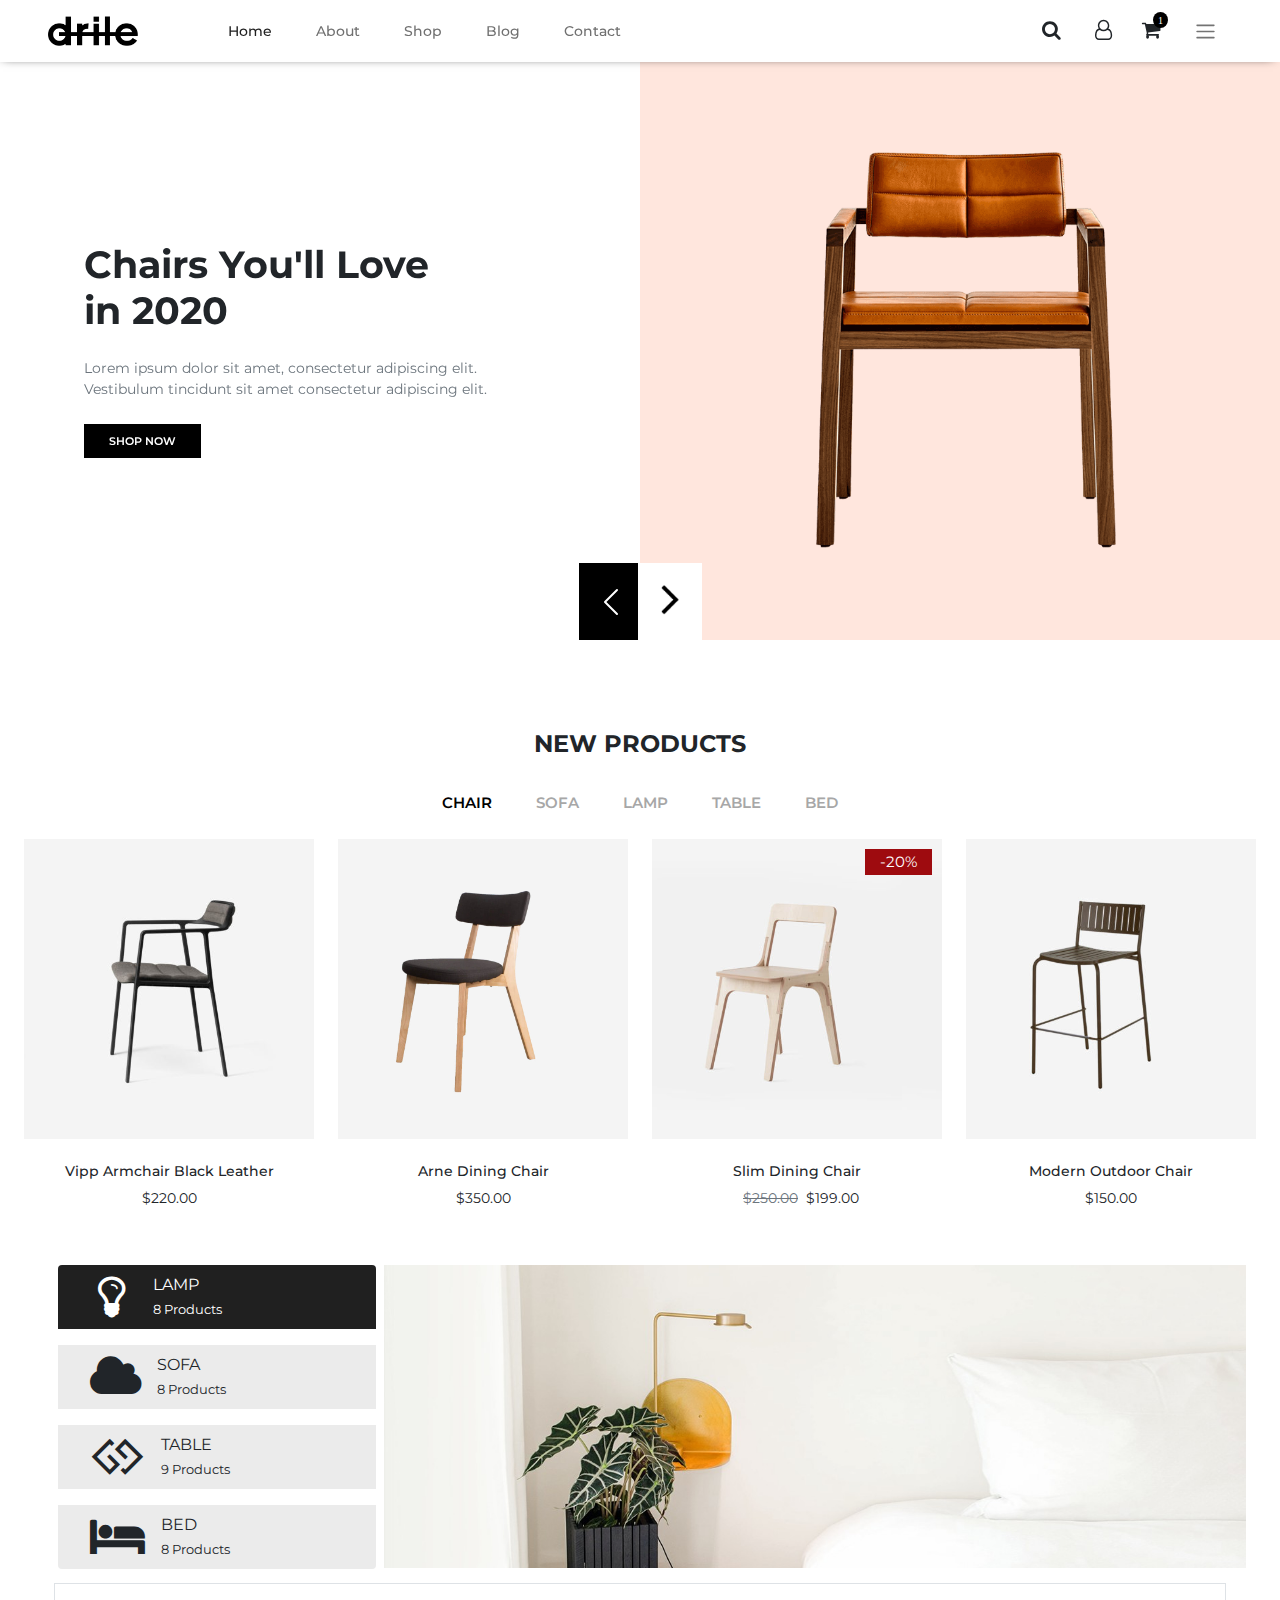
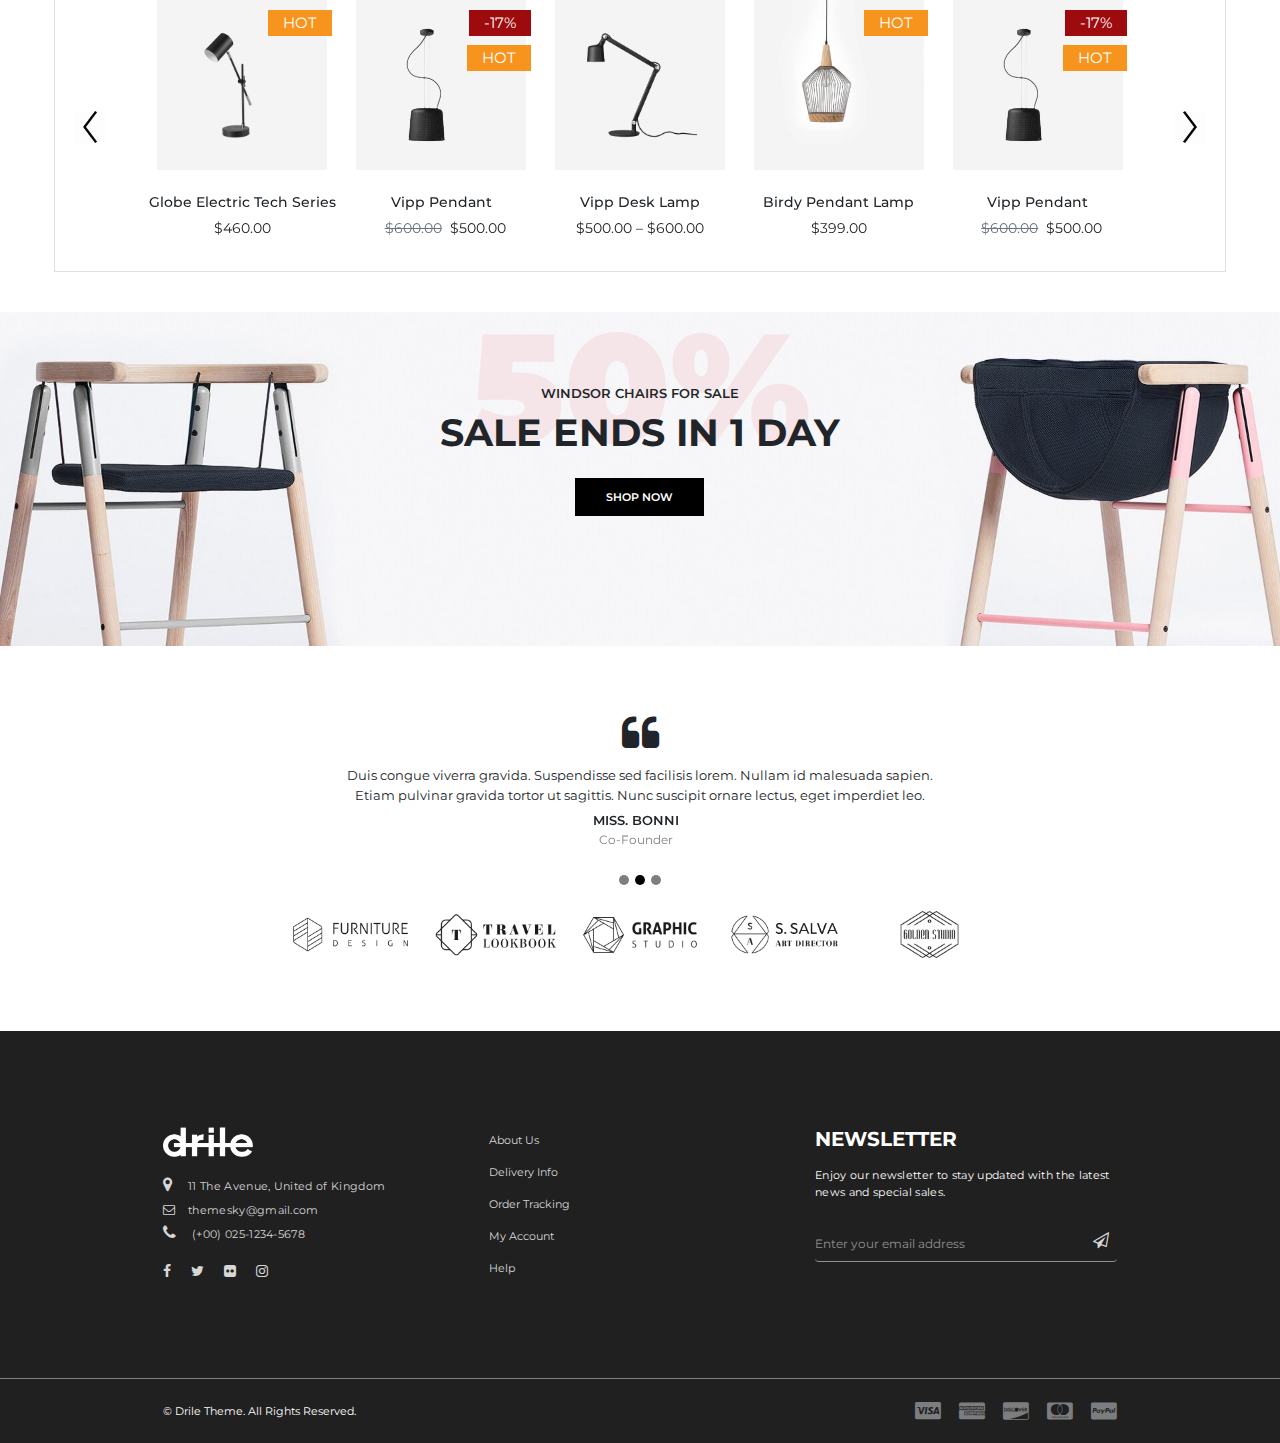
<file: index.html>
<!DOCTYPE html>
<html>
<head>
	<meta charset="utf-8">
	<title>Home</title>
	<link rel="stylesheet" type="text/css" href="css/bootstrap.min.css">
	<script type="text/javascript" src="js/popper.min.js"></script>
	<script type="text/javascript" src="js/bootstrap.min.js"></script>
	<link rel="stylesheet" type="text/css" href="font/css/font-awesome.min.css">
	<link rel="stylesheet" type="text/css" href="style.css">
	<link rel="preload" as="style" href="https://fonts.googleapis.com/css?family=Montserrat:500,600,700,200,300%7CFrank%20Ruhl%20Libre:700&amp;display=swap&amp;ver=1605598816">
	<link rel="stylesheet" href="https://fonts.googleapis.com/css?family=Montserrat:500,600,700,200,300%7CFrank%20Ruhl%20Libre:700&amp;display=swap&amp;ver=1605598816" media="all" onload="this.media='all'">
</head>
<body>

<div class="collapse py-3 px-5" id="navbarToggleExternalContent">
<a class="upper"><i class="fa fa-phone fa-lg" aria-hidden="true"></i> (+00) 025-1234-5678</a>
<a class="upper upper3">English</a>
<a class="upper upper2">USD</a>

</div>

	<nav class="navbar main px-3 px-lg-5 navbar-light">
  <div class="div-nav">
    <a class="navbar-brand" href="#"><img src="images/logo.png" class="img-fluid my-3 logo"></a>

          <a class="nav-link lists d-none d-lg-inline-block active" href="#">Home</a>
          <a class="lists1" href="About.html">About</a>
          <a class="lists1" href="Shop.html">Shop</a>
          <a class="lists1" href="Blog.html">Blog</a>
          <a class="lists1" href="Contact.html">Contact</a>
          <i class="fa fa-search nav-icons1 main-shift d-none d-lg-inline-block" aria-hidden="true"></i>
          <i class="fa fa-user-o nav-icons2 " aria-hidden="true"></i>
          <i class="fa fa-shopping-cart nav-icons3" aria-hidden="true">
            <span class="position-absolute  translate-middle soar rounded-circle">1</span>
          </i>


</div>

<button class="navbar-toggler d-lg-none positioning" type="button" data-bs-toggle="collapse" data-bs-target="#navbarSupportedContent" aria-controls="navbarSupportedContent" aria-expanded="false" aria-label="Toggle navigation">
      <span class="navbar-toggler-icon"></span>
    </button>
    <button class="navbar-toggler d-none d-lg-inline-block positioning" type="button" data-bs-toggle="collapse" data-bs-target="#navbarToggleExternalContent" aria-controls="navbarToggleExternalContent" aria-expanded="false" aria-label="Toggle navigation"> <span class="navbar-toggler-icon"></span>
    </button>
    <div class="collapse navbar-collapse" id="navbarSupportedContent">
      <ul class="navbar-nav me-auto mb-2 mb-lg-0">
        <li class="nav-item">
          <a class="small-lists small-lists1 active" aria-current="page" href="#">Home</a>
        </li>
        <li class="nav-item">
          <a class="small-lists" href="About.html">About</a>
        </li>
        <li class="nav-item">
          <a class="small-lists" href="Shop.html">Shop</a>
        </li>
        <li class="nav-item">
          <a class="small-lists" href="Blog.html">Blog</a>
        </li>
        <li class="nav-item">
          <a class="small-lists" href="Contact.html">Contact</a>
        </li>
        </ul>
    </div>
    
  </div>
  
</nav>
<!-- navbar -->

<!-- div1 -->

<div id="carouselExampleFade" class="carousel slide carousel-fade" data-bs-ride="carousel">
  <div class="carousel-inner div1">

    <div class="carousel-item active pos"  data-bs-interval="3000">

<div class="colour"></div>

      <div class="row">
        <div class="col-12 my-auto px-lg-5 col-lg-6 div1-a text-center text-lg-start order-lg-1 order-2">
          <h2 class="div1-h2 mx-lg-5 " >Chairs You'll Love<br> in 2020</h2>
          <p class="div1-p mx-5 pe-5 my-lg-4 text-muted">Lorem ipsum dolor sit amet, consectetur adipiscing elit. Vestibulum tincidunt sit amet consectetur adipiscing elit.</p>
            <button class="btn div1-butt mx-lg-5 p-2 px-4" type="button">SHOP NOW</button>
    </div>

<div class="col-12 col-lg-6 div1-b d-flex justify-content-center align-items-center order-lg-2 order-1">
      <img src="images/c1.png" class="img-fluid div1-image1 "  alt="...">
</div>
    </div> <!-- row -->
    </div> <!-- carousel -->


    <div class="carousel-item pos" data-bs-interval="3000">
<div class="colour col2"></div>

      <div class="row">
        <div class="col-12 my-auto px-lg-5 col-lg-6 div1-a text-center text-lg-start order-lg-1 order-2">
          <h2 class="div1-h2 mx-lg-5 " >Lamps Living Room<br>& More</h2>
          <p class="div1-p mx-5 pe-5 my-lg-4 text-muted">Lorem ipsum dolor sit amet, consectetur adipiscing elit. Vestibulum tincidunt sit amet consectetur adipiscing elit.</p>
            <button class="btn div1-butt mx-lg-5 p-2 px-4" type="button">SHOP NOW</button>
    </div>

<div class="col-12 col-lg-6 div1-b d-flex justify-content-center align-items-center order-lg-2 order-1">
      <img src="images/c2.png" class="img-fluid div1-image1 "  alt="...">
</div>
    </div> <!-- row -->

    </div>


    <div class="carousel-item pos" data-bs-interval="3000">
<div class="colour col3"></div>

      <div class="row">
        <div class="col-12 my-auto px-lg-5 col-lg-6 div1-a text-center text-lg-start order-lg-1 order-2">
          <h2 class="div1-h2 mx-lg-5 " >Sofa Set<br>Upto 50% Off</h2>
          <p class="div1-p mx-5 pe-5 my-lg-4 text-muted">Lorem ipsum dolor sit amet, consectetur adipiscing elit. Vestibulum tincidunt sit amet consectetur adipiscing elit.</p>
            <button class="btn div1-butt mx-lg-5 p-2 px-4" type="button">SHOP NOW</button>
    </div>

<div class="col-12 col-lg-6 div1-b d-flex justify-content-center align-items-center order-lg-2 order-1">
      <img src="images/c3.png" class="img-fluid div1-image1 "  alt="...">
</div>
    </div> <!-- row -->

    </div>

  </div>
  <button class="carousel-control-prev div1-car" type="button" data-bs-target="#carouselExampleFade" data-bs-slide="prev">
    <span class="carousel-control-prev-icon div1-back" aria-hidden="true"></span>
    <span class="visually-hidden">Previous</span>
  </button>
  <button class="carousel-control-next div1-car2" type="button" data-bs-target="#carouselExampleFade" data-bs-slide="next">
    <span class="carousel-control-next-icon nexty  div1-back2" aria-hidden="true"></span>
    <span class="visually-hidden">Next</span>
  </button>
</div>
<!-- div1 -->

<!-- div2 -->

<div class="div2" >

  <h2 class="div2-h3 text-center">NEW PRODUCTS</h2>
<div class="row justify-content-center">
  <div class=" text-center my-4">
    <div class="list-group div2-list d-inline-block div2-tp" id="list-tab">
      <a class="div2-lists list-group-item-action selected active" id="list-home-list" data-bs-toggle="list" href="#list-home">CHAIR</a>
      <a class="div2-lists list-group-item-action" id="list-profile-list" data-bs-toggle="list" href="#list-profile" role="tab" aria-controls="list-profile">SOFA</a>
      <a class="div2-lists list-group-item-action" id="list-messages-list" data-bs-toggle="list" href="#list-messages" role="tab" aria-controls="list-messages">LAMP</a>
      <a class="div2-lists list-group-item-action" id="list-settings-list" data-bs-toggle="list" href="#list-settings" role="tab" aria-controls="list-settings">TABLE</a>
      <a class="div2-lists list-group-item-action" id="list-bed-list" data-bs-toggle="list" href="#list-bed" role="tab" aria-controls="list-settings">BED</a>
    </div>
  </div>
</div>

    <div class="tab-content" id="nav-tabContent">


      <div class="tab-pane fade show active" id="list-home" role="tabpanel" aria-labelledby="list-home-list">
<div class="row justify-content-center gap-4">

  <div class="col-5 col-md-5 col-lg-3 chair">
    <div class="img-fluid chair-div">
      <div class="second img-fluid"></div>
      <div class="chair-img img-fluid"></div>
  </div>
  <div class="d-none d-xl-block">
<button type="" class="btn btn-outline-dark div2-bot bot1"><i class="fa fa-eye" aria-hidden="true"></i></button>
<button type="button" class="btn btn-outline-dark div2-bot bot2"><i class="fa fa-refresh" aria-hidden="true"></i></button>
<button type="button" class="btn btn-outline-dark div2-bot bot3"><i class="fa fa-heart-o" aria-hidden="true"></i></button>
<button type="button" class="btn btn-outline-dark div2-bot bot4"><i class="fa fa-shopping-cart" aria-hidden="true"></i></button>
</div>

<h3 class="div2-p text-center mt-4">Vipp Armchair Black Leather</h3>
<p class="div2-p text-center">$220.00</p>
<div class="text-center d-xl-none">
<button type="button" class="btn div2-butt-icon"><i class="fa fa-refresh butt-icon" aria-hidden="true"></i></button>
<button type="button" class="btn div2-butt-icon"><i class="fa fa-shopping-cart butt-icon" aria-hidden="true"></i></button>
<button type="button" class="btn div2-butt-icon"><i class="fa fa-heart-o butt-icon" aria-hidden="true"></i></button>
</div>
      </div>

      <div class="col-5 col-md-5 col-lg-3 chair">
    <div class="img-fluid chair-div">
      <div class="second third img-fluid"></div>
      <div class="chair-img third2 img-fluid"></div>
  </div>
  <div class="d-none d-xl-block">
<button type="" class="btn btn-outline-dark div2-bot bot1"><i class="fa fa-eye" aria-hidden="true"></i></button>
<button type="button" class="btn btn-outline-dark div2-bot bot2"><i class="fa fa-refresh" aria-hidden="true"></i></button>
<button type="button" class="btn btn-outline-dark div2-bot bot3"><i class="fa fa-heart-o" aria-hidden="true"></i></button>
<button type="button" class="btn btn-outline-dark div2-bot bot4"><i class="fa fa-shopping-cart" aria-hidden="true"></i></button>
</div>

<h3 class="div2-p text-center mt-4">Arne Dining Chair</h3>
<p class="div2-p text-center">$350.00</p>
<div class="text-center d-xl-none">
<button type="button" class="btn div2-butt-icon"><i class="fa fa-refresh butt-icon" aria-hidden="true"></i></button>
<button type="button" class="btn div2-butt-icon"><i class="fa fa-shopping-cart butt-icon" aria-hidden="true"></i></button>
<button type="button" class="btn div2-butt-icon"><i class="fa fa-heart-o butt-icon" aria-hidden="true"></i></button>
</div>
      </div>


      <div class="col-5 col-md-5 col-lg-3 chair">
    <div class="img-fluid chair-div">
      <div class="second four img-fluid"></div>
      <div class="chair-img four2 img-fluid"></div>
  </div>
  <div class="d-none d-xl-block">
<button type="" class="btn btn-outline-dark div2-bot bot1"><i class="fa fa-eye" aria-hidden="true"></i></button>
<button type="button" class="btn btn-outline-dark div2-bot bot2"><i class="fa fa-refresh" aria-hidden="true"></i></button>
<button type="button" class="btn btn-outline-dark div2-bot bot3"><i class="fa fa-heart-o" aria-hidden="true"></i></button>
<button type="button" class="btn btn-outline-dark div2-bot bot4"><i class="fa fa-shopping-cart" aria-hidden="true"></i></button>
</div>
<button class="disc-butt">-20%</button>
<h3 class="div2-p text-center mt-4">Slim Dining Chair</h3>
<p class="div2-p text-center"><span class="text-muted mx-2"><strike>$250.00</strike></span>$199.00</p>
<div class="text-center d-xl-none">
<button type="button" class="btn div2-butt-icon"><i class="fa fa-refresh butt-icon" aria-hidden="true"></i></button>
<button type="button" class="btn div2-butt-icon"><i class="fa fa-shopping-cart butt-icon" aria-hidden="true"></i></button>
<button type="button" class="btn div2-butt-icon"><i class="fa fa-heart-o butt-icon" aria-hidden="true"></i></button>
</div>
      </div>
<!-- cp -->


      <div class="col-5 col-md-5 col-lg-3 chair">
    <div class="img-fluid chair-div">
      <div class="second five img-fluid"></div>
      <div class="chair-img five2 img-fluid"></div>
  </div>
  <div class="d-none d-xl-block">
<button type="" class="btn btn-outline-dark div2-bot bot1"><i class="fa fa-eye" aria-hidden="true"></i></button>
<button type="button" class="btn btn-outline-dark div2-bot bot2"><i class="fa fa-refresh" aria-hidden="true"></i></button>
<button type="button" class="btn btn-outline-dark div2-bot bot3"><i class="fa fa-heart-o" aria-hidden="true"></i></button>
<button type="button" class="btn btn-outline-dark div2-bot bot4"><i class="fa fa-shopping-cart" aria-hidden="true"></i></button>
</div>

<h3 class="div2-p text-center mt-4">Modern Outdoor Chair</h3>
<p class="div2-p text-center">$150.00</p>
<div class="text-center d-xl-none">
<button type="button" class="btn div2-butt-icon"><i class="fa fa-refresh butt-icon" aria-hidden="true"></i></button>
<button type="button" class="btn div2-butt-icon"><i class="fa fa-shopping-cart butt-icon" aria-hidden="true"></i></button>
<button type="button" class="btn div2-butt-icon"><i class="fa fa-heart-o butt-icon" aria-hidden="true"></i></button>
</div>
      </div>
</div>
</div>


      <div class="tab-pane fade" id="list-profile" role="tabpanel" aria-labelledby="list-profile-list">
        <div class="row justify-content-center gap-4">

  <div class="col-5 col-md-5 col-lg-3 chair">
    <div class="img-fluid chair-div">
      <div class="second sofa1 img-fluid"></div>
      <div class="chair-img sofa1 img-fluid"></div>
  </div>
  <div class="d-none d-xl-block">
<button type="" class="btn btn-outline-dark div2-bot bot1"><i class="fa fa-eye" aria-hidden="true"></i></button>
<button type="button" class="btn btn-outline-dark div2-bot bot2"><i class="fa fa-refresh" aria-hidden="true"></i></button>
<button type="button" class="btn btn-outline-dark div2-bot bot3"><i class="fa fa-heart-o" aria-hidden="true"></i></button>
<button type="button" class="btn btn-outline-dark div2-bot bot4"><i class="fa fa-shopping-cart" aria-hidden="true"></i></button>
</div>

<h3 class="div2-p text-center mt-4">Cylindo Accent Arm Chair</h3>
<p class="div2-p text-center">$699.00</p>
<div class="text-center d-xl-none">
<button type="button" class="btn div2-butt-icon"><i class="fa fa-refresh butt-icon" aria-hidden="true"></i></button>
<button type="button" class="btn div2-butt-icon"><i class="fa fa-shopping-cart butt-icon" aria-hidden="true"></i></button>
<button type="button" class="btn div2-butt-icon"><i class="fa fa-heart-o butt-icon" aria-hidden="true"></i></button>
</div>
      </div>

      <div class="col-5 col-md-5 col-lg-3 chair">
    <div class="img-fluid chair-div">
      <div class="second sofa2 img-fluid"></div>
      <div class="chair-img sofa2b img-fluid"></div>
  </div>
  <div class="d-none d-xl-block">
<button type="" class="btn btn-outline-dark div2-bot bot1"><i class="fa fa-eye" aria-hidden="true"></i></button>
<button type="button" class="btn btn-outline-dark div2-bot bot2"><i class="fa fa-refresh" aria-hidden="true"></i></button>
<button type="button" class="btn btn-outline-dark div2-bot bot3"><i class="fa fa-heart-o" aria-hidden="true"></i></button>
<button type="button" class="btn btn-outline-dark div2-bot bot4"><i class="fa fa-shopping-cart" aria-hidden="true"></i></button>
</div>
<button class="disc-butt">-31%</button>

<h3 class="div2-p text-center mt-4">Cylindo Fabric Sofa</h3>
<p class="div2-p text-center"><span class="text-muted mx-2"><strike>$1,459.00</strike></span>$1,000.00</p>
<div class="text-center d-xl-none">
<button type="button" class="btn div2-butt-icon"><i class="fa fa-refresh butt-icon" aria-hidden="true"></i></button>
<button type="button" class="btn div2-butt-icon"><i class="fa fa-shopping-cart butt-icon" aria-hidden="true"></i></button>
<button type="button" class="btn div2-butt-icon"><i class="fa fa-heart-o butt-icon" aria-hidden="true"></i></button>
</div>
      </div>


      <div class="col-5 col-md-5 col-lg-3 chair">
    <div class="img-fluid chair-div">
      <div class="second sofa3 img-fluid"></div>
      <div class="chair-img sofa3b img-fluid"></div>
  </div>
  <div class="d-none d-xl-block">
<button type="" class="btn btn-outline-dark div2-bot bot1"><i class="fa fa-eye" aria-hidden="true"></i></button>
<button type="button" class="btn btn-outline-dark div2-bot bot2"><i class="fa fa-refresh" aria-hidden="true"></i></button>
<button type="button" class="btn btn-outline-dark div2-bot bot3"><i class="fa fa-heart-o" aria-hidden="true"></i></button>
<button type="button" class="btn btn-outline-dark div2-bot bot4"><i class="fa fa-shopping-cart" aria-hidden="true"></i></button>
</div>
<h3 class="div2-p text-center mt-4">Haiku 2-Seater Sofa</h3>
<p class="div2-p text-center">$999.00 – $1,499.00</p>
<div class="text-center d-xl-none">
<button type="button" class="btn div2-butt-icon"><i class="fa fa-refresh butt-icon" aria-hidden="true"></i></button>
<button type="button" class="btn div2-butt-icon"><i class="fa fa-shopping-cart butt-icon" aria-hidden="true"></i></button>
<button type="button" class="btn div2-butt-icon"><i class="fa fa-heart-o butt-icon" aria-hidden="true"></i></button>
</div>
      </div>

      <div class="col-5 col-md-5 col-lg-3 chair">
    <div class="img-fluid chair-div">
      <div class="second sofa4 img-fluid"></div>
      <div class="chair-img sofa4b img-fluid"></div>
  </div>
  <div class="d-none d-xl-block">
<button type="" class="btn btn-outline-dark div2-bot bot1"><i class="fa fa-eye" aria-hidden="true"></i></button>
<button type="button" class="btn btn-outline-dark div2-bot bot2"><i class="fa fa-refresh" aria-hidden="true"></i></button>
<button type="button" class="btn btn-outline-dark div2-bot bot3"><i class="fa fa-heart-o" aria-hidden="true"></i></button>
<button type="button" class="btn btn-outline-dark div2-bot bot4"><i class="fa fa-shopping-cart" aria-hidden="true"></i></button>
</div>
<button class="disc-butt sofa4col">HOT</button>

<h3 class="div2-p text-center mt-4">Fabric Outdoor Sofa</h3>
<p class="div2-p text-center">$699.00 – $799.00</p>
<div class="text-center d-xl-none">
<button type="button" class="btn div2-butt-icon"><i class="fa fa-refresh butt-icon" aria-hidden="true"></i></button>
<button type="button" class="btn div2-butt-icon"><i class="fa fa-shopping-cart butt-icon" aria-hidden="true"></i></button>
<button type="button" class="btn div2-butt-icon"><i class="fa fa-heart-o butt-icon" aria-hidden="true"></i></button>
</div>
      </div>
</div>

      </div>

      <div class="tab-pane fade" id="list-messages" role="tabpanel" aria-labelledby="list-messages-list">

 <div class="row justify-content-center gap-4">

  <div class="col-5 col-md-5 col-lg-3 chair">
    <div class="img-fluid chair-div">
      <div class="second lamp1 img-fluid"></div>
      <div class="chair-img lamp1b img-fluid"></div>
  </div>
  <div class="d-none d-xl-block">
<button type="" class="btn btn-outline-dark div2-bot bot1"><i class="fa fa-eye" aria-hidden="true"></i></button>
<button type="button" class="btn btn-outline-dark div2-bot bot2"><i class="fa fa-refresh" aria-hidden="true"></i></button>
<button type="button" class="btn btn-outline-dark div2-bot bot3"><i class="fa fa-heart-o" aria-hidden="true"></i></button>
<button type="button" class="btn btn-outline-dark div2-bot bot4"><i class="fa fa-shopping-cart" aria-hidden="true"></i></button>
</div>
<button class="disc-butt sofa4col">HOT</button>

<h3 class="div2-p text-center mt-4">Globe Electric Tech Series</h3>
<p class="div2-p text-center">$460.00</p>
<div class="text-center d-xl-none">
<button type="button" class="btn div2-butt-icon"><i class="fa fa-refresh butt-icon" aria-hidden="true"></i></button>
<button type="button" class="btn div2-butt-icon"><i class="fa fa-shopping-cart butt-icon" aria-hidden="true"></i></button>
<button type="button" class="btn div2-butt-icon"><i class="fa fa-heart-o butt-icon" aria-hidden="true"></i></button>
</div>
      </div>

      <div class="col-5 col-md-5 col-lg-3 chair">
    <div class="img-fluid chair-div">
      <div class="second lamp2 img-fluid"></div>
      <div class="chair-img lamp2b img-fluid"></div>
  </div>
  <div class="d-none d-xl-block">
<button type="" class="btn btn-outline-dark div2-bot bot1"><i class="fa fa-eye" aria-hidden="true"></i></button>
<button type="button" class="btn btn-outline-dark div2-bot bot2"><i class="fa fa-refresh" aria-hidden="true"></i></button>
<button type="button" class="btn btn-outline-dark div2-bot bot3"><i class="fa fa-heart-o" aria-hidden="true"></i></button>
<button type="button" class="btn btn-outline-dark div2-bot bot4"><i class="fa fa-shopping-cart" aria-hidden="true"></i></button>
</div>
<button class="disc-butt">-17%</button>
<button class="disc-butt hot sofa4col">HOT</button>

<h3 class="div2-p text-center mt-4">Vipp Pendant</h3>
<p class="div2-p text-center"><span class="text-muted mx-2"><strike>$600.00</strike></span>$500.00</p>
<div class="text-center d-xl-none">
<button type="button" class="btn div2-butt-icon"><i class="fa fa-refresh butt-icon" aria-hidden="true"></i></button>
<button type="button" class="btn div2-butt-icon"><i class="fa fa-shopping-cart butt-icon" aria-hidden="true"></i></button>
<button type="button" class="btn div2-butt-icon"><i class="fa fa-heart-o butt-icon" aria-hidden="true"></i></button>
</div>
      </div>


      <div class="col-5 col-md-5 col-lg-3 chair">
    <div class="img-fluid chair-div">
      <div class="second lamp3 img-fluid"></div>
      <div class="chair-img lamp3b img-fluid"></div>
  </div>
  <div class="d-none d-xl-block">
<button type="" class="btn btn-outline-dark div2-bot bot1"><i class="fa fa-eye" aria-hidden="true"></i></button>
<button type="button" class="btn btn-outline-dark div2-bot bot2"><i class="fa fa-refresh" aria-hidden="true"></i></button>
<button type="button" class="btn btn-outline-dark div2-bot bot3"><i class="fa fa-heart-o" aria-hidden="true"></i></button>
<button type="button" class="btn btn-outline-dark div2-bot bot4"><i class="fa fa-shopping-cart" aria-hidden="true"></i></button>
</div>
<h3 class="div2-p text-center mt-4">Vipp Desk Lamp</h3>
<p class="div2-p text-center">$500.00 – $600.00</p>
<div class="text-center d-xl-none">
<button type="button" class="btn div2-butt-icon"><i class="fa fa-refresh butt-icon" aria-hidden="true"></i></button>
<button type="button" class="btn div2-butt-icon"><i class="fa fa-shopping-cart butt-icon" aria-hidden="true"></i></button>
<button type="button" class="btn div2-butt-icon"><i class="fa fa-heart-o butt-icon" aria-hidden="true"></i></button>
</div>
      </div>

      <div class="col-5 col-md-5 col-lg-3 chair">
    <div class="img-fluid chair-div">
      <div class="second lamp4 img-fluid"></div>
      <div class="chair-img lamp4b img-fluid"></div>
  </div>
  <div class="d-none d-xl-block">
<button type="" class="btn btn-outline-dark div2-bot bot1"><i class="fa fa-eye" aria-hidden="true"></i></button>
<button type="button" class="btn btn-outline-dark div2-bot bot2"><i class="fa fa-refresh" aria-hidden="true"></i></button>
<button type="button" class="btn btn-outline-dark div2-bot bot3"><i class="fa fa-heart-o" aria-hidden="true"></i></button>
<button type="button" class="btn btn-outline-dark div2-bot bot4"><i class="fa fa-shopping-cart" aria-hidden="true"></i></button>
</div>
<button class="disc-butt sofa4col">HOT</button>

<h3 class="div2-p text-center mt-4">Birdy Pendant Lamp</h3>
<p class="div2-p text-center">$399.00</p>
<div class="text-center d-xl-none">
<button type="button" class="btn div2-butt-icon"><i class="fa fa-refresh butt-icon" aria-hidden="true"></i></button>
<button type="button" class="btn div2-butt-icon"><i class="fa fa-shopping-cart butt-icon" aria-hidden="true"></i></button>
<button type="button" class="btn div2-butt-icon"><i class="fa fa-heart-o butt-icon" aria-hidden="true"></i></button>
</div>
      </div>
</div>

      </div>


      <div class="tab-pane fade" id="list-settings" role="tabpanel" aria-labelledby="list-settings-list">
        <div class="row justify-content-center gap-4">

  <div class="col-5 col-md-5 col-lg-3 chair">
    <div class="img-fluid chair-div">
      <div class="second tab1 img-fluid"></div>
      <div class="chair-img tab1b img-fluid"></div>
  </div>
  <div class="d-none d-xl-block">
<button type="" class="btn btn-outline-dark div2-bot bot1"><i class="fa fa-eye" aria-hidden="true"></i></button>
<button type="button" class="btn btn-outline-dark div2-bot bot2"><i class="fa fa-refresh" aria-hidden="true"></i></button>
<button type="button" class="btn btn-outline-dark div2-bot bot3"><i class="fa fa-heart-o" aria-hidden="true"></i></button>
<button type="button" class="btn btn-outline-dark div2-bot bot4"><i class="fa fa-shopping-cart" aria-hidden="true"></i></button>
</div>
<button class="disc-butt sofa4col">HOT</button>

<h3 class="div2-p text-center mt-4">Draht Hocker Sidetable</h3>
<p class="div2-p text-center">$299.00</p>
<div class="text-center d-xl-none">
<button type="button" class="btn div2-butt-icon"><i class="fa fa-refresh butt-icon" aria-hidden="true"></i></button>
<button type="button" class="btn div2-butt-icon"><i class="fa fa-shopping-cart butt-icon" aria-hidden="true"></i></button>
<button type="button" class="btn div2-butt-icon"><i class="fa fa-heart-o butt-icon" aria-hidden="true"></i></button>
</div>
      </div>

      <div class="col-5 col-md-5 col-lg-3 chair">
    <div class="img-fluid chair-div">
      <div class="second tab2 img-fluid"></div>
      <div class="chair-img tab2b img-fluid"></div>
  </div>
  <div class="d-none d-xl-block">
<button type="" class="btn btn-outline-dark div2-bot bot1"><i class="fa fa-eye" aria-hidden="true"></i></button>
<button type="button" class="btn btn-outline-dark div2-bot bot2"><i class="fa fa-refresh" aria-hidden="true"></i></button>
<button type="button" class="btn btn-outline-dark div2-bot bot3"><i class="fa fa-heart-o" aria-hidden="true"></i></button>
<button type="button" class="btn btn-outline-dark div2-bot bot4"><i class="fa fa-shopping-cart" aria-hidden="true"></i></button>
</div>
<button class="disc-butt">-32%</button>

<h3 class="div2-p text-center mt-4">Vasagle Vanity Table</h3>
<p class="div2-p text-center"><span class="text-muted mx-2"><strike>$1760.00</strike></span>$1200.00</p>
<div class="text-center d-xl-none">
<button type="button" class="btn div2-butt-icon"><i class="fa fa-refresh butt-icon" aria-hidden="true"></i></button>
<button type="button" class="btn div2-butt-icon"><i class="fa fa-shopping-cart butt-icon" aria-hidden="true"></i></button>
<button type="button" class="btn div2-butt-icon"><i class="fa fa-heart-o butt-icon" aria-hidden="true"></i></button>
</div>
      </div>


      <div class="col-5 col-md-5 col-lg-3 chair">
    <div class="img-fluid chair-div">
      <div class="second tab3 img-fluid"></div>
      <div class="chair-img tab3b img-fluid"></div>
  </div>
  <div class="d-none d-xl-block">
<button type="" class="btn btn-outline-dark div2-bot bot1"><i class="fa fa-eye" aria-hidden="true"></i></button>
<button type="button" class="btn btn-outline-dark div2-bot bot2"><i class="fa fa-refresh" aria-hidden="true"></i></button>
<button type="button" class="btn btn-outline-dark div2-bot bot3"><i class="fa fa-heart-o" aria-hidden="true"></i></button>
<button type="button" class="btn btn-outline-dark div2-bot bot4"><i class="fa fa-shopping-cart" aria-hidden="true"></i></button>
</div>
<h3 class="div2-p text-center mt-4">Modern Side Table</h3>
<p class="div2-p text-center">$500.00</p>
<div class="text-center d-xl-none">
<button type="button" class="btn div2-butt-icon"><i class="fa fa-refresh butt-icon" aria-hidden="true"></i></button>
<button type="button" class="btn div2-butt-icon"><i class="fa fa-shopping-cart butt-icon" aria-hidden="true"></i></button>
<button type="button" class="btn div2-butt-icon"><i class="fa fa-heart-o butt-icon" aria-hidden="true"></i></button>
</div>
      </div>

      <div class="col-5 col-md-5 col-lg-3 chair">
    <div class="img-fluid chair-div">
      <div class="second tab4 img-fluid"></div>
      <div class="chair-img tab4b img-fluid"></div>
  </div>
  <div class="d-none d-xl-block">
<button type="" class="btn btn-outline-dark div2-bot bot1"><i class="fa fa-eye" aria-hidden="true"></i></button>
<button type="button" class="btn btn-outline-dark div2-bot bot2"><i class="fa fa-refresh" aria-hidden="true"></i></button>
<button type="button" class="btn btn-outline-dark div2-bot bot3"><i class="fa fa-heart-o" aria-hidden="true"></i></button>
<button type="button" class="btn btn-outline-dark div2-bot bot4"><i class="fa fa-shopping-cart" aria-hidden="true"></i></button>
</div>
<button class="disc-butt sofa4col">HOT</button>

<h3 class="div2-p text-center mt-4">Bundle Desk</h3>
<p class="div2-p text-center">$750.00</p>
<div class="text-center d-xl-none">
<button type="button" class="btn div2-butt-icon"><i class="fa fa-refresh butt-icon" aria-hidden="true"></i></button>
<button type="button" class="btn div2-butt-icon"><i class="fa fa-shopping-cart butt-icon" aria-hidden="true"></i></button>
<button type="button" class="btn div2-butt-icon"><i class="fa fa-heart-o butt-icon" aria-hidden="true"></i></button>
</div>
      </div>
</div>
</div>

<div class="tab-pane fade" id="list-bed" role="tabpanel" aria-labelledby="list-bed-list">
        <div class="row justify-content-center gap-4">

  <div class="col-5 col-md-5 col-lg-3 chair">
    <div class="img-fluid chair-div">
      <div class="second bed1 img-fluid"></div>
      <div class="chair-img bed1b img-fluid"></div>
  </div>
  <div class="d-none d-xl-block">
<button type="" class="btn btn-outline-dark div2-bot bot1"><i class="fa fa-eye" aria-hidden="true"></i></button>
<button type="button" class="btn btn-outline-dark div2-bot bot2"><i class="fa fa-refresh" aria-hidden="true"></i></button>
<button type="button" class="btn btn-outline-dark div2-bot bot3"><i class="fa fa-heart-o" aria-hidden="true"></i></button>
<button type="button" class="btn btn-outline-dark div2-bot bot4"><i class="fa fa-shopping-cart" aria-hidden="true"></i></button>
</div>

<h3 class="div2-p text-center mt-4">Modway Olivia Bed</h3>
<p class="div2-p text-center">$1200.00</p>
<div class="text-center d-xl-none">
<button type="button" class="btn div2-butt-icon"><i class="fa fa-refresh butt-icon" aria-hidden="true"></i></button>
<button type="button" class="btn div2-butt-icon"><i class="fa fa-shopping-cart butt-icon" aria-hidden="true"></i></button>
<button type="button" class="btn div2-butt-icon"><i class="fa fa-heart-o butt-icon" aria-hidden="true"></i></button>
</div>
      </div>

      <div class="col-5 col-md-5 col-lg-3 chair">
    <div class="img-fluid chair-div">
      <div class="second bed2 img-fluid"></div>
      <div class="chair-img bed2b img-fluid"></div>
  </div>
  <div class="d-none d-xl-block">
<button type="" class="btn btn-outline-dark div2-bot bot1"><i class="fa fa-eye" aria-hidden="true"></i></button>
<button type="button" class="btn btn-outline-dark div2-bot bot2"><i class="fa fa-refresh" aria-hidden="true"></i></button>
<button type="button" class="btn btn-outline-dark div2-bot bot3"><i class="fa fa-heart-o" aria-hidden="true"></i></button>
<button type="button" class="btn btn-outline-dark div2-bot bot4"><i class="fa fa-shopping-cart" aria-hidden="true"></i></button>
</div>

<h3 class="div2-p text-center mt-4">Gwyneth Velvet King Bed</h3>
<p class="div2-p text-center">$1200.00</p>
<div class="text-center d-xl-none">
<button type="button" class="btn div2-butt-icon"><i class="fa fa-refresh butt-icon" aria-hidden="true"></i></button>
<button type="button" class="btn div2-butt-icon"><i class="fa fa-shopping-cart butt-icon" aria-hidden="true"></i></button>
<button type="button" class="btn div2-butt-icon"><i class="fa fa-heart-o butt-icon" aria-hidden="true"></i></button>
</div>
      </div>


      <div class="col-5 col-md-5 col-lg-3 chair">
    <div class="img-fluid chair-div">
      <div class="second bed3 img-fluid"></div>
      <div class="chair-img bed3b img-fluid"></div>
  </div>
  <div class="d-none d-xl-block">
<button type="" class="btn btn-outline-dark div2-bot bot1"><i class="fa fa-eye" aria-hidden="true"></i></button>
<button type="button" class="btn btn-outline-dark div2-bot bot2"><i class="fa fa-refresh" aria-hidden="true"></i></button>
<button type="button" class="btn btn-outline-dark div2-bot bot3"><i class="fa fa-heart-o" aria-hidden="true"></i></button>
<button type="button" class="btn btn-outline-dark div2-bot bot4"><i class="fa fa-shopping-cart" aria-hidden="true"></i></button>
</div>
<h3 class="div2-p text-center mt-4">Upholstered Bed</h3>
<p class="div2-p text-center">$1200.00</p>
<div class="text-center d-xl-none">
<button type="button" class="btn div2-butt-icon"><i class="fa fa-refresh butt-icon" aria-hidden="true"></i></button>
<button type="button" class="btn div2-butt-icon"><i class="fa fa-shopping-cart butt-icon" aria-hidden="true"></i></button>
<button type="button" class="btn div2-butt-icon"><i class="fa fa-heart-o butt-icon" aria-hidden="true"></i></button>
</div>
      </div>

      <div class="col-5 col-md-5 col-lg-3 chair">
    <div class="img-fluid chair-div">
      <div class="second bed4 img-fluid"></div>
      <div class="chair-img bed4b img-fluid"></div>
  </div>
  <div class="d-none d-xl-block">
<button type="" class="btn btn-outline-dark div2-bot bot1"><i class="fa fa-eye" aria-hidden="true"></i></button>
<button type="button" class="btn btn-outline-dark div2-bot bot2"><i class="fa fa-refresh" aria-hidden="true"></i></button>
<button type="button" class="btn btn-outline-dark div2-bot bot3"><i class="fa fa-heart-o" aria-hidden="true"></i></button>
<button type="button" class="btn btn-outline-dark div2-bot bot4"><i class="fa fa-shopping-cart" aria-hidden="true"></i></button>
</div>

<h3 class="div2-p text-center mt-4">Montana King Bed</h3>
<p class="div2-p text-center">$1000.00 - $1500.00</p>
<div class="text-center d-xl-none">
<button type="button" class="btn div2-butt-icon"><i class="fa fa-refresh butt-icon" aria-hidden="true"></i></button>
<button type="button" class="btn div2-butt-icon"><i class="fa fa-shopping-cart butt-icon" aria-hidden="true"></i></button>
<button type="button" class="btn div2-butt-icon"><i class="fa fa-heart-o butt-icon" aria-hidden="true"></i></button>
</div>
      </div>
</div>
      </div>
    </div>
  </div>
</div>

</div>
<!-- div2 -->
<!-- div3 -->
<div class="div3">
<div class="row justify-content-center">
  <div class="col-11 col-md-3 ms-md-4 p-1 order-2 order-md-1">
    <div class="list-group gap-3 " id="list-tab" role="tablist">
      <a class="list-group-item d-flex list-group-item-action active" id="list-home-list" data-bs-toggle="list" href="#frame1" role="tab" aria-controls="list-home">
        <i class="fa fa-lightbulb-o mx-4 fa-3x" aria-hidden="true"></i>
        <div class="frame-a ms-1">LAMP<br><span style="font-size: 13px;">8 Products</span></div>
      </a>

      <a class="list-group-item d-flex list-group-item-action" id="list-profile-list" data-bs-toggle="list" href="#frame2" role="tab" aria-controls="list-profile">
        <i class="fa fa-cloud mx-3 fa-3x" aria-hidden="true"></i>
        <div class="frame-a">SOFA<br><span style="font-size: 13px;">8 Products</span></div>
      </a>

      <a class="list-group-item d-flex list-group-item-action" id="list-messages-list" data-bs-toggle="list" href="#frame3" role="tab" aria-controls="list-messages">
        <i class="fa fa-gg mx-3 fa-3x" aria-hidden="true"></i>
        <div class="frame-a">TABLE<br><span style="font-size: 13px;">9 Products</span></div>
      </a>

      <a class="list-group-item d-flex list-group-item-action" id="list-settings-list" data-bs-toggle="list" href="#frame4" role="tab" aria-controls="list-settings">
        <i class="fa fa-bed mx-3 fa-3x" aria-hidden="true"></i>
        <div class="frame-a">BED<br><span style="font-size: 13px;">8 Products</span></div>
      </a>
    </div>
  </div>
  <div class="col-11 col-md-8 p-1 order-1 order-md-2" >
    <div class="tab-content" id="nav-tabContent">
      <div class="tab-pane fade show active" id="frame1">
        <img src="images/bg1.jpg" class="img-fluid frame-img">
      </div>
      <div class="tab-pane fade" id="frame2">
        <img src="images/bg3.jpg" class="img-fluid frame-img">
      </div>
      <div class="tab-pane fade" id="frame3">
        <img src="images/bg2.jpg" class="img-fluid frame-img">
      </div>
      <div class="tab-pane fade" id="frame4">
        <img src="images/bg4.jpg" class="img-fluid frame-img">
      </div>
    </div>
  </div>
</div>

</div>
<!-- div3 -->
<!-- divextra -->
<div  class="divextra">
<div class="row justify-content-center">
  <!-- <div class="col-0 col-lg-1"></div> -->

  <div class="col-11 col-xl-11 ">
<div id="carouselExampleControls" class="carousel slide border py-3 m-0" data-bs-ride="carousel">
  <div class="carousel-inner">
    <div class="carousel-item active" data-bs-interval="3000ms">
      <div class="row justify-content-center gap-xl-0 gap-lg-5">

       <!-- first -->
       <div class="col-5 col-md-3  col-lg-2 chair ">
    <div class="img-fluid chair-div mx-auto fish">
       <div class="second lamp1 img-fluid fish"></div>
      <div class="chair-img lamp1b img-fluid fish"></div>
  </div>
  <div class="d-none d-xl-block">
<button type="" class="btn btn-outline-dark div2-bot bot1 get1"><i class="fa fa-eye" aria-hidden="true"></i></button>
<button type="button" class="btn btn-outline-dark div2-bot bot2 get2"><i class="fa fa-refresh" aria-hidden="true"></i></button>
<button type="button" class="btn btn-outline-dark div2-bot bot3 get3"><i class="fa fa-heart-o" aria-hidden="true"></i></button>
<button type="button" class="btn btn-outline-dark div2-bot bot4 get4"><i class="fa fa-shopping-cart" aria-hidden="true"></i></button>
</div>
<button class="disc-butt sofa4col">HOT</button>

<h3 class="div2-p text-center mt-4">Globe Electric Tech Series</h3>
<p class="div2-p text-center">$460.00</p>
<div class="text-center d-xl-none">
<button type="button" class="btn div2-butt-icon"><i class="fa fa-refresh butt-icon" aria-hidden="true"></i></button>
<button type="button" class="btn div2-butt-icon"><i class="fa fa-shopping-cart butt-icon" aria-hidden="true"></i></button>
<button type="button" class="btn div2-butt-icon"><i class="fa fa-heart-o butt-icon" aria-hidden="true"></i></button>
</div>
    </div>
    <!-- second -->
<div class="col-5 col-md-3   col-lg-2 col-xl-2 chair">
    <div class="img-fluid chair-div mx-auto fish">
      <div class="second lamp2 img-fluid fish"></div>
      <div class="chair-img lamp2b img-fluid fish"></div>
  </div>
  <div class="d-none d-xl-block">
<button type="" class="btn btn-outline-dark div2-bot bot1 get1"><i class="fa fa-eye" aria-hidden="true"></i></button>
<button type="button" class="btn btn-outline-dark div2-bot bot2 get2"><i class="fa fa-refresh" aria-hidden="true"></i></button>
<button type="button" class="btn btn-outline-dark div2-bot bot3 get3"><i class="fa fa-heart-o" aria-hidden="true"></i></button>
<button type="button" class="btn btn-outline-dark div2-bot bot4 get4"><i class="fa fa-shopping-cart" aria-hidden="true"></i></button>
</div>
<button class="disc-butt">-17%</button>
<button class="disc-butt hot sofa4col">HOT</button>

<h3 class="div2-p text-center mt-4">Vipp Pendant</h3>
<p class="div2-p text-center"><span class="text-muted mx-2"><strike>$600.00</strike></span>$500.00</p>
<div class="text-center d-xl-none">
<button type="button" class="btn div2-butt-icon"><i class="fa fa-refresh butt-icon" aria-hidden="true"></i></button>
<button type="button" class="btn div2-butt-icon"><i class="fa fa-shopping-cart butt-icon" aria-hidden="true"></i></button>
<button type="button" class="btn div2-butt-icon"><i class="fa fa-heart-o butt-icon" aria-hidden="true"></i></button>
</div>
    </div>
    <!-- third -->
<div class="col-4 col-md-3 d-none d-md-inline-block  col-md-3 col-lg-2 col-xl-2 chair">
       <div class="img-fluid chair-div  mx-auto fish">
        <div class="second lamp3 img-fluid fish"></div>
      <div class="chair-img lamp3b img-fluid fish"></div>
  </div>
  <div class="d-none d-xl-block">
<button type="" class="btn btn-outline-dark div2-bot bot1 get1"><i class="fa fa-eye" aria-hidden="true"></i></button>
<button type="button" class="btn btn-outline-dark div2-bot bot2 get2"><i class="fa fa-refresh" aria-hidden="true"></i></button>
<button type="button" class="btn btn-outline-dark div2-bot bot3 get3"><i class="fa fa-heart-o" aria-hidden="true"></i></button>
<button type="button" class="btn btn-outline-dark div2-bot bot4 get4"><i class="fa fa-shopping-cart" aria-hidden="true"></i></button>
</div>
<h3 class="div2-p text-center mt-4">Vipp Desk Lamp</h3>
<p class="div2-p text-center">$500.00 – $600.00</p>
<div class="text-center d-xl-none">
<button type="button" class="btn div2-butt-icon"><i class="fa fa-refresh butt-icon" aria-hidden="true"></i></button>
<button type="button" class="btn div2-butt-icon"><i class="fa fa-shopping-cart butt-icon" aria-hidden="true"></i></button>
<button type="button" class="btn div2-butt-icon"><i class="fa fa-heart-o butt-icon" aria-hidden="true"></i></button>
</div>
    </div>
    <!-- fourth -->
     <div class="col-4 d-none d-lg-inline-block col-md-3  col-lg-2 col-xl-2 chair">
<div class="img-fluid chair-div mx-auto fish">
      <div class="second lamp4 img-fluid fish"></div>
      <div class="chair-img lamp4b img-fluid fish"></div>
  </div>
  <div class="d-none d-xl-block">
<button type="" class="btn btn-outline-dark div2-bot bot1 get1"><i class="fa fa-eye" aria-hidden="true"></i></button>
<button type="button" class="btn btn-outline-dark div2-bot bot2 get2"><i class="fa fa-refresh" aria-hidden="true"></i></button>
<button type="button" class="btn btn-outline-dark div2-bot bot3 get3"><i class="fa fa-heart-o" aria-hidden="true"></i></button>
<button type="button" class="btn btn-outline-dark div2-bot bot4 get4"><i class="fa fa-shopping-cart" aria-hidden="true"></i></button>
</div>
<button class="disc-butt sofa4col">HOT</button>

<h3 class="div2-p text-center mt-4">Birdy Pendant Lamp</h3>
<p class="div2-p text-center">$399.00</p>
<div class="text-center d-xl-none">
<button type="button" class="btn div2-butt-icon"><i class="fa fa-refresh butt-icon" aria-hidden="true"></i></button>
<button type="button" class="btn div2-butt-icon"><i class="fa fa-shopping-cart butt-icon" aria-hidden="true"></i></button>
<button type="button" class="btn div2-butt-icon"><i class="fa fa-heart-o butt-icon" aria-hidden="true"></i></button>
</div>
    </div>
    <!-- fifth -->
     <div class="d-none d-xl-block col-2 chair">
<div class="img-fluid chair-div mx-auto fish">
      <div class="second lamp2 img-fluid fish"></div>
      <div class="chair-img lamp2b img-fluid fish"></div>
  </div>
  <div class="d-none d-xl-block">
<button type="" class="btn btn-outline-dark div2-bot bot1 get1"><i class="fa fa-eye" aria-hidden="true"></i></button>
<button type="button" class="btn btn-outline-dark div2-bot bot2 get2"><i class="fa fa-refresh" aria-hidden="true"></i></button>
<button type="button" class="btn btn-outline-dark div2-bot bot3 get3"><i class="fa fa-heart-o" aria-hidden="true"></i></button>
<button type="button" class="btn btn-outline-dark div2-bot bot4 get4"><i class="fa fa-shopping-cart" aria-hidden="true"></i></button>
</div>
<button class="disc-butt">-17%</button>
<button class="disc-butt hot sofa4col">HOT</button>

<h3 class="div2-p text-center mt-4">Vipp Pendant</h3>
<p class="div2-p text-center"><span class="text-muted mx-2"><strike>$600.00</strike></span>$500.00</p>
<div class="text-center d-xl-none">
<button type="button" class="btn div2-butt-icon"><i class="fa fa-refresh butt-icon" aria-hidden="true"></i></button>
<button type="button" class="btn div2-butt-icon"><i class="fa fa-shopping-cart butt-icon" aria-hidden="true"></i></button>
<button type="button" class="btn div2-butt-icon"><i class="fa fa-heart-o butt-icon" aria-hidden="true"></i></button>
</div>
    </div>
    <!-- fifth -->
</div>
    </div>

<!-- 2222 -->

    <div class="carousel-item" data-bs-interval="3000ms">
<div class="row justify-content-center gap-xl-0 gap-lg-5">
  <!-- first -->
        <div class="col-5 col-md-3  col-lg-2 chair ">
    <div class="img-fluid chair-div mx-auto fish">
       <div class="second bed1 img-fluid fish"></div>
      <div class="chair-img bed1b img-fluid fish"></div>
  </div>
  <div class="d-none d-xl-block">
<button type="" class="btn btn-outline-dark div2-bot bot1 get1"><i class="fa fa-eye" aria-hidden="true"></i></button>
<button type="button" class="btn btn-outline-dark div2-bot bot2 get2"><i class="fa fa-refresh" aria-hidden="true"></i></button>
<button type="button" class="btn btn-outline-dark div2-bot bot3 get3"><i class="fa fa-heart-o" aria-hidden="true"></i></button>
<button type="button" class="btn btn-outline-dark div2-bot bot4 get4"><i class="fa fa-shopping-cart" aria-hidden="true"></i></button>
</div>

<h3 class="div2-p text-center mt-4">Modway Olivia Bed</h3>
<p class="div2-p text-center">$1200.00</p>
<div class="text-center d-xl-none">
<button type="button" class="btn div2-butt-icon"><i class="fa fa-refresh butt-icon" aria-hidden="true"></i></button>
<button type="button" class="btn div2-butt-icon"><i class="fa fa-shopping-cart butt-icon" aria-hidden="true"></i></button>
<button type="button" class="btn div2-butt-icon"><i class="fa fa-heart-o butt-icon" aria-hidden="true"></i></button>
</div>
    </div>
    <!-- second -->
     <div class="col-5 col-md-3   col-lg-2 col-xl-2 chair">
    <div class="img-fluid chair-div mx-auto fish">
      <div class="second bed2 img-fluid fish"></div>
      <div class="chair-img bed2b img-fluid fish"></div>
  </div>
  <div class="d-none d-xl-block">
<button type="" class="btn btn-outline-dark div2-bot bot1 get1"><i class="fa fa-eye" aria-hidden="true"></i></button>
<button type="button" class="btn btn-outline-dark div2-bot bot2 get2"><i class="fa fa-refresh" aria-hidden="true"></i></button>
<button type="button" class="btn btn-outline-dark div2-bot bot3 get3"><i class="fa fa-heart-o" aria-hidden="true"></i></button>
<button type="button" class="btn btn-outline-dark div2-bot bot4 get4"><i class="fa fa-shopping-cart" aria-hidden="true"></i></button>
</div>

<h3 class="div2-p text-center mt-4">Gwyneth Velvet King Bed</h3>
<p class="div2-p text-center">$1200.00</p>
<div class="text-center d-xl-none">
<button type="button" class="btn div2-butt-icon"><i class="fa fa-refresh butt-icon" aria-hidden="true"></i></button>
<button type="button" class="btn div2-butt-icon"><i class="fa fa-shopping-cart butt-icon" aria-hidden="true"></i></button>
<button type="button" class="btn div2-butt-icon"><i class="fa fa-heart-o butt-icon" aria-hidden="true"></i></button>
</div>
    </div>
    <!-- third -->
     <div class="col-4 col-md-3 d-none d-md-inline-block  col-md-3 col-lg-2 col-xl-2 chair">
       <div class="img-fluid chair-div  mx-auto fish">
       <div class="second bed3 img-fluid fish"></div>
      <div class="chair-img bed3b img-fluid fish"></div>
  </div>
  <div class="d-none d-xl-block">
<button type="" class="btn btn-outline-dark div2-bot bot1 get1"><i class="fa fa-eye" aria-hidden="true"></i></button>
<button type="button" class="btn btn-outline-dark div2-bot bot2 get2"><i class="fa fa-refresh" aria-hidden="true"></i></button>
<button type="button" class="btn btn-outline-dark div2-bot bot3 get3"><i class="fa fa-heart-o" aria-hidden="true"></i></button>
<button type="button" class="btn btn-outline-dark div2-bot bot4 get4"><i class="fa fa-shopping-cart" aria-hidden="true"></i></button>
</div>
<h3 class="div2-p text-center mt-4">Upholstered Bed</h3>
<p class="div2-p text-center">$1200.00</p>
<div class="text-center d-xl-none">
<button type="button" class="btn div2-butt-icon"><i class="fa fa-refresh butt-icon" aria-hidden="true"></i></button>
<button type="button" class="btn div2-butt-icon"><i class="fa fa-shopping-cart butt-icon" aria-hidden="true"></i></button>
<button type="button" class="btn div2-butt-icon"><i class="fa fa-heart-o butt-icon" aria-hidden="true"></i></button>
</div>
    </div>
    <!-- fourth -->
     <div class="col-4 d-none d-lg-inline-block col-md-3 col-lg-2 col-xl-2 chair">
<div class="img-fluid chair-div mx-auto fish">
      <div class="second bed4 img-fluid fish"></div>
      <div class="chair-img bed4b img-fluid fish"></div>
  </div>
  <div class="d-none d-xl-block">
<button type="" class="btn btn-outline-dark div2-bot bot1 get1"><i class="fa fa-eye" aria-hidden="true"></i></button>
<button type="button" class="btn btn-outline-dark div2-bot bot2 get2"><i class="fa fa-refresh" aria-hidden="true"></i></button>
<button type="button" class="btn btn-outline-dark div2-bot bot3 get3"><i class="fa fa-heart-o" aria-hidden="true"></i></button>
<button type="button" class="btn btn-outline-dark div2-bot bot4 get4"><i class="fa fa-shopping-cart" aria-hidden="true"></i></button>
</div>

<h3 class="div2-p text-center mt-4">Montana King Bed</h3>
<p class="div2-p text-center">$1000.00 - $1500.00</p>
<div class="text-center d-xl-none">
<button type="button" class="btn div2-butt-icon"><i class="fa fa-refresh butt-icon" aria-hidden="true"></i></button>
<button type="button" class="btn div2-butt-icon"><i class="fa fa-shopping-cart butt-icon" aria-hidden="true"></i></button>
<button type="button" class="btn div2-butt-icon"><i class="fa fa-heart-o butt-icon" aria-hidden="true"></i></button>
</div>
    </div>
    <!-- fifth -->
     <div class="d-none d-xl-block col-2 chair">
<div class="img-fluid chair-div mx-auto fish">
      <div class="second bed2 img-fluid fish"></div>
      <div class="chair-img bed2b img-fluid fish"></div>
  </div>
  <div class="d-none d-xl-block">
<button type="" class="btn btn-outline-dark div2-bot bot1 get1"><i class="fa fa-eye" aria-hidden="true"></i></button>
<button type="button" class="btn btn-outline-dark div2-bot bot2 get2"><i class="fa fa-refresh" aria-hidden="true"></i></button>
<button type="button" class="btn btn-outline-dark div2-bot bot3 get3"><i class="fa fa-heart-o" aria-hidden="true"></i></button>
<button type="button" class="btn btn-outline-dark div2-bot bot4 get4"><i class="fa fa-shopping-cart" aria-hidden="true"></i></button>
</div>

<h3 class="div2-p text-center mt-4">Gwyneth Velvet King Bed</h3>
<p class="div2-p text-center">$1200.00</p>
<div class="text-center d-xl-none">
<button type="button" class="btn div2-butt-icon"><i class="fa fa-refresh butt-icon" aria-hidden="true"></i></button>
<button type="button" class="btn div2-butt-icon"><i class="fa fa-shopping-cart butt-icon" aria-hidden="true"></i></button>
<button type="button" class="btn div2-butt-icon"><i class="fa fa-heart-o butt-icon" aria-hidden="true"></i></button>
</div>
    </div>
    <!-- fifth -->
</div> <!-- row  -->
    </div> <!-- carousel -->


    <!-- 3333 -->

    <div class="carousel-item" data-bs-interval="3000ms">
<div class="row justify-content-center gap-xl-0 gap-lg-5">
  <!-- first -->
        <div class="col-5 col-md-3  col-lg-2 chair ">
    <div class="img-fluid chair-div mx-auto fish">
      <div class="second tab1 img-fluid fish"></div>
      <div class="chair-img tab1b img-fluid fish"></div>
  </div>
  <div class="d-none d-xl-block">
<button type="" class="btn btn-outline-dark div2-bot bot1 get1"><i class="fa fa-eye" aria-hidden="true"></i></button>
<button type="button" class="btn btn-outline-dark div2-bot bot2 get2"><i class="fa fa-refresh" aria-hidden="true"></i></button>
<button type="button" class="btn btn-outline-dark div2-bot bot3 get3"><i class="fa fa-heart-o" aria-hidden="true"></i></button>
<button type="button" class="btn btn-outline-dark div2-bot bot4 get4"><i class="fa fa-shopping-cart" aria-hidden="true"></i></button>
</div>
<button class="disc-butt sofa4col">HOT</button>

<h3 class="div2-p text-center mt-4">Draht Hocker Sidetable</h3>
<p class="div2-p text-center">$299.00</p>
<div class="text-center d-xl-none">
<button type="button" class="btn div2-butt-icon"><i class="fa fa-refresh butt-icon" aria-hidden="true"></i></button>
<button type="button" class="btn div2-butt-icon"><i class="fa fa-shopping-cart butt-icon" aria-hidden="true"></i></button>
<button type="button" class="btn div2-butt-icon"><i class="fa fa-heart-o butt-icon" aria-hidden="true"></i></button>
</div>
    </div>
    <!-- second -->
     <div class="col-5 col-md-3   col-lg-2 col-xl-2 chair">
    <div class="img-fluid chair-div mx-auto fish">
       <div class="second tab2 img-fluid fish"></div>
      <div class="chair-img tab2b img-fluid fish"></div>
  </div>
  <div class="d-none d-xl-block">
<button type="" class="btn btn-outline-dark div2-bot bot1 get1"><i class="fa fa-eye" aria-hidden="true"></i></button>
<button type="button" class="btn btn-outline-dark div2-bot bot2 get2"><i class="fa fa-refresh" aria-hidden="true"></i></button>
<button type="button" class="btn btn-outline-dark div2-bot bot3 get3"><i class="fa fa-heart-o" aria-hidden="true"></i></button>
<button type="button" class="btn btn-outline-dark div2-bot bot4 get4"><i class="fa fa-shopping-cart" aria-hidden="true"></i></button>
</div>
<button class="disc-butt">-32%</button>

<h3 class="div2-p text-center mt-4">Vasagle Vanity Table</h3>
<p class="div2-p text-center"><span class="text-muted mx-2"><strike>$1760.00</strike></span>$1200.00</p>
<div class="text-center d-xl-none">
<button type="button" class="btn div2-butt-icon"><i class="fa fa-refresh butt-icon" aria-hidden="true"></i></button>
<button type="button" class="btn div2-butt-icon"><i class="fa fa-shopping-cart butt-icon" aria-hidden="true"></i></button>
<button type="button" class="btn div2-butt-icon"><i class="fa fa-heart-o butt-icon" aria-hidden="true"></i></button>
</div>
    </div>
    <!-- third -->
     <div class="col-4 col-md-3 d-none d-md-inline-block  col-md-3 col-lg-2 col-xl-2 chair">
       <div class="img-fluid chair-div  mx-auto fish">
      <div class="second tab3 img-fluid fish"></div>
      <div class="chair-img tab3b img-fluid fish"></div>
  </div>
  <div class="d-none d-xl-block">
<button type="" class="btn btn-outline-dark div2-bot bot1 get1"><i class="fa fa-eye" aria-hidden="true"></i></button>
<button type="button" class="btn btn-outline-dark div2-bot bot2 get2"><i class="fa fa-refresh" aria-hidden="true"></i></button>
<button type="button" class="btn btn-outline-dark div2-bot bot3 get3"><i class="fa fa-heart-o" aria-hidden="true"></i></button>
<button type="button" class="btn btn-outline-dark div2-bot bot4 get4"><i class="fa fa-shopping-cart" aria-hidden="true"></i></button>
</div>
<h3 class="div2-p text-center mt-4">Modern Side Table</h3>
<p class="div2-p text-center">$500.00</p>
<div class="text-center d-xl-none">
<button type="button" class="btn div2-butt-icon"><i class="fa fa-refresh butt-icon" aria-hidden="true"></i></button>
<button type="button" class="btn div2-butt-icon"><i class="fa fa-shopping-cart butt-icon" aria-hidden="true"></i></button>
<button type="button" class="btn div2-butt-icon"><i class="fa fa-heart-o butt-icon" aria-hidden="true"></i></button>
</div>
    </div>
    <!-- fourth -->
     <div class="col-4 d-none d-lg-inline-block col-md-3 col-lg-2 col-xl-2 chair">
<div class="img-fluid chair-div mx-auto fish">
     <div class="second tab4 img-fluid fish"></div>
      <div class="chair-img tab4b img-fluid fish"></div>
  </div>
  <div class="d-none d-xl-block">
<button type="" class="btn btn-outline-dark div2-bot bot1 get1"><i class="fa fa-eye" aria-hidden="true"></i></button>
<button type="button" class="btn btn-outline-dark div2-bot bot2 get2"><i class="fa fa-refresh" aria-hidden="true"></i></button>
<button type="button" class="btn btn-outline-dark div2-bot bot3 get3"><i class="fa fa-heart-o" aria-hidden="true"></i></button>
<button type="button" class="btn btn-outline-dark div2-bot bot4 get4"><i class="fa fa-shopping-cart" aria-hidden="true"></i></button>
</div>
<button class="disc-butt sofa4col">HOT</button>

<h3 class="div2-p text-center mt-4">Bundle Desk</h3>
<p class="div2-p text-center">$750.00</p>
<div class="text-center d-xl-none">
<button type="button" class="btn div2-butt-icon"><i class="fa fa-refresh butt-icon" aria-hidden="true"></i></button>
<button type="button" class="btn div2-butt-icon"><i class="fa fa-shopping-cart butt-icon" aria-hidden="true"></i></button>
<button type="button" class="btn div2-butt-icon"><i class="fa fa-heart-o butt-icon" aria-hidden="true"></i></button>
</div>
    </div>
    <!-- fifth -->
     <div class="d-none d-xl-block col-2 chair">
<div class="img-fluid chair-div mx-auto fish">
      <div class="second tab2 img-fluid fish"></div>
      <div class="chair-img tab2b img-fluid fish"></div>
  </div>
  <div class="d-none d-xl-block">
<button type="" class="btn btn-outline-dark div2-bot bot1 get1"><i class="fa fa-eye" aria-hidden="true"></i></button>
<button type="button" class="btn btn-outline-dark div2-bot bot2 get2"><i class="fa fa-refresh" aria-hidden="true"></i></button>
<button type="button" class="btn btn-outline-dark div2-bot bot3 get3"><i class="fa fa-heart-o" aria-hidden="true"></i></button>
<button type="button" class="btn btn-outline-dark div2-bot bot4 get4"><i class="fa fa-shopping-cart" aria-hidden="true"></i></button>
</div>

<h3 class="div2-p text-center mt-4">Vasagle Vanity Table</h3>
<p class="div2-p text-center"><span class="text-muted mx-2"><strike>$1760.00</strike></span>$1200.00</p>
<div class="text-center d-xl-none">
<button type="button" class="btn div2-butt-icon"><i class="fa fa-refresh butt-icon" aria-hidden="true"></i></button>
<button type="button" class="btn div2-butt-icon"><i class="fa fa-shopping-cart butt-icon" aria-hidden="true"></i></button>
<button type="button" class="btn div2-butt-icon"><i class="fa fa-heart-o butt-icon" aria-hidden="true"></i></button>
</div>
    </div>
    <!-- fifth -->
</div> <!-- row  -->
    </div> <!-- carousel -->
<!-- chair -->
    <div class="carousel-item " data-bs-interval="3000ms">
      <div class="row justify-content-center gap-xl-0 gap-lg-5">

<div class="col-5 col-md-3  col-lg-2 chair ">
    <div class="img-fluid chair-div mx-auto fish">
      <div class="second third img-fluid fish"></div>
      <div class="chair-img third2 img-fluid fish"></div>
  </div>
  <div class="d-none d-xl-block">
<button type="" class="btn btn-outline-dark div2-bot bot1 get1"><i class="fa fa-eye" aria-hidden="true"></i></button>
<button type="button" class="btn btn-outline-dark div2-bot bot2 get2"><i class="fa fa-refresh" aria-hidden="true"></i></button>
<button type="button" class="btn btn-outline-dark div2-bot bot3 get3"><i class="fa fa-heart-o" aria-hidden="true"></i></button>
<button type="button" class="btn btn-outline-dark div2-bot bot4 get4"><i class="fa fa-shopping-cart" aria-hidden="true"></i></button>
</div>

<h3 class="div2-p text-center mt-4">Arne Dining Chair</h3>
<p class="div2-p text-center">$350.00</p>
<div class="text-center d-xl-none">
<button type="button" class="btn div2-butt-icon"><i class="fa fa-refresh butt-icon" aria-hidden="true"></i></button>
<button type="button" class="btn div2-butt-icon"><i class="fa fa-shopping-cart butt-icon" aria-hidden="true"></i></button>
<button type="button" class="btn div2-butt-icon"><i class="fa fa-heart-o butt-icon" aria-hidden="true"></i></button>
</div>
      </div>
    <!-- </div> -->
    <!-- second -->
<div class="col-5 col-md-3   col-lg-2 col-xl-2 chair">
    <div class="img-fluid chair-div mx-auto fish">
      <div class="second four img-fluid fish"></div>
      <div class="chair-img four2 img-fluid fish"></div>
  </div>
  <div class="d-none d-xl-block">
<button type="" class="btn btn-outline-dark div2-bot bot1 get1"><i class="fa fa-eye" aria-hidden="true"></i></button>
<button type="button" class="btn btn-outline-dark div2-bot bot2 get2"><i class="fa fa-refresh" aria-hidden="true"></i></button>
<button type="button" class="btn btn-outline-dark div2-bot bot3 get3"><i class="fa fa-heart-o" aria-hidden="true"></i></button>
<button type="button" class="btn btn-outline-dark div2-bot bot4 get4"><i class="fa fa-shopping-cart" aria-hidden="true"></i></button>
</div>
<button class="disc-butt">-20%</button>
<h3 class="div2-p text-center mt-4">Slim Dining Chair</h3>
<p class="div2-p text-center"><span class="text-muted mx-2"><strike>$250.00</strike></span>$199.00</p>
<div class="text-center d-xl-none">
<button type="button" class="btn div2-butt-icon"><i class="fa fa-refresh butt-icon" aria-hidden="true"></i></button>
<button type="button" class="btn div2-butt-icon"><i class="fa fa-shopping-cart butt-icon" aria-hidden="true"></i></button>
<button type="button" class="btn div2-butt-icon"><i class="fa fa-heart-o butt-icon" aria-hidden="true"></i></button>
</div>
    </div>
<!-- third -->
<div class="col-4 col-md-3 d-none d-md-inline-block  col-md-3 col-lg-2 col-xl-2 chair">
       <div class="img-fluid chair-div  mx-auto fish">
      <div class="second img-fluid fish"></div>
      <div class="chair-img img-fluid fish"></div>
  </div>
  <div class="d-none d-xl-block">
<button type="" class="btn btn-outline-dark div2-bot bot1 get1"><i class="fa fa-eye" aria-hidden="true"></i></button>
<button type="button" class="btn btn-outline-dark div2-bot bot2 get2"><i class="fa fa-refresh" aria-hidden="true"></i></button>
<button type="button" class="btn btn-outline-dark div2-bot bot3 get3"><i class="fa fa-heart-o" aria-hidden="true"></i></button>
<button type="button" class="btn btn-outline-dark div2-bot bot4 get4"><i class="fa fa-shopping-cart" aria-hidden="true"></i></button>
</div>

<h3 class="div2-p text-center mt-4">Vipp Armchair Black Leather</h3>
<p class="div2-p text-center">$220.00</p>
<div class="text-center d-xl-none">
<button type="button" class="btn div2-butt-icon"><i class="fa fa-refresh butt-icon" aria-hidden="true"></i></button>
<button type="button" class="btn div2-butt-icon"><i class="fa fa-shopping-cart butt-icon" aria-hidden="true"></i></button>
<button type="button" class="btn div2-butt-icon"><i class="fa fa-heart-o butt-icon" aria-hidden="true"></i></button>
</div>
    </div>
    <!-- fourth -->
<div class="col-4 d-none d-lg-inline-block col-md-3  col-lg-2 col-xl-2 chair">
<div class="img-fluid chair-div mx-auto fish">
      <div class="second five img-fluid fish"></div>
      <div class="chair-img five2 img-fluid fish"></div>
  </div>
  <div class="d-none d-xl-block">
<button type="" class="btn btn-outline-dark div2-bot bot1 get1"><i class="fa fa-eye" aria-hidden="true"></i></button>
<button type="button" class="btn btn-outline-dark div2-bot bot2 get2"><i class="fa fa-refresh" aria-hidden="true"></i></button>
<button type="button" class="btn btn-outline-dark div2-bot bot3 get3"><i class="fa fa-heart-o" aria-hidden="true"></i></button>
<button type="button" class="btn btn-outline-dark div2-bot bot4 get4"><i class="fa fa-shopping-cart" aria-hidden="true"></i></button>
</div>

<h3 class="div2-p text-center mt-4">Modern Outdoor Chair</h3>
<p class="div2-p text-center">$150.00</p>
<div class="text-center d-xl-none">
<button type="button" class="btn div2-butt-icon"><i class="fa fa-refresh butt-icon" aria-hidden="true"></i></button>
<button type="button" class="btn div2-butt-icon"><i class="fa fa-shopping-cart butt-icon" aria-hidden="true"></i></button>
<button type="button" class="btn div2-butt-icon"><i class="fa fa-heart-o butt-icon" aria-hidden="true"></i></button>
</div>    </div>
    <!-- fifth -->
     <div class="d-none d-xl-block col-2 chair">
<div class="img-fluid chair-div mx-auto fish">
      <div class="second four img-fluid fish"></div>
      <div class="chair-img four2 img-fluid fish"></div>
  </div>
<div class="d-none d-xl-block">
<button type="" class="btn btn-outline-dark div2-bot bot1 get1"><i class="fa fa-eye" aria-hidden="true"></i></button>
<button type="button" class="btn btn-outline-dark div2-bot bot2 get2"><i class="fa fa-refresh" aria-hidden="true"></i></button>
<button type="button" class="btn btn-outline-dark div2-bot bot3 get3"><i class="fa fa-heart-o" aria-hidden="true"></i></button>
<button type="button" class="btn btn-outline-dark div2-bot bot4 get4"><i class="fa fa-shopping-cart" aria-hidden="true"></i></button>
</div>
<h3 class="div2-p text-center mt-4">Slim Dining Chair</h3>
<p class="div2-p text-center"><span class="text-muted mx-2"><strike>$250.00</strike></span>$199.00</p>
<div class="text-center d-xl-none">
<button type="button" class="btn div2-butt-icon"><i class="fa fa-refresh butt-icon" aria-hidden="true"></i></button>
<button type="button" class="btn div2-butt-icon"><i class="fa fa-shopping-cart butt-icon" aria-hidden="true"></i></button>
<button type="button" class="btn div2-butt-icon"><i class="fa fa-heart-o butt-icon" aria-hidden="true"></i></button>
</div>
    </div>
    <!-- fifth -->
</div> <!-- row -->
    </div> <!-- carousel -->

  </div> <!-- inner carousel -->
   <button class="carousel-control-prev main-con" type="button" data-bs-target="#carouselExampleControls" data-bs-slide="prev">
    <span class="carousel-control-prev-icon lefty direct-icon" aria-hidden="true"></span>
    <span class="visually-hidden">Previous</span>
  </button>
  <button class="carousel-control-next main-con" type="button" data-bs-target="#carouselExampleControls" data-bs-slide="next">
    <span class="carousel-control-next-icon righty direct-icon" aria-hidden="true"></span>
    <span class="visually-hidden">Next</span>
  </button>
</div>  <!-- exampleonly carousel -->
</div>  <!-- col -->
   
</div>

</div>




<!-- extra -->
<!-- div4 -->
<div class="div4 img-fluid">

<div class="div4-poster img-fluid">
  <img src="images/poster.jpg" class="img-fluid div4-pos d-none d-md-block">
<div class="row justify-content-center">
<div class="col-12 col-md-5 text-center div4-col py-4 mt-md-5">
  <div class="fifty pt-5 pt-md-0">50%</div>

<div class="div4-h3">WINDSOR CHAIRS FOR SALE</div>
<p class="div4-h1">SALE ENDS IN 1 DAY</p>
<button class="btn div1-butt div4-butt" type="button">SHOP NOW</button>
</div>
</div>
<img src="images/poster2.jpg" class="img-fluid d-block d-md-none">
</div>
</div>
<!-- div4 -->

<!-- div5 -->
<div class="row justify-content-center div5">

  <div class="col-11 col-md-9  col-xl-6 text-center div5-col mt-0 mt-sm-5">
  <h1><i class="fa fa-quote-left fa-2xl" aria-hidden="true"></i></h1>
  <p class="div5-p">Duis congue viverra gravida. Suspendisse sed facilisis lorem. Nullam id malesuada sapien. Etiam pulvinar gravida tortor ut sagittis. Nunc suscipit ornare lectus, eget imperdiet leo.</p>
</div>

</div>
<!-- div6 -->
<div id="carouselExampleIndicators" class="carousel slide" data-bs-ride="carousel">
  <div class="carousel-indicators">

    <button type="button" class="div6-car" data-bs-target="#carouselExampleIndicators" data-bs-slide-to="0"  aria-label="Slide 1"></button>
<button type="button" data-bs-target="#carouselExampleIndicators" data-bs-slide-to="1" class="active div6-car" aria-current="true" aria-label="Slide 2"></button>
    <button type="button" class="div6-car" data-bs-target="#carouselExampleIndicators" data-bs-slide-to="2" aria-label="Slide 3"></button>
  </div>
  <div class="carousel-inner div6-content row justify-content-center div6-col" >
    <div class="col-12 ms-3 text-center">
    <div class="carousel-item" data-bs-interval="3000ms">
      <div class="div5-p div6-p">MR. KEN</div>
      <div class="div6-ps">Technical Manager</div>

    </div>
    <div class="carousel-item active" data-bs-interval="3000ms">
      <div class="div5-p div6-p">MISS. BONNI</div>
      <div class="div6-ps">Co-Founder</div>

    </div>
    <div class="carousel-item" data-bs-interval="3000ms">
      <div class="div5-p div6-p">DOUGLAS DEAN</div>
      <div class="div6-ps">Art Director</div>

    </div>
  </div>
  </div>
  
</div>
<!-- div6 -->

<!-- div7 -->
<div  class="div7">
<div class="row justify-content-center">
  <div class="col-0 col-lg-2"></div>

  <div class="col-12 col-xl-8">
<div id="carouselExampleSlidesOnly" class="carousel slide" data-bs-ride="carousel">
  <div class="carousel-inner">
    <div class="carousel-item active" data-bs-interval="3000ms">
      <div class="row justify-content-center ">
        <div class="col-5 col-sm-3 col-md-2">
      <img src="images/brand2.png" class="d-block w-100" alt="...">
    </div>
     <div class="col-5 col-sm-3 col-md-2">
      <img src="images/brand3.png" class="d-block w-100" alt="...">
    </div>
     <div class="d-none d-sm-inline-block col-3 col-md-2">
      <img src="images/brand5.png" class="d-block w-100" alt="...">
    </div>
     <div class="d-none d-md-inline-block col-2">
      <img src="images/brand1.png" class="d-block w-100" alt="...">
    </div>
     <div class="d-none d-md-inline-block col-2">
      <img src="images/brand4.png" class="d-block w-100" alt="...">
    </div>
</div>
    </div>

    <div class="carousel-item" data-bs-interval="3000ms">
<div class="row justify-content-center ">
        <div class="col-5 col-sm-3 col-md-2">
      <img src="images/brand1.png" class="d-block w-100" alt="...">
    </div>
     <div class="col-5 col-sm-3 col-md-2">
      <img src="images/brand2.png" class="d-block w-100" alt="...">
    </div>
     <div class="d-none d-sm-inline-block col-3 col-md-2">
      <img src="images/brand5.png" class="d-block w-100" alt="...">
    </div>
     <div class="d-none d-md-inline-block col-2">
      <img src="images/brand4.png" class="d-block w-100" alt="...">
    </div>
     <div class="d-none d-md-inline-block col-2">
      <img src="images/brand3.png" class="d-block w-100" alt="...">
    </div>
</div>
    </div>

    <div class="carousel-item" data-bs-interval="3000ms">
      <div class="row justify-content-center ">
        <div class="col-5 col-sm-3 col-md-2">
      <img src="images/brand5.png" class="d-block w-100" alt="...">
    </div>
     <div class="col-5 col-sm-3 col-md-2">
      <img src="images/brand4.png" class="d-block w-100" alt="...">
    </div>
     <div class="d-none d-sm-inline-block col-3 col-md-2">
      <img src="images/brand3.png" class="d-block w-100" alt="...">
    </div>
     <div class="d-none d-md-inline-block col-2">
      <img src="images/brand2.png" class="d-block w-100" alt="...">
    </div>
     <div class="d-none d-md-inline-block col-2">
      <img src="images/brand1.png" class="d-block w-100" alt="...">
    </div>
</div>
    </div>

  </div>
</div>
</div>
  <div class="col-0 col-lg-2"></div>
</div>
</div>
<!-- div 7 -->

<!-- footer -->
<div class="footer py-5">

<div class="row justify-content-center">
<div class="col-10 col-md-4 col-xl-3 my-3 my-md-5 ">
<div class="mb-3"><img src="images/footer.png" style="width: 90px;"></div>
<div class="foot-div"><i class="fa fa-map-marker me-3" aria-hidden="true"></i><span class="foot-list">11 The Avenue, United of Kingdom</span></div>
<div class="foot-div"><i class="fa fa-envelope-o footer-icon " aria-hidden="true"></i><span class="foot-list">themesky@gmail.com</span></div>
<div class="foot-div"><i class="fa fa-phone me-3" aria-hidden="true"></i><span class="foot-list">(+00) 025-1234-5678</span></div>
<div class="foot-div2 mt-3">
<i class="fa fa-facebook me-3" aria-hidden="true"></i>
<i class="fa fa-twitter me-3" aria-hidden="true"></i>
<i class="fa fa-flickr me-3" aria-hidden="true"></i>
<i class="fa fa-instagram" aria-hidden="true"></i>
</div>
</div>

<div class="col-10 col-md-3 col-xl-3 my-3 my-md-5 ">
<div class="row gap-2">
<div class="col-6 col-md-12"><span class="foot-info">About Us</span></div>
<div class="col-4 col-md-12"><span class="foot-info">Delivery Info</span></div>
<div class="col-6 col-md-12"><span class="foot-info">Order Tracking</span></div>
<div class="col-4 col-md-12"><span class="foot-info">My Account</span></div>
<div class="col-12"><span class="foot-info">Help</span></div>
</div>
</div>

<div class="col-10 col-md-4 col-xl-3 foot-pos my-3 my-md-5 ">
<div class="row gap-2">
<div class="col-12">
<h5 class="footer-p2 foot-h5">NEWSLETTER</h5>
</div>
<div class="col-12">
<p class="foot-list footer-p2">Enjoy our newsletter to stay updated with the latest news and special sales.</p>
</div>
<div class="col-12">
  <form>
<input type="email" class="form-control foot-mail" placeholder="Enter your email address" id="exampleInputEmail1" aria-describedby="emailHelp"><i class="fa fa-paper-plane-o foot-send mb-md-4" aria-hidden="true"></i>

</form>
</div>
</div>
</div>

</div>  <!-- row -->
</div> <!-- footer -->

<!-- copy -->
<div class="copy">

<div class="row  py-3 align-items-center justify-content-center">
<div class="col-10 col-sm-5 text-center text-sm-start col-md-4 col-xl-3 ">
© Drile Theme. All Rights Reserved.
</div>

<div class="d-sm-block d-none col-sm-1  col-md-1 col-xl-3 my-3 "></div>

<div class="col-10 col-sm-5 col-md-6 mt-2 mt-sm-0 text-center text-sm-end col-xl-3 foot-pos ">
<i class="fa fa-cc-visa copy-icons" aria-hidden="true"></i>
<i class="fa fa-cc-amex copy-icons" aria-hidden="true"></i>
<i class="fa fa-cc-discover copy-icons" aria-hidden="true"></i>
<i class="fa fa-cc-mastercard copy-icons" aria-hidden="true"></i>
<i class="fa fa-cc-paypal copy-icons heels" aria-hidden="true"></i>

</div>

</div>
</div>
<!-- copy -->

</body>
</html>
</file>
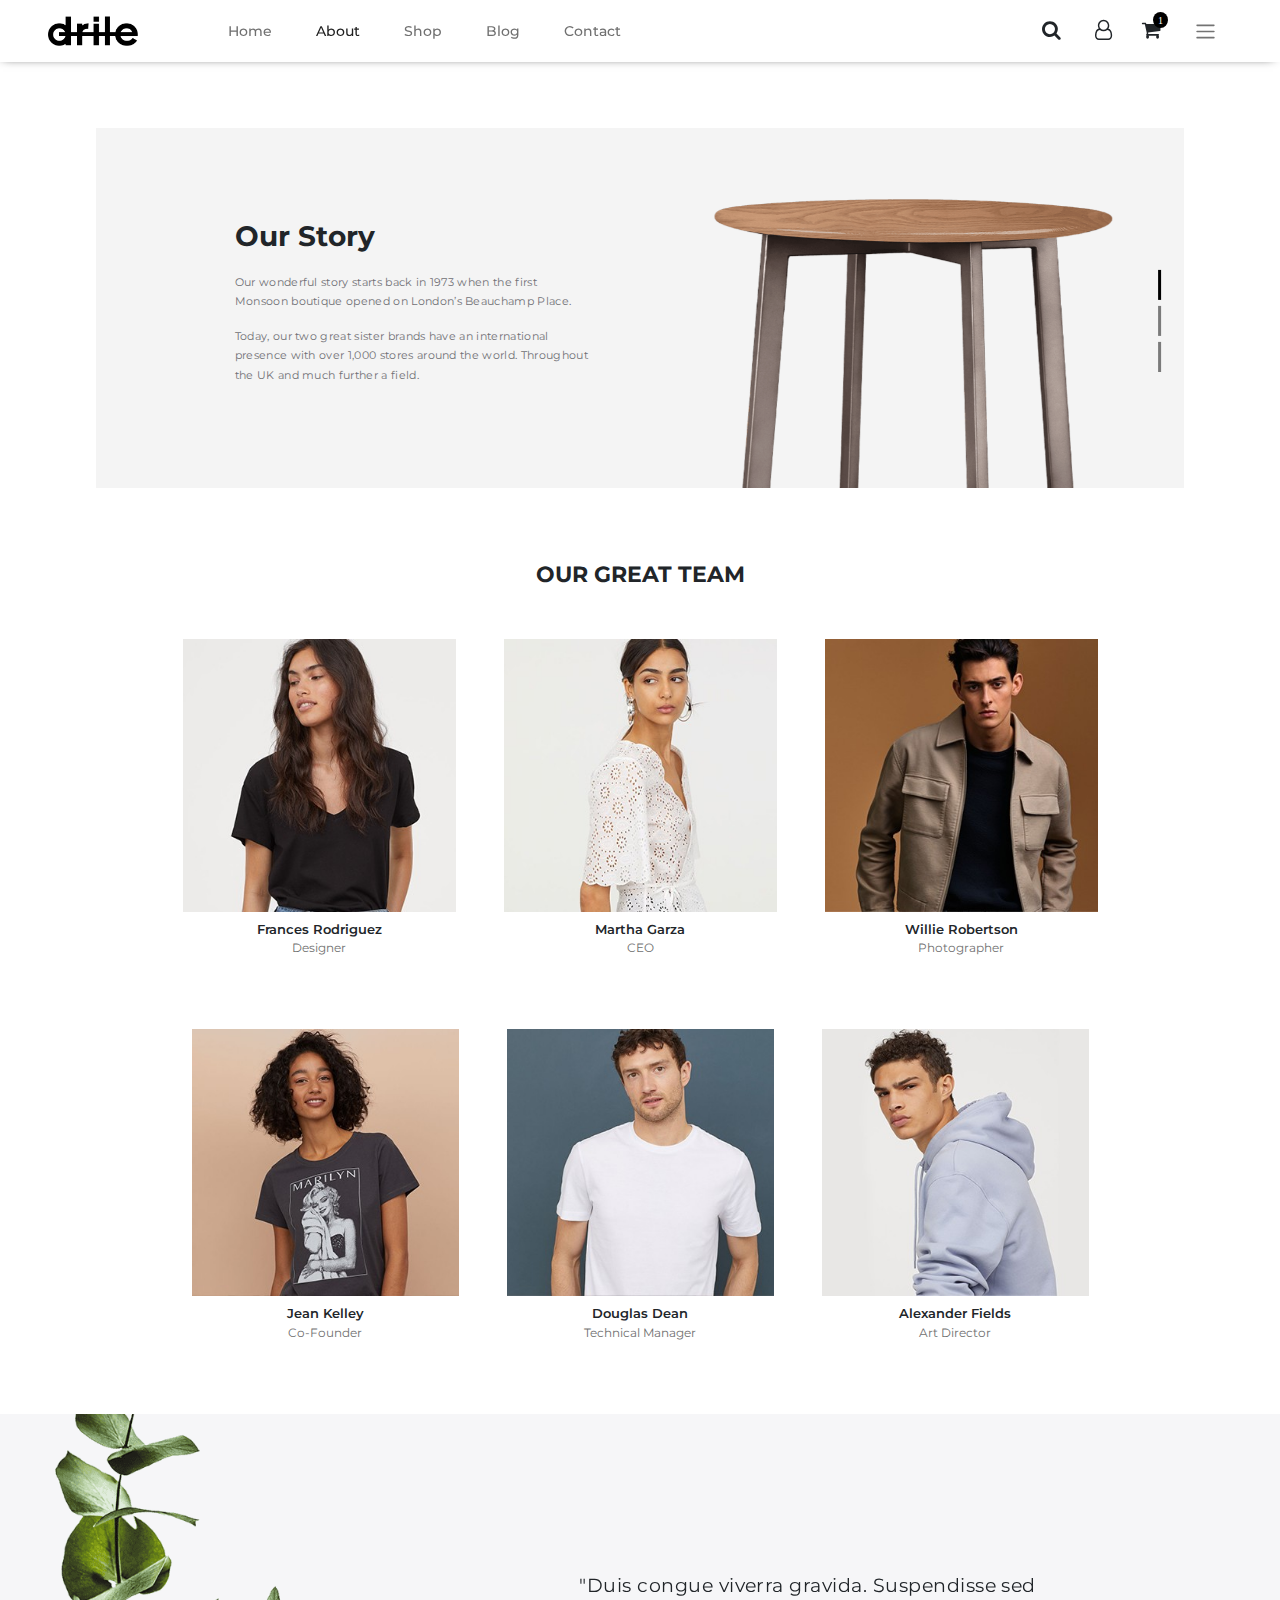
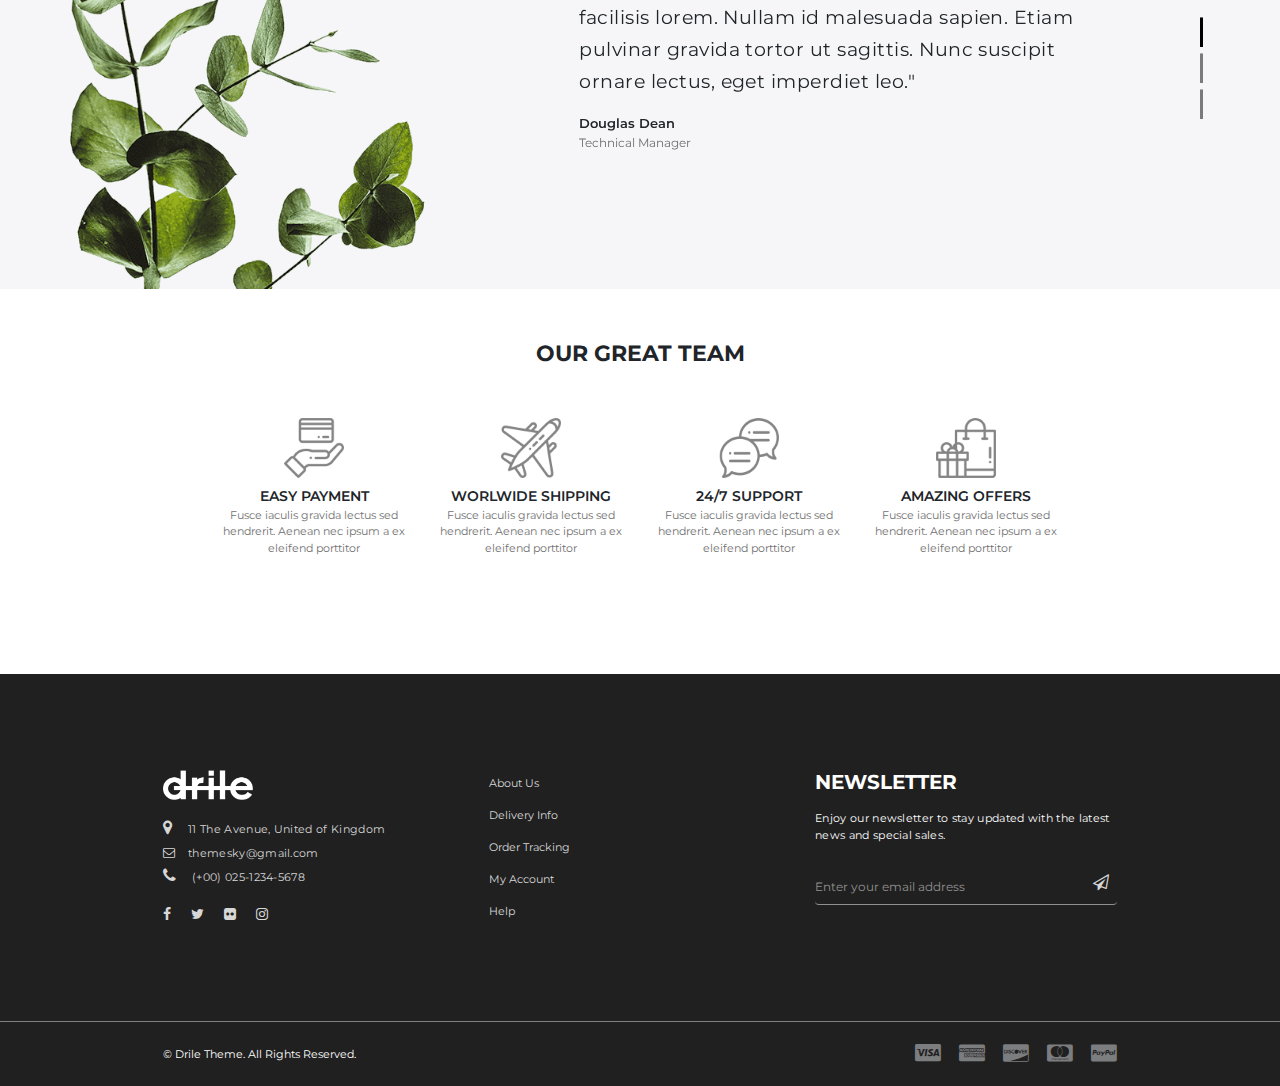
<file: About.html>
<!DOCTYPE html>
<html>
<head>
	<meta charset="utf-8">
	<title>About</title>
	<link rel="stylesheet" type="text/css" href="css/bootstrap.min.css">
	<script type="text/javascript" src="js/popper.min.js"></script>
	<script type="text/javascript" src="js/bootstrap.min.js"></script>
	<link rel="stylesheet" type="text/css" href="font/css/font-awesome.min.css">
	<link rel="stylesheet" type="text/css" href="style.css">
	<link rel="preload" as="style" href="https://fonts.googleapis.com/css?family=Montserrat:500,600,700,200,300%7CFrank%20Ruhl%20Libre:700&amp;display=swap&amp;ver=1605598816">
	<link rel="stylesheet" href="https://fonts.googleapis.com/css?family=Montserrat:500,600,700,200,300%7CFrank%20Ruhl%20Libre:700&amp;display=swap&amp;ver=1605598816" media="all" onload="this.media='all'">
</head>
<body>

<div class="collapse py-3 px-5" id="navbarToggleExternalContent">
<a class="upper"><i class="fa fa-phone fa-lg" aria-hidden="true"></i> (+00) 025-1234-5678</a>
<a class="upper upper3">English<i class="fa fa-angle-down upper-icon ms-1 fa-lg" aria-hidden="true"></i></a>
<a class="upper upper2">USD<i class="fa fa-angle-down upper-icon ms-1 fa-lg" aria-hidden="true"></i></a>

</div>

	<nav class="navbar main px-3 px-lg-5 navbar-light">
  <div class="div-nav">
    <a class="navbar-brand" href="#"><img src="images/logo.png" class="img-fluid my-3 logo"></a>

          <a class=" lists lists1 d-none d-lg-inline-block active" href="index.html">Home</a>
          <a class="nav-link lists1 " href="#">About</a>
          <a class="lists1" href="Shop.html">Shop</a>
          <a class="lists1" href="Blog.html">Blog</a>
          <a class="lists1" href="Contact.html">Contact</a>
          <i class="fa fa-search nav-icons1 main-shift d-none d-lg-inline-block" aria-hidden="true"></i>
          <i class="fa fa-user-o nav-icons2 " aria-hidden="true"></i>
          <i class="fa fa-shopping-cart nav-icons3" aria-hidden="true">
            <span class="position-absolute  translate-middle soar rounded-circle">1</span>
          </i>


</div>

<button class="navbar-toggler d-lg-none positioning" type="button" data-bs-toggle="collapse" data-bs-target="#navbarSupportedContent" aria-controls="navbarSupportedContent" aria-expanded="false" aria-label="Toggle navigation">
      <span class="navbar-toggler-icon"></span>
    </button>
    <button class="navbar-toggler d-none d-lg-inline-block positioning" type="button" data-bs-toggle="collapse" data-bs-target="#navbarToggleExternalContent" aria-controls="navbarToggleExternalContent" aria-expanded="false" aria-label="Toggle navigation"> <span class="navbar-toggler-icon"></span>
    </button>
    <div class="collapse navbar-collapse" id="navbarSupportedContent">
      <ul class="navbar-nav me-auto mb-2 mb-lg-0">
        <li class="nav-item">
          <a class="small-lists " aria-current="page" href="Home.html">Home</a>
        </li>
        <li class="nav-item">
          <a class="small-lists small-lists1 active" href="#">About</a>
        </li>
        <li class="nav-item">
          <a class="small-lists" href="Shop.html">Shop</a>
        </li>
        <li class="nav-item">
          <a class="small-lists" href="Blog.html">Blog</a>
        </li>
        <li class="nav-item">
          <a class="small-lists" href="Contact.html">Contact</a>
        </li>
        </ul>
    </div>
</nav>
<!-- navbar -->
<!-- div1 -->
<div class="space pt-5"></div>
<div class="noob mx-xl-5 px-4 px-xl-5">
<div class=" overflow-hidden mx-auto row justify-content-center" style="background-color: #F4F4F4;">

  <div class="align-self-center mb-sm-0 mb-5 col-12 col-sm-6 col-lg-5 offset-lg-1 px-lg-5">
    <div class="abt-div1-h2 mb-3">Our Story</div>
    <p class="adiv1-p">Our wonderful story starts back in 1973 when the first Monsoon boutique opened on London’s Beauchamp Place.</p>

<p class="adiv1-p">Today, our two great sister brands have an international presence with over 1,000 stores around the world. Throughout the UK and much further a field.</p>

</p>
  </div>

  <div class="col-12 mt-5 mt-sm-0 col-sm-6 col-lg-6 ">
<div id="carouselExampleIndicators" class="carousel slide  about-car1" data-bs-ride="carousel">
  <div class="carousel-indicators adiv1-carb mb-lg-5 pb-lg-5">
    <button type="button" data-bs-target="#carouselExampleIndicators" data-bs-slide-to="0" class="active d-none d-sm-inline-block  adiv-car" aria-current="true" aria-label="Slide 1"></button>
    <button type="button" class="d-none d-sm-inline-block  adiv-car" data-bs-target="#carouselExampleIndicators" data-bs-slide-to="1" aria-label="Slide 2"></button>
    <button type="button" class="adiv-car d-none d-sm-inline-block " data-bs-target="#carouselExampleIndicators" data-bs-slide-to="2" aria-label="Slide 3"></button>
  </div>
  <div class="carousel-inner">
    <div class="carousel-item active">
      <img src="images/abt-1a.png" class="d-block py-5 w-100" alt="...">
    </div>
    <div class="carousel-item">
      <img src="images/abt-1b.png" class="d-block py-5 w-100" alt="...">
    </div>
    <div class="carousel-item">
      <img src="images/abt-1c.png" class="d-block py-5 w-100" alt="...">
    </div>
  </div>
</div>
  </div>  <!-- col -->

</div> <!-- row -->

</div>
<!-- div1 -->
<div class="adiv2 text-center">
<div class="adiv2-h4 mb-5">OUR GREAT TEAM</div>

<div class="row adiv-row  container-xl mx-auto gap-3 gap-lg-5 justify-content-evenly justify-content-xl-center">

<div class="col-12 col-sm-3 grip p-0">
  <div class="row mx-auto fin p-0">
    <div class="col p-0">
<img src="images/celeb1.jpg" class="celeb img-fluid">
</div>
</div>
<div class="name mt-2">Frances Rodriguez</div>
<div class="pro">Designer</div>
<div class="iconme">
  <i class="fa fa-facebook fb" aria-hidden="true"></i>
  <i class="fa fa-twitter tw" aria-hidden="true"></i>
  <i class="fa fa-pinterest-p pint" aria-hidden="true"></i>
</div>
</div>

<div class="col-12 col-sm-3 grip  p-0">
  <div class="row mx-auto fin p-0">
    <div class="col p-0">
<img src="images/celeb2.jpg" class="celeb img-fluid">
</div>
</div>
<div class="name mt-2">Martha Garza</div>
<div class="pro">CEO</div>
<div class="iconme">
  <i class="fa fa-facebook fb" aria-hidden="true"></i>
  <i class="fa fa-twitter tw" aria-hidden="true"></i>
  <i class="fa fa-pinterest-p pint" aria-hidden="true"></i>
</div>
</div>

<div class="col-12 col-sm-3 grip p-0">
  <div class="row mx-auto fin p-0">
    <div class="col p-0">
<img src="images/celeb3.jpg" class="celeb img-fluid">
</div>
</div>
<div class="name mt-2">Willie Robertson</div>
<div class="pro">Photographer</div>
<div class="iconme">
  <i class="fa fa-facebook fb" aria-hidden="true"></i>
  <i class="fa fa-twitter tw" aria-hidden="true"></i>
  <i class="fa fa-pinterest-p pint" aria-hidden="true"></i>
</div>
</div>


<div class="row adiv-row  container-xl mx-auto gap-3 gap-lg-5 justify-content-evenly justify-content-xl-center">

<div class="col-12 col-sm-3 grip p-0">
  <div class="row mx-auto fin p-0">
    <div class="col p-0">
<img src="images/celeb4.jpg" class="celeb img-fluid">
</div>
</div>
<div class="name mt-2">Jean Kelley</div>
<div class="pro">Co-Founder</div>
<div class="iconme">
  <i class="fa fa-facebook fb" aria-hidden="true"></i>
  <i class="fa fa-twitter tw" aria-hidden="true"></i>
  <i class="fa fa-pinterest-p pint" aria-hidden="true"></i>
</div>
</div>

<div class="col-12 col-sm-3 grip  p-0">
  <div class="row mx-auto fin p-0">
    <div class="col p-0">
<img src="images/celeb5.jpg" class="celeb img-fluid">
</div>
</div>
<div class="name mt-2">Douglas Dean</div>
<div class="pro">Technical Manager</div>
<div class="iconme">
  <i class="fa fa-facebook fb" aria-hidden="true"></i>
  <i class="fa fa-twitter tw" aria-hidden="true"></i>
  <i class="fa fa-pinterest-p pint" aria-hidden="true"></i>
</div>
</div>

<div class="col-12 col-sm-3 grip p-0">
  <div class="row mx-auto fin p-0">
    <div class="col p-0">
<img src="images/celeb6.jpg" class="celeb img-fluid">
</div>
</div>
<div class="name mt-2">Alexander Fields</div>
<div class="pro">Art Director</div>
<div class="iconme">
  <i class="fa fa-facebook fb" aria-hidden="true"></i>
  <i class="fa fa-twitter tw" aria-hidden="true"></i>
  <i class="fa fa-pinterest-p pint" aria-hidden="true"></i>
</div>
</div>

</div>
</div>
<!-- div2 -->

<!-- div3 -->
<div class="row gap-sm-2 gap-lg-5 gap-lg-0 mt-5 tree-3">

<div class="col-12 col-sm-5 order-2 order-sm-1">
<img src="images/tree.png" class="ms-xl-5 img-fluid d-none d-md-block" style="max-width: 380px;">
<img src="images/tree2.png" class=" img-fluid d-md-none" style="max-width: 380px;">
</div>

<div class="col-10 col-sm-6 col-lg-5 align-self-center  text-start there  ps-5 ps-sm-0  order-1 order-sm-2">
  <div id="carouselExampleFade" class="carousel slide carousel-fade" data-bs-ride="carousel">

     <div class="carousel-indicators change adiv1-carb mb-lg-5 pb-lg-5">
    <button type="button" data-bs-target="#carouselExampleFade" data-bs-slide-to="0" class="active change2 adiv-car" aria-current="true" aria-label="Slide 1"></button>
    <button type="button" class=" change2 adiv-car" data-bs-target="#carouselExampleFade" data-bs-slide-to="1" aria-label="Slide 2"></button>
    <button type="button" class="adiv-car  change2" data-bs-target="#carouselExampleFade" data-bs-slide-to="2" aria-label="Slide 3"></button>
  </div>

  <div class="carousel-inner">
    <div class="carousel-item active">
      <p class="dog">
 "Duis congue viverra gravida. Suspendisse sed facilisis lorem. Nullam id malesuada sapien. Etiam pulvinar gravida tortor ut sagittis. Nunc suscipit ornare lectus, eget imperdiet leo."
</p>
<div class="name mt-2">Douglas Dean</div>
<div class="pro">Technical Manager</div>
    </div>
    <div class="carousel-item">
      <p class="dog">
 "Duis congue viverra gravida. Suspendisse sed facilisis lorem. Nullam id malesuada sapien. Etiam pulvinar gravida tortor ut sagittis. Nunc suscipit ornare lectus, eget imperdiet leo."
</p>
<div class="name mt-2">Miss. Bonni</div>
<div class="pro">Art Director</div>
    </div>
    <div class="carousel-item">
      <p class="dog">
 "Duis congue viverra gravida. Suspendisse sed facilisis lorem. Nullam id malesuada sapien. Etiam pulvinar gravida tortor ut sagittis. Nunc suscipit ornare lectus, eget imperdiet leo."
</p>
<div class="name mt-2">Mr. Ken</div>
<div class="pro">Assistant Manager</div>
    </div>
  </div>

</div>
  
  </div>

</div>
<!-- div3 -->

<!-- div4 -->
<div class="abt-div4 py-5">
<div class="adiv2-h4 mb-5">OUR GREAT TEAM</div>
<div class="row gap-5 gap-md-5 gap-lg-0 justify-content-center">

<div class="col-8 col-sm-5 col-md-4  col-lg-3 col-xl-2">
<img src="images/serve1.png" class="serve-image">
<div class="serve-name name mt-2">EASY PAYMENT</div>
<div class="pro serve-text">Fusce iaculis gravida lectus sed hendrerit. Aenean nec ipsum a ex eleifend porttitor</div>
</div>

<div class="col-8 col-sm-5 col-md-4 col-lg-3 col-xl-2">
<img src="images/serve2.png" class="serve-image">
<div class="serve-name name mt-2">WORLWIDE SHIPPING</div>
<div class="pro serve-text">Fusce iaculis gravida lectus sed hendrerit. Aenean nec ipsum a ex eleifend porttitor</div>
</div>

<div class="col-8 col-sm-5 col-md-4 col-lg-3 col-xl-2">
<img src="images/serve3.png" class="serve-image">
<div class="serve-name name mt-2">24/7 SUPPORT</div>
<div class="pro serve-text">Fusce iaculis gravida lectus sed hendrerit. Aenean nec ipsum a ex eleifend porttitor</div>
</div>

<div class="col-8 col-sm-5 col-md-4 col-lg-3 col-xl-2">
<img src="images/serve4.png" class="serve-image">
<div class="serve-name name mt-2">AMAZING OFFERS</div>
<div class="pro serve-text">Fusce iaculis gravida lectus sed hendrerit. Aenean nec ipsum a ex eleifend porttitor</div>
</div>
</div>

</div>
</div>
<!-- div 4 -->

<!-- footer -->
<div class="footer py-5">

<div class="row justify-content-center">
<div class="col-10 col-md-4 col-xl-3 my-3 my-md-5 ">
<div class="mb-3"><img src="images/footer.png" style="width: 90px;"></div>
<div class="foot-div"><i class="fa fa-map-marker me-3" aria-hidden="true"></i><span class="foot-list">11 The Avenue, United of Kingdom</span></div>
<div class="foot-div"><i class="fa fa-envelope-o footer-icon " aria-hidden="true"></i><span class="foot-list">themesky@gmail.com</span></div>
<div class="foot-div"><i class="fa fa-phone me-3" aria-hidden="true"></i><span class="foot-list">(+00) 025-1234-5678</span></div>
<div class="foot-div2 mt-3">
<i class="fa fa-facebook me-3" aria-hidden="true"></i>
<i class="fa fa-twitter me-3" aria-hidden="true"></i>
<i class="fa fa-flickr me-3" aria-hidden="true"></i>
<i class="fa fa-instagram" aria-hidden="true"></i>
</div>
</div>

<div class="col-10 col-md-3 col-xl-3 my-3 my-md-5 ">
<div class="row gap-2">
<div class="col-6 col-md-12"><span class="foot-info">About Us</span></div>
<div class="col-4 col-md-12"><span class="foot-info">Delivery Info</span></div>
<div class="col-6 col-md-12"><span class="foot-info">Order Tracking</span></div>
<div class="col-4 col-md-12"><span class="foot-info">My Account</span></div>
<div class="col-12"><span class="foot-info">Help</span></div>
</div>
</div>

<div class="col-10 col-md-4 col-xl-3 foot-pos my-3 my-md-5 ">
<div class="row gap-2">
<div class="col-12">
<h5 class="footer-p2 foot-h5">NEWSLETTER</h5>
</div>
<div class="col-12">
<p class="foot-list footer-p2">Enjoy our newsletter to stay updated with the latest news and special sales.</p>
</div>
<div class="col-12">
  <form>
<input type="email" class="form-control foot-mail" placeholder="Enter your email address" id="exampleInputEmail1" aria-describedby="emailHelp"><i class="fa fa-paper-plane-o foot-send mb-md-4" aria-hidden="true"></i>

</form>
</div>
</div>
</div>

</div>  <!-- row -->
</div> <!-- footer -->

<!-- copy -->
<div class="copy">

<div class="row  py-3 align-items-center justify-content-center">
<div class="col-10 col-sm-5 text-center text-sm-start col-md-4 col-xl-3 ">
© Drile Theme. All Rights Reserved.
</div>

<div class="d-sm-block d-none col-sm-1  col-md-1 col-xl-3 my-3 "></div>

<div class="col-10 col-sm-5 col-md-6 mt-2 mt-sm-0 text-center text-sm-end col-xl-3 foot-pos ">
<i class="fa fa-cc-visa copy-icons" aria-hidden="true"></i>
<i class="fa fa-cc-amex copy-icons" aria-hidden="true"></i>
<i class="fa fa-cc-discover copy-icons" aria-hidden="true"></i>
<i class="fa fa-cc-mastercard copy-icons" aria-hidden="true"></i>
<i class="fa fa-cc-paypal copy-icons heels" aria-hidden="true"></i>

</div>

</div>
</div>
<!-- copy -->

</body>
</html>
</file>
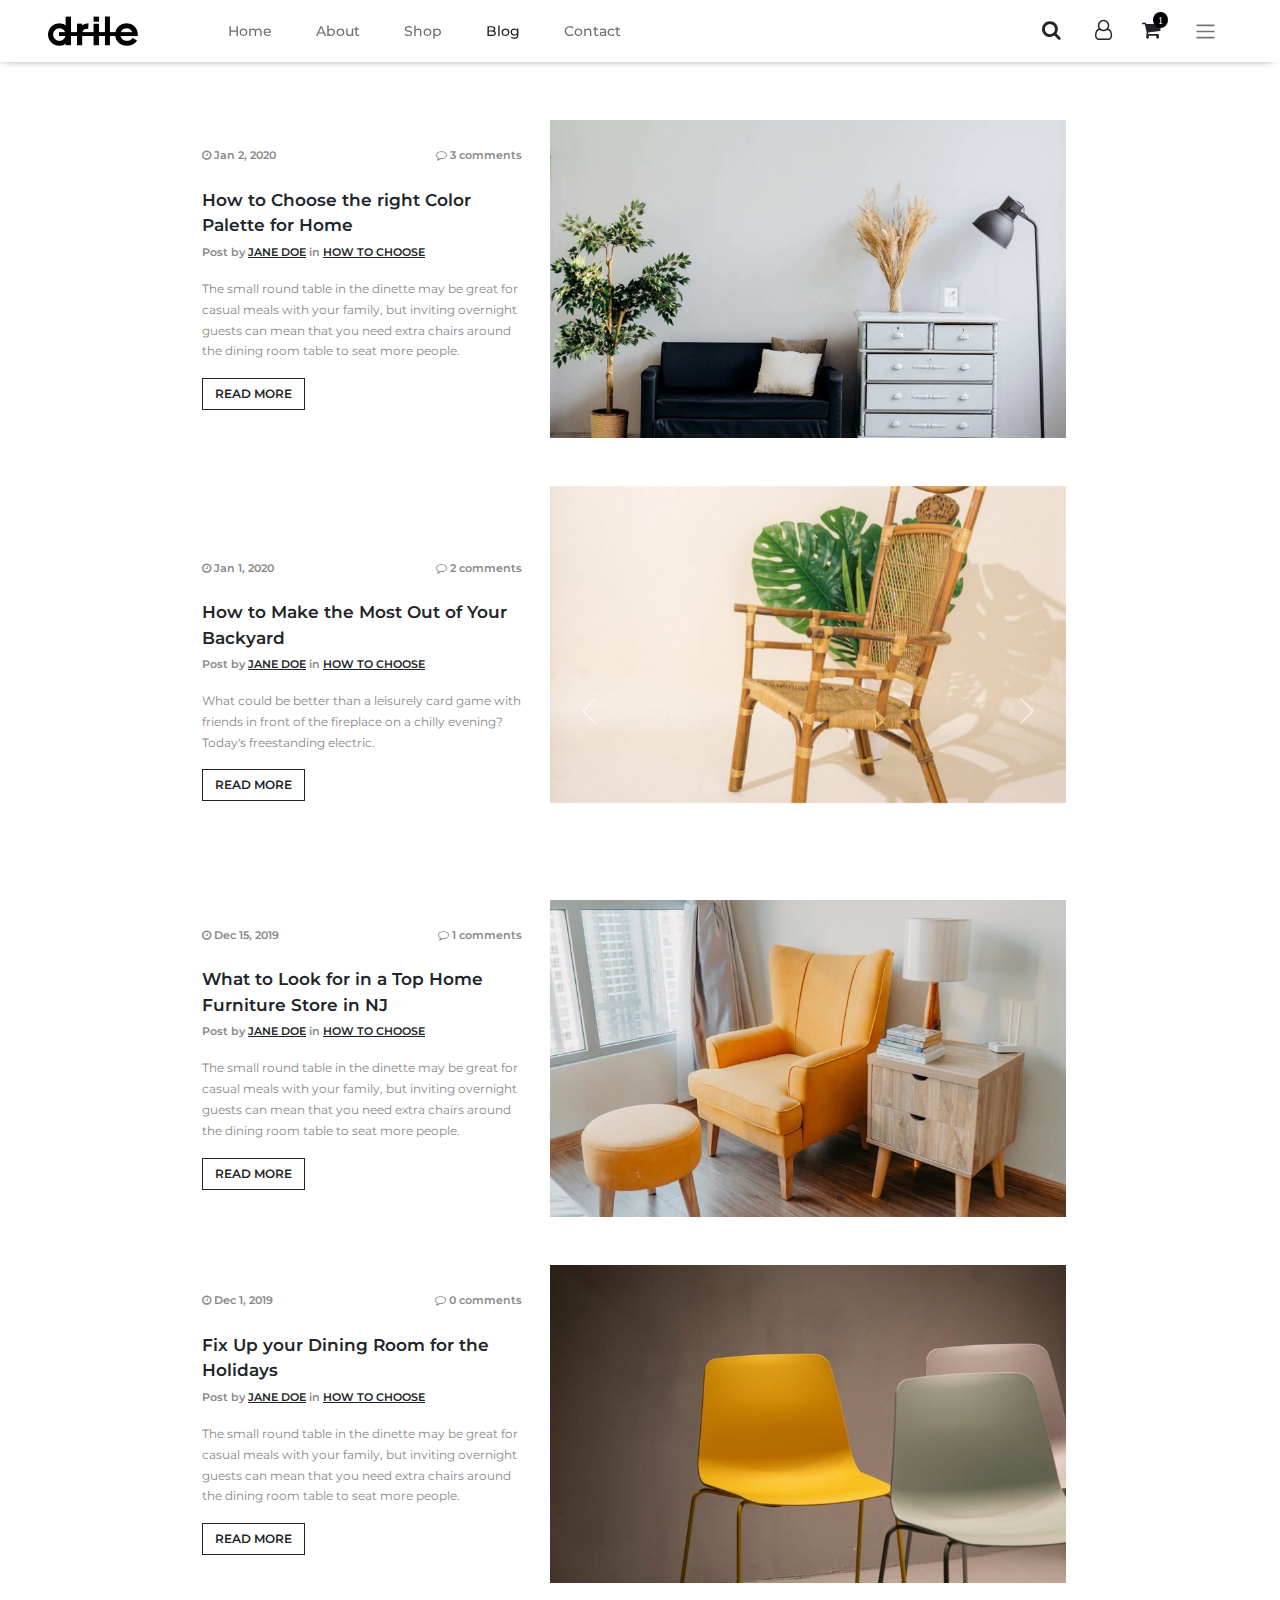
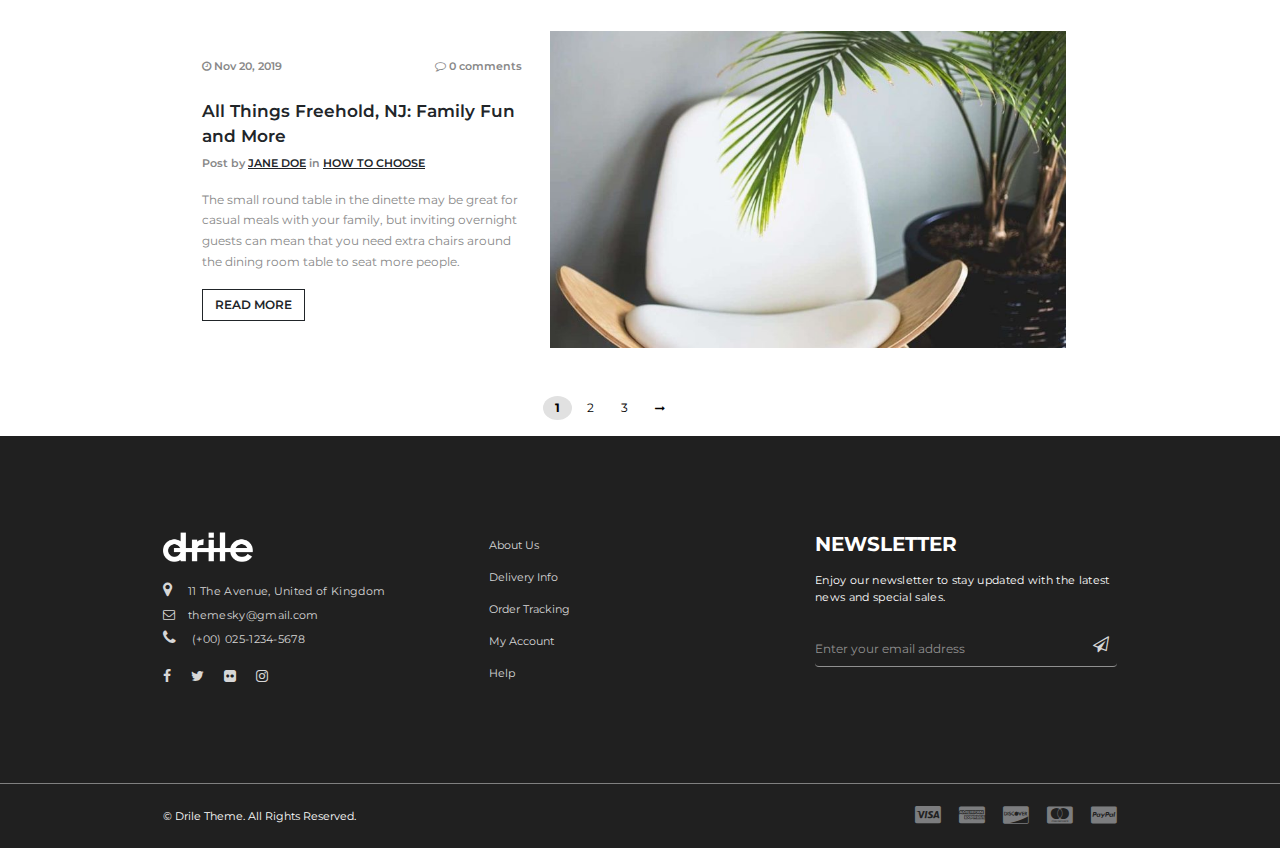
<file: Blog.html>
<!DOCTYPE html>
<html>
<head>
	<meta charset="utf-8">
	<title>Blog</title>
	<link rel="stylesheet" type="text/css" href="css/bootstrap.min.css">
	<script type="text/javascript" src="js/popper.min.js"></script>
	<script type="text/javascript" src="js/bootstrap.min.js"></script>
	<link rel="stylesheet" type="text/css" href="font/css/font-awesome.min.css">
	<link rel="stylesheet" type="text/css" href="style.css">
	<link rel="preload" as="style" href="https://fonts.googleapis.com/css?family=Montserrat:500,600,700,200,300%7CFrank%20Ruhl%20Libre:700&amp;display=swap&amp;ver=1605598816">
	<link rel="stylesheet" href="https://fonts.googleapis.com/css?family=Montserrat:500,600,700,200,300%7CFrank%20Ruhl%20Libre:700&amp;display=swap&amp;ver=1605598816" media="all" onload="this.media='all'">
</head>
<body class="shop-body">

<div class="collapse py-3 px-5" id="navbarToggleExternalContent">
<a class="upper"><i class="fa fa-phone fa-lg" aria-hidden="true"></i> (+00) 025-1234-5678</a>
<a class="upper upper3">English<i class="fa fa-angle-down upper-icon ms-1 fa-lg" aria-hidden="true"></i></a>
<a class="upper upper2">USD<i class="fa fa-angle-down upper-icon ms-1 fa-lg" aria-hidden="true"></i></a>

</div>

	<nav class="navbar main px-3 px-lg-5 navbar-light">
  <div class="div-nav">
    <a class="navbar-brand" href="#"><img src="images/logo.png" class="img-fluid my-3 logo"></a>

          <a class=" lists lists1 d-none d-lg-inline-block active" href="index.html">Home</a>
          <a class=" lists1 " href="About.html">About</a>
          <a class="lists1 " href="Shop.html">Shop</a>
          <a class="lists1 nav-link" href="Blog.html">Blog</a>
          <a class="lists1" href="Contact.html">Contact</a>
          <i class="fa fa-search nav-icons1 main-shift d-none d-lg-inline-block" aria-hidden="true"></i>
          <i class="fa fa-user-o nav-icons2 " aria-hidden="true"></i>
          <i class="fa fa-shopping-cart nav-icons3" aria-hidden="true">
            <span class="position-absolute  translate-middle soar rounded-circle">1</span>
          </i>


</div>

<button class="navbar-toggler d-lg-none positioning" type="button" data-bs-toggle="collapse" data-bs-target="#navbarSupportedContent" aria-controls="navbarSupportedContent" aria-expanded="false" aria-label="Toggle navigation">
      <span class="navbar-toggler-icon"></span>
    </button>
    <button class="navbar-toggler d-none d-lg-inline-block positioning" type="button" data-bs-toggle="collapse" data-bs-target="#navbarToggleExternalContent" aria-controls="navbarToggleExternalContent" aria-expanded="false" aria-label="Toggle navigation"> <span class="navbar-toggler-icon"></span>
    </button>
    <div class="collapse navbar-collapse" id="navbarSupportedContent">
      <ul class="navbar-nav me-auto mb-2 mb-lg-0">
        <li class="nav-item">
          <a class="small-lists " aria-current="page" href="Home.html">Home</a>
        </li>
        <li class="nav-item">
          <a class="small-lists " href="About.html">About</a>
        </li>
        <li class="nav-item">
          <a class="small-lists " href="Shop.html">Shop</a>
        </li>
        <li class="nav-item">
          <a class="small-lists small-lists1 active" href="Blog.html">Blog</a>
        </li>
        <li class="nav-item">
          <a class="small-lists" href="Contact.html">Contact</a>
        </li>
        </ul>
    </div>
    
  </div>
  
</nav>
<!-- navbar -->
<div class="spacing"></div>

<div class="blog">

<div class="row container-xl justify-content-center gap-md-0 gap-2 gap-xl-3 mb-5">

<div class="col-12 col-md-6 col-lg-4 order-md-1 order-2 my-auto ">
  <div class="row">
    <div class="col-6">
<p class="pane-p">
  <span class=""><i class="fa fa-clock-o" aria-hidden="true"></i> Jan 2, 2020</span>
</p>
</div>
<div class="col-6 text-end">
<p class="pane-p">
  <span class=""><i class="fa fa-comment-o" aria-hidden="true"></i> 3 comments</span>
</p>
</div>
</div>
<div class="serve-name blog-text name mt-2">How to Choose the right Color Palette for Home</div>
<span class="pane-p">Post by </span><u class="under">JANE DOE</u><span class="pane-p"> in </span><u class="under">HOW TO CHOOSE</u>
<p class="pane-p blog-p my-3">
The small round table in the dinette may be great for casual meals with your family, but inviting overnight guests can mean that you need extra chairs around the dining room table to seat more people.</p>
<button type="button" class="btn blog-butt btn-outline-dark">READ MORE</button>

</div>

<div class="col-12 col-md-6 order-md-2 order-1 p-0">
<img src="images/blog1.jpg" class="img-fluid">
</div>

</div> <!-- row -->

<div class="row container-xl justify-content-center gap-md-0 gap-2 gap-xl-3 mb-4">

<div class="col-12 col-md-6 col-lg-4 order-md-1 order-2 my-auto py-5">
  <div class="row">
    <div class="col-6">
<p class="pane-p">
  <span class=""><i class="fa fa-clock-o" aria-hidden="true"></i> Jan 1, 2020</span>
</p>
</div>
<div class="col-6 text-end">
<p class="pane-p">
  <span class=""><i class="fa fa-comment-o" aria-hidden="true"></i> 2 comments</span>
</p>
</div>
</div>
<div class="serve-name blog-text name mt-2">How to Make the Most Out of Your Backyard</div>
<span class="pane-p">Post by </span><u class="under">JANE DOE</u><span class="pane-p"> in </span><u class="under">HOW TO CHOOSE</u>
<p class="pane-p blog-p my-3">
What could be better than a leisurely card game with friends in front of the fireplace on a chilly evening? Today's freestanding electric.</p>
<button type="button" class="btn blog-butt btn-outline-dark">READ MORE</button>

</div>

<div class="col-12 col-md-6 order-md-2 order-1 mb-md-0 mb-3 p-0 hear">

  <div id="carouselExampleFade" class="carousel slide carousel-fade blog-care  " data-bs-ride="carousel">
  <div class="carousel-inner blog-pic" >
    <div class="carousel-item active " data-bs-interval="2000ms">
<img src="images/blog2a.jpg" class="img-fluid">
</div>
    <div class="carousel-item"  data-bs-interval="2000ms">
<img src="images/blog2b.jpg" class="img-fluid">
       </div>
    <div class="carousel-item" data-bs-interval="2000ms">
<img src="images/blog2c.jpg" class="img-fluid">
</div>
  </div>
  <button class="carousel-control-prev" type="button" data-bs-target="#carouselExampleFade" data-bs-slide="prev">
    <span class="carousel-control-prev-icon" aria-hidden="true"></span>
    <span class="visually-hidden">Previous</span>
  </button>
  <button class="carousel-control-next" type="button" data-bs-target="#carouselExampleFade" data-bs-slide="next">
    <span class="carousel-control-next-icon" aria-hidden="true"></span>
    <span class="visually-hidden">Next</span>
  </button>
</div>

</div>

</div> <!-- row -->

<div class="row container-xl justify-content-center gap-md-0 gap-2 gap-xl-3 mb-5">

<div class="col-12 col-md-6 col-lg-4 order-md-1 order-2 my-auto ">
  <div class="row">
    <div class="col-6">
<p class="pane-p">
  <span class=""><i class="fa fa-clock-o" aria-hidden="true"></i> Dec 15, 2019</span>
</p>
</div>
<div class="col-6 text-end">
<p class="pane-p">
  <span class=""><i class="fa fa-comment-o" aria-hidden="true"></i> 1 comments</span>
</p>
</div>
</div>
<div class="serve-name blog-text name mt-2">What to Look for in a Top Home Furniture Store in NJ</div>
<span class="pane-p">Post by </span><u class="under">JANE DOE</u><span class="pane-p"> in </span><u class="under">HOW TO CHOOSE</u>
<p class="pane-p blog-p my-3">
The small round table in the dinette may be great for casual meals with your family, but inviting overnight guests can mean that you need extra chairs around the dining room table to seat more people.</p>
<button type="button" class="btn blog-butt btn-outline-dark">READ MORE</button>

</div>

<div class="col-12 col-md-6 order-md-2 order-1 p-0">
<img src="images/blog3.jpg" class="img-fluid">
</div>

</div> <!-- row -->

<div class="row container-xl justify-content-center mb-5 gap-md-0 gap-2 gap-xl-3 ">

<div class="col-12 col-md-6 col-lg-4 order-md-1 order-2 my-auto ">
  <div class="row">
    <div class="col-6">
<p class="pane-p">
  <span class=""><i class="fa fa-clock-o" aria-hidden="true"></i> Dec 1, 2019</span>
</p>
</div>
<div class="col-6 text-end">
<p class="pane-p">
  <span class=""><i class="fa fa-comment-o" aria-hidden="true"></i> 0 comments</span>
</p>
</div>
</div>
<div class="serve-name blog-text name mt-2">Fix Up your Dining Room for the Holidays</div>
<span class="pane-p">Post by </span><u class="under">JANE DOE</u><span class="pane-p"> in </span><u class="under">HOW TO CHOOSE</u>
<p class="pane-p blog-p my-3">
The small round table in the dinette may be great for casual meals with your family, but inviting overnight guests can mean that you need extra chairs around the dining room table to seat more people.</p>
<button type="button" class="btn blog-butt btn-outline-dark">READ MORE</button>

</div>

<div class="col-12 col-md-6 order-md-2 order-1 p-0">
<img src="images/blog2c.jpg" class="img-fluid">
</div>

</div> <!-- row -->

<div class="row container-xl justify-content-center  gap-md-0 gap-2 gap-xl-3 mb-5">

<div class="col-12 col-md-6 col-lg-4 order-md-1 order-2 my-auto ">
  <div class="row">
    <div class="col-6">
<p class="pane-p">
  <span class=""><i class="fa fa-clock-o" aria-hidden="true"></i> Nov 20, 2019</span>
</p>
</div>
<div class="col-6 text-end">
<p class="pane-p">
  <span class=""><i class="fa fa-comment-o" aria-hidden="true"></i> 0 comments</span>
</p>
</div>
</div>
<div class="serve-name blog-text name mt-2">All Things Freehold, NJ: Family Fun and More</div>
<span class="pane-p">Post by </span><u class="under">JANE DOE</u><span class="pane-p"> in </span><u class="under">HOW TO CHOOSE</u>
<p class="pane-p blog-p my-3">
The small round table in the dinette may be great for casual meals with your family, but inviting overnight guests can mean that you need extra chairs around the dining room table to seat more people.</p>
<button type="button" class="btn blog-butt btn-outline-dark">READ MORE</button>

</div>

<div class="col-12 col-md-6 order-md-2 order-1 p-0">
<img src="images/blog2b.jpg" class="img-fluid">
</div>

</div> <!-- row -->

</div>
<!-- blog -->

<!-- pagination -->
<div class="row justify-content-center">
  <div class="col-2">
<nav aria-label="Page navigation example">
  <ul class="pagination gap-1">
    
    <li class="page-item "><a class="page-link blog-pg active" href="#">1</a></li>
    <li class="page-item "><a class="page-link blog-pg" href="#">2</a></li>
    <li class="page-item "><a class="page-link blog-pg" href="#">3</a></li>
    <li class="page-item ">
      <a class="page-link blog-pg " href="#" aria-label="Next">
        <span aria-hidden="true"><i class="fa fa-long-arrow-right blog-icon" aria-hidden="true"></i></span>
      </a>
    </li>
  </ul>
</nav>
</div>
</div>
<!-- pagination -->

<!-- footer -->
<div class="footer py-5">

<div class="row justify-content-center">
<div class="col-10 col-md-4 col-xl-3 my-3 my-md-5 ">
<div class="mb-3"><img src="images/footer.png" style="width: 90px;"></div>
<div class="foot-div"><i class="fa fa-map-marker me-3" aria-hidden="true"></i><span class="foot-list">11 The Avenue, United of Kingdom</span></div>
<div class="foot-div"><i class="fa fa-envelope-o footer-icon " aria-hidden="true"></i><span class="foot-list">themesky@gmail.com</span></div>
<div class="foot-div"><i class="fa fa-phone me-3" aria-hidden="true"></i><span class="foot-list">(+00) 025-1234-5678</span></div>
<div class="foot-div2 mt-3">
<i class="fa fa-facebook me-3" aria-hidden="true"></i>
<i class="fa fa-twitter me-3" aria-hidden="true"></i>
<i class="fa fa-flickr me-3" aria-hidden="true"></i>
<i class="fa fa-instagram" aria-hidden="true"></i>
</div>
</div>

<div class="col-10 col-md-3 col-xl-3 my-3 my-md-5 ">
<div class="row gap-2">
<div class="col-6 col-md-12"><span class="foot-info">About Us</span></div>
<div class="col-4 col-md-12"><span class="foot-info">Delivery Info</span></div>
<div class="col-6 col-md-12"><span class="foot-info">Order Tracking</span></div>
<div class="col-4 col-md-12"><span class="foot-info">My Account</span></div>
<div class="col-12"><span class="foot-info">Help</span></div>
</div>
</div>

<div class="col-10 col-md-4 col-xl-3 foot-pos my-3 my-md-5 ">
<div class="row gap-2">
<div class="col-12">
<h5 class="footer-p2 foot-h5">NEWSLETTER</h5>
</div>
<div class="col-12">
<p class="foot-list footer-p2">Enjoy our newsletter to stay updated with the latest news and special sales.</p>
</div>
<div class="col-12">
  <form>
<input type="email" class="form-control foot-mail" placeholder="Enter your email address" id="exampleInputEmail1" aria-describedby="emailHelp"><i class="fa fa-paper-plane-o foot-send mb-md-4" aria-hidden="true"></i>

</form>
</div>
</div>
</div>

</div>  <!-- row -->
</div> <!-- footer -->

<!-- copy -->
<div class="copy">

<div class="row  py-3 align-items-center justify-content-center">
<div class="col-10 col-sm-5 text-center text-sm-start col-md-4 col-xl-3 ">
© Drile Theme. All Rights Reserved.
</div>

<div class="d-sm-block d-none col-sm-1  col-md-1 col-xl-3 my-3 "></div>

<div class="col-10 col-sm-5 col-md-6 mt-2 mt-sm-0 text-center text-sm-end col-xl-3 foot-pos ">
<i class="fa fa-cc-visa copy-icons" aria-hidden="true"></i>
<i class="fa fa-cc-amex copy-icons" aria-hidden="true"></i>
<i class="fa fa-cc-discover copy-icons" aria-hidden="true"></i>
<i class="fa fa-cc-mastercard copy-icons" aria-hidden="true"></i>
<i class="fa fa-cc-paypal copy-icons heels" aria-hidden="true"></i>

</div>

</div>
</div>
<!-- copy -->

</div>

</body>
</html>
</file>
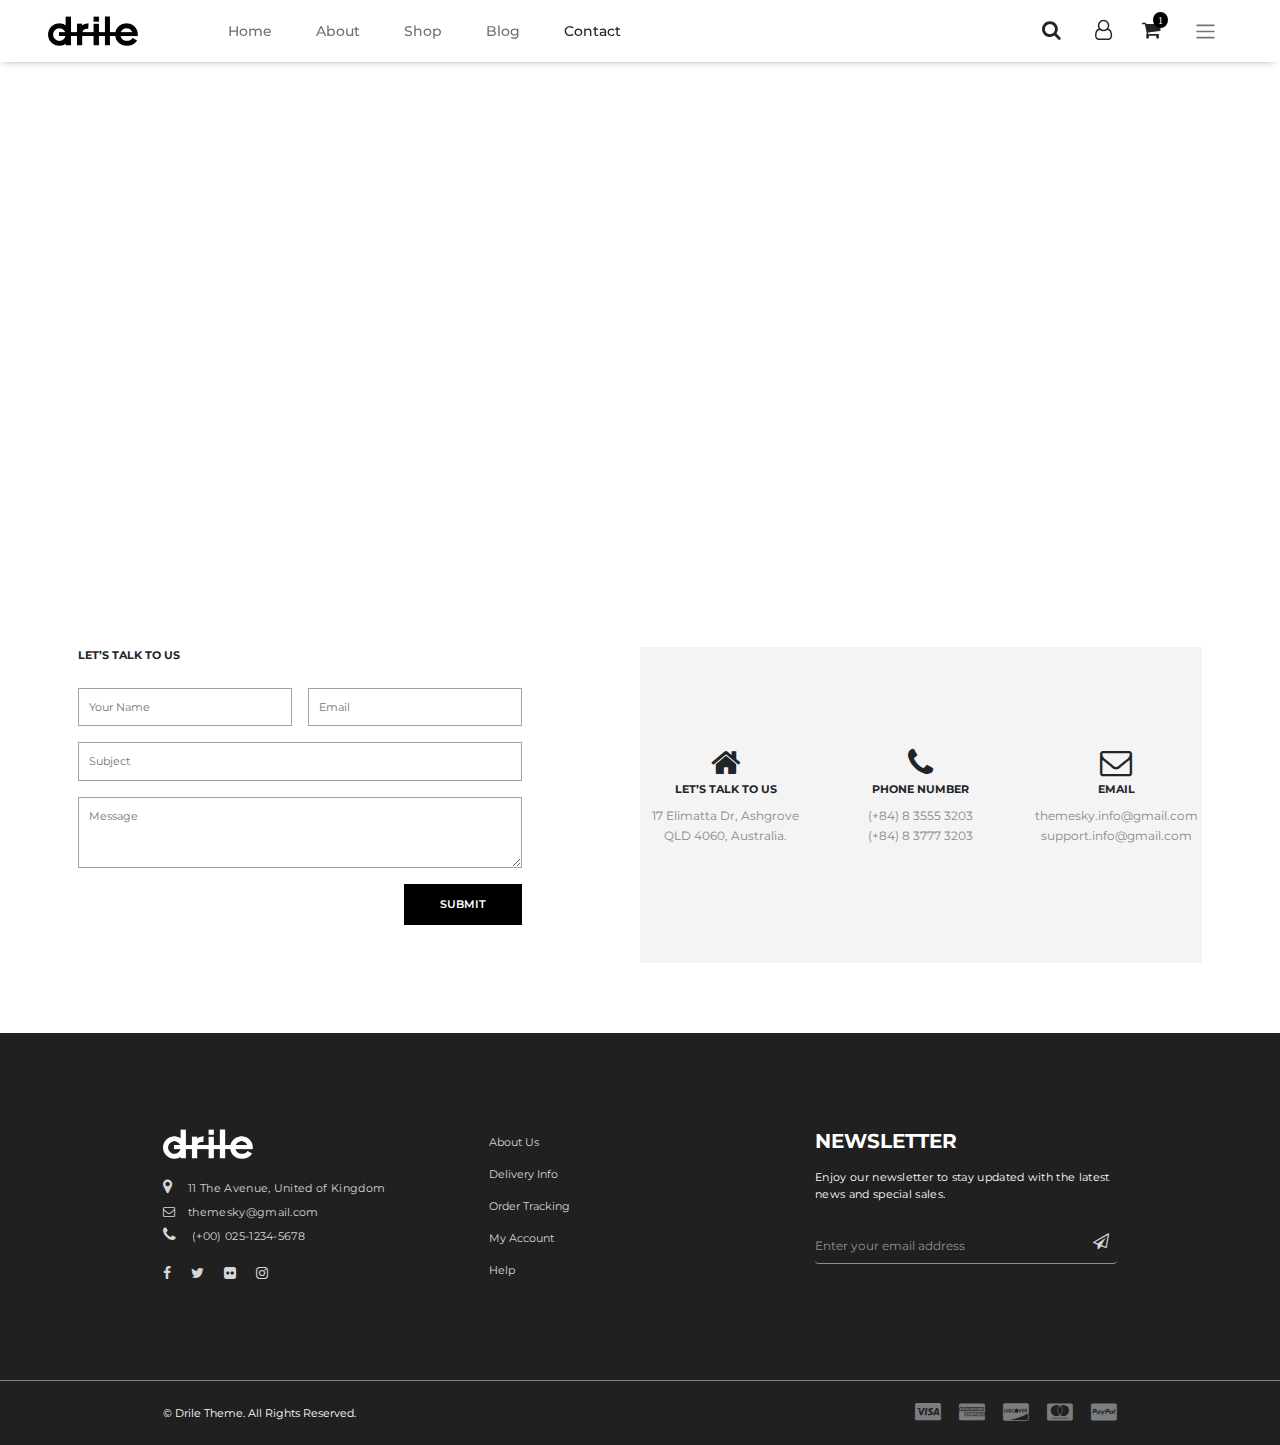
<file: Contact.html>
<!DOCTYPE html>
<html>
<head>
	<meta charset="utf-8">
	<title>Contact</title>
	<link rel="stylesheet" type="text/css" href="css/bootstrap.min.css">
	<script type="text/javascript" src="js/popper.min.js"></script>
	<script type="text/javascript" src="js/bootstrap.min.js"></script>
	<link rel="stylesheet" type="text/css" href="font/css/font-awesome.min.css">
	<link rel="stylesheet" type="text/css" href="style.css">
	<link rel="preload" as="style" href="https://fonts.googleapis.com/css?family=Montserrat:500,600,700,200,300%7CFrank%20Ruhl%20Libre:700&amp;display=swap&amp;ver=1605598816">
	<link rel="stylesheet" href="https://fonts.googleapis.com/css?family=Montserrat:500,600,700,200,300%7CFrank%20Ruhl%20Libre:700&amp;display=swap&amp;ver=1605598816" media="all" onload="this.media='all'">
</head>
<body class="shop-body">

<div class="collapse py-3 px-5" id="navbarToggleExternalContent">
<a class="upper"><i class="fa fa-phone fa-lg" aria-hidden="true"></i> (+00) 025-1234-5678</a>
<a class="upper upper3">English<i class="fa fa-angle-down upper-icon ms-1 fa-lg" aria-hidden="true"></i></a>
<a class="upper upper2">USD<i class="fa fa-angle-down upper-icon ms-1 fa-lg" aria-hidden="true"></i></a>

</div>

	<nav class="navbar main px-3 px-lg-5 navbar-light">
  <div class="div-nav">
    <a class="navbar-brand" href="#"><img src="images/logo.png" class="img-fluid my-3 logo"></a>

          <a class=" lists lists1 d-none d-lg-inline-block active" href="index.html">Home</a>
          <a class=" lists1 " href="About.html">About</a>
          <a class="lists1 " href="Shop.html">Shop</a>
          <a class="lists1 " href="Blog.html">Blog</a>
          <a class="lists1 nav-link" href="Contact.html">Contact</a>
          <i class="fa fa-search nav-icons1 main-shift d-none d-lg-inline-block" aria-hidden="true"></i>
          <i class="fa fa-user-o nav-icons2 " aria-hidden="true"></i>
          <i class="fa fa-shopping-cart nav-icons3" aria-hidden="true">
            <span class="position-absolute  translate-middle soar rounded-circle">1</span>
          </i>


</div>

<button class="navbar-toggler d-lg-none positioning" type="button" data-bs-toggle="collapse" data-bs-target="#navbarSupportedContent" aria-controls="navbarSupportedContent" aria-expanded="false" aria-label="Toggle navigation">
      <span class="navbar-toggler-icon"></span>
    </button>
    <button class="navbar-toggler d-none d-lg-inline-block positioning" type="button" data-bs-toggle="collapse" data-bs-target="#navbarToggleExternalContent" aria-controls="navbarToggleExternalContent" aria-expanded="false" aria-label="Toggle navigation"> <span class="navbar-toggler-icon"></span>
    </button>
    <div class="collapse navbar-collapse" id="navbarSupportedContent">
      <ul class="navbar-nav me-auto mb-2 mb-lg-0">
        <li class="nav-item">
          <a class="small-lists " aria-current="page" href="Home.html">Home</a>
        </li>
        <li class="nav-item">
          <a class="small-lists " href="About.html">About</a>
        </li>
        <li class="nav-item">
          <a class="small-lists " href="Shop.html">Shop</a>
        </li>
        <li class="nav-item">
          <a class="small-lists " href="Blog.html">Blog</a>
        </li>
        <li class="nav-item">
          <a class="small-lists small-lists1 active" href="Contact.html">Contact</a>
        </li>
        </ul>
    </div>
    
  </div>
  
</nav>
<!-- navbar -->
<div class="spacing"></div>

<div class="maps">
<iframe src="https://www.google.com/maps/embed?pb=!1m18!1m12!1m3!1d113377.09616678007!2d152.22805450029105!3d-27.374645583949484!2m3!1f0!2f0!3f0!3m2!1i1024!2i768!4f13.1!3m3!1m2!1s0x6b969a94a5007d5f%3A0x400eef17f20c0b0!2sBuaraba%20QLD%204311%2C%20Australia!5e0!3m2!1sen!2sin!4v1632842824971!5m2!1sen!2sin" width="100%" height="450" style="border:0;" allowfullscreen="" loading="lazy"></iframe>
</div>
<!-- maps -->

<!-- contact -->
<div class="contact">
<div class="row justify-content-between">
<div class="col-lg-5 col-12 mb-lg-0 mb-5 ps-0 pe-lg-4">
<div class="contact-h4 mb-4">LET’S TALK TO US</div>
<form class="">

<div class="d-flex gap-3 mb-3">
  <input type="text" class="form-control pane-con contact-form" id="exampleFormControlInput2" placeholder="Your Name">
  <input type="email" class="form-control pane-con contact-form" id="exampleFormControlInput1" placeholder="Email">
</div>

<div class="mb-3">
  <input type="text" class="form-control pane-con contact-form" id="exampleFormControlInput2" placeholder="Subject">
</div>

<div class="mb-3">
  <textarea class="form-control pane-con contact-form" id="exampleFormControlTextarea1" placeholder="Message" rows="3"></textarea>
</div>

<div class="heaven text-end"><button class="btn div1-butt contact-butt" type="button">SUBMIT</button></div>

</form>
</div>

<div class="col-xl-6 col-lg-7 col-12 contact-sec text-center my-auto ">

<div class="row ">
<div class="col-12 col-sm-4 mb-sm-0 mb-4">
<i class="fa fa-home fa-2x" aria-hidden="true"></i>
<div class="contact-h4 mb-2">LET’S TALK TO US</div>
<p class="pane-p blog-p my-2">17 Elimatta Dr, Ashgrove QLD 4060, Australia.</p>
</div>

<div class="col-12 col-sm-4 mb-sm-0 mb-4">
<i class="fa fa-phone fa-2x" aria-hidden="true"></i>
<div class="contact-h4 mb-2">PHONE NUMBER</div>
<p class="pane-p blog-p mt-2">(+84) 8 3555 3203<br>(+84) 8 3777 3203</p>
</div>

<div class="col-12 col-sm-4">
<i class="fa fa-envelope-o fa-2x" aria-hidden="true"></i>
<div class="contact-h4 mb-2">EMAIL</div>
<p class="pane-p blog-p my-2">themesky.info@gmail.com<BR>support.info@gmail.com</p>
</div>

</div>  <!-- row -->

</div>

</div>
</div>


<!-- footer -->
<div class="footer py-5">

<div class="row justify-content-center">
<div class="col-10 col-md-4 col-xl-3 my-3 my-md-5 ">
<div class="mb-3"><img src="images/footer.png" style="width: 90px;"></div>
<div class="foot-div"><i class="fa fa-map-marker me-3" aria-hidden="true"></i><span class="foot-list">11 The Avenue, United of Kingdom</span></div>
<div class="foot-div"><i class="fa fa-envelope-o footer-icon " aria-hidden="true"></i><span class="foot-list">themesky@gmail.com</span></div>
<div class="foot-div"><i class="fa fa-phone me-3" aria-hidden="true"></i><span class="foot-list">(+00) 025-1234-5678</span></div>
<div class="foot-div2 mt-3">
<i class="fa fa-facebook me-3" aria-hidden="true"></i>
<i class="fa fa-twitter me-3" aria-hidden="true"></i>
<i class="fa fa-flickr me-3" aria-hidden="true"></i>
<i class="fa fa-instagram" aria-hidden="true"></i>
</div>
</div>

<div class="col-10 col-md-3 col-xl-3 my-3 my-md-5 ">
<div class="row gap-2">
<div class="col-6 col-md-12"><span class="foot-info">About Us</span></div>
<div class="col-4 col-md-12"><span class="foot-info">Delivery Info</span></div>
<div class="col-6 col-md-12"><span class="foot-info">Order Tracking</span></div>
<div class="col-4 col-md-12"><span class="foot-info">My Account</span></div>
<div class="col-12"><span class="foot-info">Help</span></div>
</div>
</div>

<div class="col-10 col-md-4 col-xl-3 foot-pos my-3 my-md-5 ">
<div class="row gap-2">
<div class="col-12">
<h5 class="footer-p2 foot-h5">NEWSLETTER</h5>
</div>
<div class="col-12">
<p class="foot-list footer-p2">Enjoy our newsletter to stay updated with the latest news and special sales.</p>
</div>
<div class="col-12">
  <form>
<input type="email" class="form-control foot-mail" placeholder="Enter your email address" id="exampleInputEmail1" aria-describedby="emailHelp"><i class="fa fa-paper-plane-o foot-send mb-md-4" aria-hidden="true"></i>

</form>
</div>
</div>
</div>

</div>  <!-- row -->
</div> <!-- footer -->

<!-- copy -->
<div class="copy">

<div class="row  py-3 align-items-center justify-content-center">
<div class="col-10 col-sm-5 text-center text-sm-start col-md-4 col-xl-3 ">
© Drile Theme. All Rights Reserved.
</div>

<div class="d-sm-block d-none col-sm-1  col-md-1 col-xl-3 my-3 "></div>

<div class="col-10 col-sm-5 col-md-6 mt-2 mt-sm-0 text-center text-sm-end col-xl-3 foot-pos ">
<i class="fa fa-cc-visa copy-icons" aria-hidden="true"></i>
<i class="fa fa-cc-amex copy-icons" aria-hidden="true"></i>
<i class="fa fa-cc-discover copy-icons" aria-hidden="true"></i>
<i class="fa fa-cc-mastercard copy-icons" aria-hidden="true"></i>
<i class="fa fa-cc-paypal copy-icons heels" aria-hidden="true"></i>

</div>

</div>
</div>
<!-- copy -->

</div>

</body>
</html>
</file>
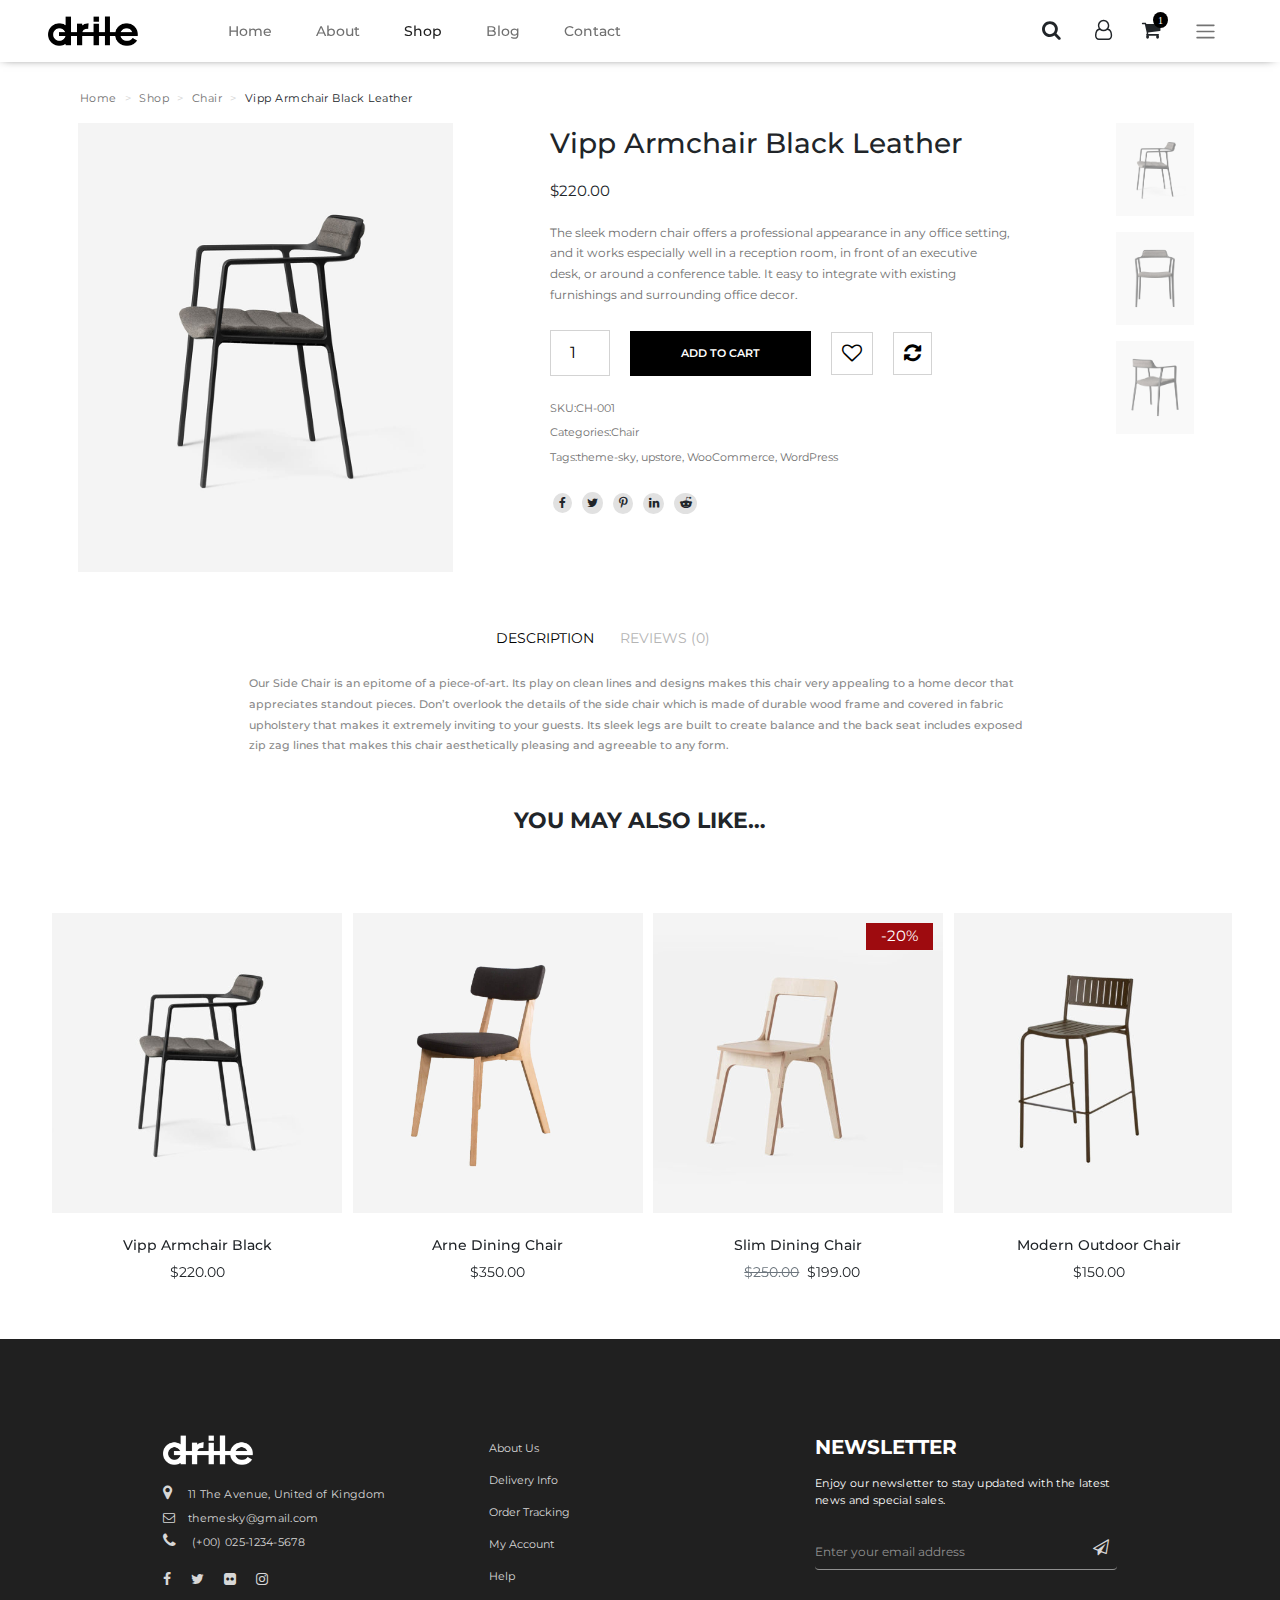
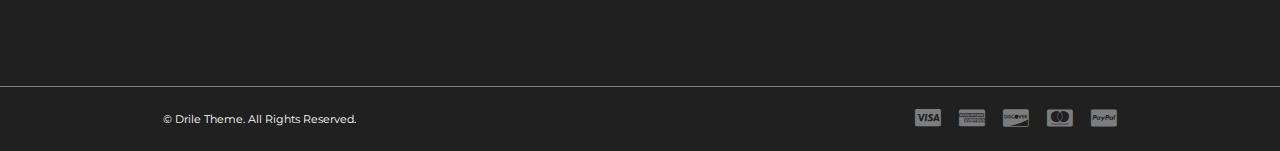
<file: Shop.html>
<!DOCTYPE html>
<html>
<head>
	<meta charset="utf-8">
	<title>Shop</title>
	<link rel="stylesheet" type="text/css" href="css/bootstrap.min.css">
	<script type="text/javascript" src="js/popper.min.js"></script>
	<script type="text/javascript" src="js/bootstrap.min.js"></script>
	<link rel="stylesheet" type="text/css" href="font/css/font-awesome.min.css">
	<link rel="stylesheet" type="text/css" href="style.css">
	<link rel="preload" as="style" href="https://fonts.googleapis.com/css?family=Montserrat:500,600,700,200,300%7CFrank%20Ruhl%20Libre:700&amp;display=swap&amp;ver=1605598816">
	<link rel="stylesheet" href="https://fonts.googleapis.com/css?family=Montserrat:500,600,700,200,300%7CFrank%20Ruhl%20Libre:700&amp;display=swap&amp;ver=1605598816" media="all" onload="this.media='all'">
</head>
<body class="shop-body">

<div class="collapse py-3 px-5" id="navbarToggleExternalContent">
<a class="upper"><i class="fa fa-phone fa-lg" aria-hidden="true"></i> (+00) 025-1234-5678</a>
<a class="upper upper3">English<i class="fa fa-angle-down upper-icon ms-1 fa-lg" aria-hidden="true"></i></a>
<a class="upper upper2">USD<i class="fa fa-angle-down upper-icon ms-1 fa-lg" aria-hidden="true"></i></a>

</div>

	<nav class="navbar main px-3 px-lg-5 navbar-light">
  <div class="div-nav">
    <a class="navbar-brand" href="#"><img src="images/logo.png" class="img-fluid my-3 logo"></a>

          <a class=" lists lists1 d-none d-lg-inline-block active" href="index.html">Home</a>
          <a class=" lists1 " href="About.html">About</a>
          <a class="lists1 nav-link" href="Shop.html">Shop</a>
          <a class="lists1" href="Blog.html">Blog</a>
          <a class="lists1" href="Contact.html">Contact</a>
          <i class="fa fa-search nav-icons1 main-shift d-none d-lg-inline-block" aria-hidden="true"></i>
          <i class="fa fa-user-o nav-icons2 " aria-hidden="true"></i>
          <i class="fa fa-shopping-cart nav-icons3" aria-hidden="true">
            <span class="position-absolute  translate-middle soar rounded-circle">1</span>
          </i>


</div>

<button class="navbar-toggler d-lg-none positioning" type="button" data-bs-toggle="collapse" data-bs-target="#navbarSupportedContent" aria-controls="navbarSupportedContent" aria-expanded="false" aria-label="Toggle navigation">
      <span class="navbar-toggler-icon"></span>
    </button>
    <button class="navbar-toggler d-none d-lg-inline-block positioning" type="button" data-bs-toggle="collapse" data-bs-target="#navbarToggleExternalContent" aria-controls="navbarToggleExternalContent" aria-expanded="false" aria-label="Toggle navigation"> <span class="navbar-toggler-icon"></span>
    </button>
    <div class="collapse navbar-collapse" id="navbarSupportedContent">
      <ul class="navbar-nav me-auto mb-2 mb-lg-0">
        <li class="nav-item">
          <a class="small-lists " aria-current="page" href="Home.html">Home</a>
        </li>
        <li class="nav-item">
          <a class="small-lists " href="#">About</a>
        </li>
        <li class="nav-item">
          <a class="small-lists small-lists1 active" href="Shop.html">Shop</a>
        </li>
        <li class="nav-item">
          <a class="small-lists" href="Blog.html">Blog</a>
        </li>
        <li class="nav-item">
          <a class="small-lists" href="Contact.html">Contact</a>
        </li>
        </ul>
    </div>
    
  </div>
  
</nav>
<!-- navbar -->
<div class="bread-shop"></div>
<nav style="--bs-breadcrumb-divider: '>';" aria-label="breadcrumb" class=" bread">
  <ol class="breadcrumb">
    <li class="breadcrumb-item"><a href="Home.html">Home</a></li>
    <li class="breadcrumb-item"><a href="#">Shop</a></li>
    <li class="breadcrumb-item"><a href="#">Chair</a></li>
    <li class="breadcrumb-item" aria-current="page">Vipp Armchair Black Leather</li>
  </ol>
</nav>
<!-- end of breadcrumb -->
<!-- shop1 -->
<div class="shop1">

<div class="row justify-content-between">

<div class="col-9 col-md-4  p-0">
<div class="tab-content" id="nav-tabContent">
  <div class="tab-pane fade show active" id="list-shop1"><img src="images/thinkbiga.jpg" class="img-fluid thinkbig "></div>

  <div class="tab-pane fade" id="list-shop2"><img src="images/thinkbigb.jpg" class="img-fluid thinkbig "></div>

      <div class="tab-pane fade" id="list-shop3"><img src="images/thinkbigc.jpg" class="img-fluid thinkbig "></div>
    </div>

</div>

<div class="col-12 col-md-6 col-xl-5 order-md-2 order-3  p-1">
<h3 class="shop1-h2">Vipp Armchair Black Leather</h3>
<div class="shop1-dollar">$220.00</div>
<div class="pro shop1-text mb-4">
The sleek modern chair offers a professional appearance in any office setting, and it works especially well in a reception room, in front of an executive desk, or around a conference table. It easy to integrate with existing furnishings and surrounding office decor.
</div>
<div>
<input type="number" value="1" min="1"  class="no text-center me-1 me-lg-3">
<button class="btn div1-butt shop1-butt me-1 me-lg-3" type="button">ADD TO CART</button>
<button class="btn div1-butt shop1-heart me-1 me-lg-3" type="button">
  <i class="fa fa-heart-o shop1-icon-heart" aria-hidden="true"></i>
</button>
<button class="btn div1-butt shop1-heart me-3" type="button">
  <i class="fa fa-refresh shop1-icon-heart" aria-hidden="true"></i>
</button>
</div>
<div class="pro serve-text mt-4 my-2">SKU:CH-001</div>
<div class="pro serve-text my-2">Categories:Chair</div>
<div class="pro serve-text mb-4 my-2">Tags:theme-sky, upstore, WooCommerce, WordPress</div>
<div>
<i class="fa fa-facebook fbrand1" aria-hidden="true"></i>
  <i class="fa fa-twitter fbrand2" aria-hidden="true"></i>
  <i class="fa fa-pinterest-p fbrand3" aria-hidden="true"></i>
  <i class="fa fa-linkedin fbrand4" aria-hidden="true"></i>
  <i class="fa fa-reddit-alien fbrand5" aria-hidden="true"></i>

</div>
</div>

<div class="col-2 col-md-1  order-md-3 order-2  px-2 px-0">
<div class="list-group here gap-3" id="list-tab" role="tablist">
      <a class="list-group-item shop-pad1 list-group-item-action active" id="list-home-list" data-bs-toggle="list" href="#list-shop1" role="tab" aria-controls="list-home">
        <img src="images/thinksmall1.jpg" class="thinksmall">
      </a>
      <a class="list-group-item shop-pad1 list-group-item-action" id="list-profile-list" data-bs-toggle="list" href="#list-shop2" role="tab" aria-controls="list-profile">       
       <img src="images/thinksmall2.jpg" class="thinksmall">
      </a>
      <a class="list-group-item shop-pad1 list-group-item-action" id="list-messages-list" data-bs-toggle="list" href="#list-shop3" role="tab" aria-controls="list-messages">
        <img src="images/thinksmall3.jpg" class="thinksmall">
      </a>
    </div>
</div>

</div> <!-- row -->

</div> <!-- shop1 -->
</div>
<!-- shop-pane -->
<div class="row-cols-1  justify-content-center">
<div class="col-7 col-sm-5 col-4 col-lg-3  mx-auto mx-5">
  <div class="shop-pane mx-auto my-5 mb-3 text-center">
    <div class="list-group" id="list-tab" role="tablist">
      <a class="list-group-item list-group-item-action active inline-block description" id="list-home-list" data-bs-toggle="list" href="#list-description">DESCRIPTION</a>
      <a class="list-group-item list-group-item-action inline-block description" id="list-profile-list" data-bs-toggle="list" href="#list-reviews" role="tab">REVIEWS (0)</a>
    </div>
  </div>
</div>

  <div class="col-11 mx-auto">
    <div class="tab-content decribe" id="nav-tabContent">
     <div class="tab-pane fade show active decribe" id="list-description" role="tabpanel" aria-labelledby="list-home-list">
      <div class="describe col-11 col-xl-8 mx-auto  "> Our Side Chair is an epitome of a piece-of-art. Its play on clean lines and designs makes this chair very appealing to a home decor that appreciates standout pieces. Don’t overlook the details of the side chair which is made of durable wood frame and covered in fabric upholstery that makes it extremely inviting to your guests. Its sleek legs are built to create balance and the back seat includes exposed zip zag lines that makes this chair aesthetically pleasing and agreeable to any form.
      </div>
     </div>
    <div class="tab-pane fade" id="list-reviews" role="tabpanel" aria-labelledby="list-profile-list">
      
<div class="row justify-content-center">

<div class="col-12 col-md-6 col-xl-5 mb-4 text-muted shop-form">There are no reviews yet.</div>
<div class="col-12 col-md-6 col-xl-5 ">
<p class="pane-p">BE THE FIRST TO REVIEW “VIPP ARMCHAIR BLACK LEATHER”</p>
<p class="">
  <i class="fa fa-star-o fa-lg" aria-hidden="true"></i>
<i class="fa fa-star-o fa-lg" aria-hidden="true"></i>
<i class="fa fa-star-o fa-lg" aria-hidden="true"></i>
<i class="fa fa-star-o fa-lg" aria-hidden="true"></i>
<i class="fa fa-star-o fa-lg" aria-hidden="true"></i>
</p>
<div class="mb-3">
  <label for="exampleFormControlTextarea1" class="form-label pane-p">Your review *</label>
  <textarea class="form-control pane-con" id="exampleFormControlTextarea1" rows="3"></textarea>
</div>

<div class="mb-3">
  <label for="exampleFormControlInput2" class="form-label pane-p">Name *</label>
  <input type="text" class="form-control pane-con p-3" id="exampleFormControlInput2" placeholder="">
</div>

<div class="mb-3">
  <label for="exampleFormControlInput1" class="form-label pane-p">Email *</label>
  <input type="email" class="form-control pane-con p-3" id="exampleFormControlInput1" placeholder="">
</div>

<div class="heaven text-end"><button class="btn div1-butt p-2 px-4" type="button">ADD REVIEW</button></div>

</div>


</div>

    </div>
    </div>
  </div>
</div>
<!-- shop pane -->

<!-- shop-carousel -->
<div class="shop-care my-5 mx-3 mx-lg-5">
<div class="adiv2-h4 text-center  mt-5 mb-3">YOU MAY ALSO LIKE…</div>

<div id="carouselExampleControls" class="carousel slide" data-bs-ride="carousel">
  <div class="carousel-inner">

    <div class="carousel-item active"  data-bs-interval="3000ms">
      <div class="row gap-5 gap-md-0 justify-content-sm-between ">

  <div class=" ms-3 col-3 chair hype2">
    <div class="img-fluid chair-div hype">
      <div class="second img-fluid hype"></div>
      <div class="chair-img img-fluid hype"></div>
</div>

  <div class="d-none d-xl-block">
<button type="" class="btn btn-outline-dark div2-bot bot1"><i class="fa fa-eye" aria-hidden="true"></i></button>
<button type="button" class="btn btn-outline-dark div2-bot bot2"><i class="fa fa-refresh" aria-hidden="true"></i></button>
<button type="button" class="btn btn-outline-dark div2-bot bot3"><i class="fa fa-heart-o" aria-hidden="true"></i></button>
<button type="button" class="btn btn-outline-dark div2-bot bot4"><i class="fa fa-shopping-cart" aria-hidden="true"></i></button>
</div>

<h3 class="div2-p hire text-center mt-4">Vipp Armchair Black</h3>
<p class="div2-p hire text-center">$220.00</p>
<div class="text-center  d-xl-none">
<button type="button" class="btn div2-butt-icon hire hire2"><i class="fa fa-refresh butt-icon" aria-hidden="true"></i></button>
<button type="button" class="btn div2-butt-icon hire hire2"><i class="fa fa-shopping-cart butt-icon" aria-hidden="true"></i></button>
<button type="button" class="btn div2-butt-icon hire hire2"><i class="fa fa-heart-o butt-icon" aria-hidden="true"></i></button>
</div>
      </div>

      <div class="col-3 chair hype2">
    <div class="img-fluid chair-div hype">
      <div class="second third img-fluid hype"></div>
      <div class="chair-img third2 img-fluid hype"></div>
  </div>
  <div class="d-none d-xl-block">
<button type="" class="btn btn-outline-dark div2-bot bot1"><i class="fa fa-eye" aria-hidden="true"></i></button>
<button type="button" class="btn btn-outline-dark div2-bot bot2"><i class="fa fa-refresh" aria-hidden="true"></i></button>
<button type="button" class="btn btn-outline-dark div2-bot bot3"><i class="fa fa-heart-o" aria-hidden="true"></i></button>
<button type="button" class="btn btn-outline-dark div2-bot bot4"><i class="fa fa-shopping-cart" aria-hidden="true"></i></button>
</div>

<h3 class="div2-p hire text-center mt-4">Arne Dining Chair</h3>
<p class="div2-p hire text-center">$350.00</p>
<div class="text-center d-xl-none">
<button type="button" class="btn div2-butt-icon hire hire2"><i class="fa fa-refresh butt-icon" aria-hidden="true"></i></button>
<button type="button" class="btn div2-butt-icon hire hire2"><i class="fa fa-shopping-cart butt-icon" aria-hidden="true"></i></button>
<button type="button" class="btn div2-butt-icon hire hire2"><i class="fa fa-heart-o butt-icon" aria-hidden="true"></i></button>
</div>
      </div>


      <div class="col-3 chair hype2">
    <div class="img-fluid chair-div hype">
      <div class="second four img-fluid hype"></div>
      <div class="chair-img four2 img-fluid hype"></div>
  </div>
  <div class="d-none d-xl-block">
<button type="" class="btn btn-outline-dark div2-bot bot1"><i class="fa fa-eye" aria-hidden="true"></i></button>
<button type="button" class="btn btn-outline-dark div2-bot bot2"><i class="fa fa-refresh" aria-hidden="true"></i></button>
<button type="button" class="btn btn-outline-dark div2-bot bot3"><i class="fa fa-heart-o" aria-hidden="true"></i></button>
<button type="button" class="btn btn-outline-dark div2-bot bot4"><i class="fa fa-shopping-cart" aria-hidden="true"></i></button>
</div>
<button class="disc-butt hire">-20%</button>
<h3 class="div2-p text-center hire mt-4">Slim Dining Chair</h3>
<p class="div2-p text-center hire"><span class="text-muted mx-2"><strike>$250.00</strike></span>$199.00</p>
<div class="text-center d-xl-none">
<button type="button" class="btn div2-butt-icon hire hire2"><i class="fa fa-refresh butt-icon" aria-hidden="true"></i></button>
<button type="button" class="btn div2-butt-icon hire hire2"><i class="fa fa-shopping-cart butt-icon" aria-hidden="true"></i></button>
<button type="button" class="btn div2-butt-icon hire hire2"><i class="fa fa-heart-o butt-icon" aria-hidden="true"></i></button>
</div>
      </div>
<!-- cp -->


      <div class="col-3 chair d-lg-inline-block d-none hype2">
    <div class="img-fluid chair-div hype">
      <div class="second five img-fluid hype"></div>
      <div class="chair-img five2 img-fluid hype"></div>
  </div>
  <div class="d-none d-xl-block">
<button type="" class="btn btn-outline-dark div2-bot bot1"><i class="fa fa-eye" aria-hidden="true"></i></button>
<button type="button" class="btn btn-outline-dark div2-bot bot2"><i class="fa fa-refresh" aria-hidden="true"></i></button>
<button type="button" class="btn btn-outline-dark div2-bot bot3"><i class="fa fa-heart-o" aria-hidden="true"></i></button>
<button type="button" class="btn btn-outline-dark div2-bot bot4"><i class="fa fa-shopping-cart" aria-hidden="true"></i></button>
</div>

<h3 class="div2-p text-center hire mt-4">Modern Outdoor Chair</h3>
<p class="div2-p text-center hire">$150.00</p>
<div class="text-center d-xl-none">
<button type="button" class="btn div2-butt-icon hire hire2"><i class="fa fa-refresh butt-icon" aria-hidden="true"></i></button>
<button type="button" class="btn div2-butt-icon hire hire2"><i class="fa fa-shopping-cart butt-icon" aria-hidden="true"></i></button>
<button type="button" class="btn div2-butt-icon hire hire2"><i class="fa fa-heart-o butt-icon" aria-hidden="true"></i></button>
</div>
      </div>
</div>

    </div>

    <div class="carousel-item" data-bs-interval="3000ms">
            <div class="row gap-5 gap-md-0 justify-content-sm-between ">

<div class="col-3 chair hype2">
    <div class="img-fluid chair-div hype">
      <div class="second sofa1 img-fluid hype"></div>
      <div class="chair-img sofa1 img-fluid hype"></div>
  </div>
  <div class="d-none d-xl-block">
<button type="" class="btn btn-outline-dark div2-bot bot1"><i class="fa fa-eye" aria-hidden="true"></i></button>
<button type="button" class="btn btn-outline-dark div2-bot bot2"><i class="fa fa-refresh" aria-hidden="true"></i></button>
<button type="button" class="btn btn-outline-dark div2-bot bot3"><i class="fa fa-heart-o" aria-hidden="true"></i></button>
<button type="button" class="btn btn-outline-dark div2-bot bot4"><i class="fa fa-shopping-cart" aria-hidden="true"></i></button>
</div>

<h3 class="div2-p hire text-center ms-3 mt-4">Cylindo Accent Chair</h3>
<p class="div2-p hire text-center">$699.00</p>
<div class="text-center d-xl-none">
<button type="button" class="btn hire hire2 div2-butt-icon"><i class="fa fa-refresh butt-icon" aria-hidden="true"></i></button>
<button type="button" class="btn hire hire2 div2-butt-icon"><i class="fa fa-shopping-cart butt-icon" aria-hidden="true"></i></button>
<button type="button" class="btn hire hire2 div2-butt-icon"><i class="fa fa-heart-o butt-icon" aria-hidden="true"></i></button>
</div>
      </div>

 <div class="col-3 chair hype2">
    <div class="img-fluid chair-div hype">
      <div class="second sofa2 img-fluid hype"></div>
      <div class="chair-img sofa2b img-fluid hype"></div>
  </div>
  <div class="d-none d-xl-block">
<button type="" class="btn btn-outline-dark div2-bot bot1"><i class="fa fa-eye" aria-hidden="true"></i></button>
<button type="button" class="btn btn-outline-dark div2-bot bot2"><i class="fa fa-refresh" aria-hidden="true"></i></button>
<button type="button" class="btn btn-outline-dark div2-bot bot3"><i class="fa fa-heart-o" aria-hidden="true"></i></button>
<button type="button" class="btn btn-outline-dark div2-bot bot4"><i class="fa fa-shopping-cart" aria-hidden="true"></i></button>
</div>
<button class="disc-butt hire">-31%</button>

<h3 class="div2-p text-center mt-4 hire">Cylindo Fabric Sofa</h3>
<p class="div2-p text-center hire"><span class="text-muted mx-2"><strike>$1,459.00</strike></span>$1,000.00</p>
<div class="text-center d-xl-none">
<button type="button" class="btn hire hire2 div2-butt-icon"><i class="fa fa-refresh butt-icon" aria-hidden="true"></i></button>
<button type="button" class="btn hire hire2 div2-butt-icon"><i class="fa fa-shopping-cart butt-icon" aria-hidden="true"></i></button>
<button type="button" class="btn hire hire2 div2-butt-icon"><i class="fa fa-heart-o butt-icon" aria-hidden="true"></i></button>
</div>
      </div>

 <div class="col-3 chair hype2">
    <div class="img-fluid chair-div hype">
      <div class="second sofa3 img-fluid hype"></div>
      <div class="chair-img sofa3b img-fluid hype"></div>
  </div>
  <div class="d-none d-xl-block">
<button type="" class="btn btn-outline-dark div2-bot bot1"><i class="fa fa-eye" aria-hidden="true"></i></button>
<button type="button" class="btn btn-outline-dark div2-bot bot2"><i class="fa fa-refresh" aria-hidden="true"></i></button>
<button type="button" class="btn btn-outline-dark div2-bot bot3"><i class="fa fa-heart-o" aria-hidden="true"></i></button>
<button type="button" class="btn btn-outline-dark div2-bot bot4"><i class="fa fa-shopping-cart" aria-hidden="true"></i></button>
</div>
<h3 class="div2-p text-center hire mt-4">Haiku 2-Seater Sofa</h3>
<p class="div2-p text-center hire">$999.00 – $1,499.00</p>
<div class="text-center d-xl-none">
<button type="button" class="btn hire hire2 div2-butt-icon"><i class="fa fa-refresh butt-icon" aria-hidden="true"></i></button>
<button type="button" class="btn hire hire2 div2-butt-icon"><i class="fa fa-shopping-cart butt-icon" aria-hidden="true"></i></button>
<button type="button" class="btn hire hire2 div2-butt-icon"><i class="fa fa-heart-o butt-icon" aria-hidden="true"></i></button>
</div>
      </div>

<div class="col-3 chair hype2 d-lg-inline-block d-none">
    <div class="img-fluid chair-div hype">
      <div class="second sofa4 img-fluid hype"></div>
      <div class="chair-img sofa4b img-fluid hype"></div>
  </div>
  <div class="d-none d-xl-block">
<button type="" class="btn btn-outline-dark div2-bot bot1"><i class="fa fa-eye" aria-hidden="true"></i></button>
<button type="button" class="btn btn-outline-dark div2-bot bot2"><i class="fa fa-refresh" aria-hidden="true"></i></button>
<button type="button" class="btn btn-outline-dark div2-bot bot3"><i class="fa fa-heart-o" aria-hidden="true"></i></button>
<button type="button" class="btn btn-outline-dark div2-bot bot4"><i class="fa fa-shopping-cart" aria-hidden="true"></i></button>
</div>
<button class="disc-butt hire sofa4col">HOT</button>

<h3 class="div2-p hire text-center mt-4">Fabric Outdoor Sofa</h3>
<p class="div2-p text-center hire">$699.00 – $799.00</p>
<div class="text-center d-xl-none">
<button type="button" class="btn hire hire2 div2-butt-icon"><i class="fa fa-refresh butt-icon" aria-hidden="true"></i></button>
<button type="button" class="btn hire hire2 div2-butt-icon"><i class="fa fa-shopping-cart butt-icon" aria-hidden="true"></i></button>
<button type="button" class="btn hire hire2 div2-butt-icon"><i class="fa fa-heart-o butt-icon" aria-hidden="true"></i></button>
</div>
      </div>

            </div>
    </div>
    
  </div>
  <button class="carousel-control-prev twin " type="button" data-bs-target="#carouselExampleControls" data-bs-slide="prev">
    <span class="carousel-control-prev-icon" aria-hidden="true"></span>
  </button>

  <button class="carousel-control-next twin " type="button" data-bs-target="#carouselExampleControls" data-bs-slide="next">
    <span class="carousel-control-next-icon" aria-hidden="true"></span>
  </button>
</div>
</div>
<!-- footer -->
<div class="footer feet mt-5 py-5">

<div class="row justify-content-center">
<div class="col-10 col-md-4 col-xl-3 my-3 my-md-5 ">
<div class="mb-3"><img src="images/footer.png" style="width: 90px;"></div>
<div class="foot-div"><i class="fa fa-map-marker me-3" aria-hidden="true"></i><span class="foot-list">11 The Avenue, United of Kingdom</span></div>
<div class="foot-div"><i class="fa fa-envelope-o footer-icon " aria-hidden="true"></i><span class="foot-list">themesky@gmail.com</span></div>
<div class="foot-div"><i class="fa fa-phone me-3" aria-hidden="true"></i><span class="foot-list">(+00) 025-1234-5678</span></div>
<div class="foot-div2 mt-3">
<i class="fa fa-facebook me-3" aria-hidden="true"></i>
<i class="fa fa-twitter me-3" aria-hidden="true"></i>
<i class="fa fa-flickr me-3" aria-hidden="true"></i>
<i class="fa fa-instagram" aria-hidden="true"></i>
</div>
</div>

<div class="col-10 col-md-3 col-xl-3 my-3 my-md-5 ">
<div class="row gap-2">
<div class="col-6 col-md-12"><span class="foot-info">About Us</span></div>
<div class="col-4 col-md-12"><span class="foot-info">Delivery Info</span></div>
<div class="col-6 col-md-12"><span class="foot-info">Order Tracking</span></div>
<div class="col-4 col-md-12"><span class="foot-info">My Account</span></div>
<div class="col-12"><span class="foot-info">Help</span></div>
</div>
</div>

<div class="col-10 col-md-4 col-xl-3 foot-pos my-3 my-md-5 ">
<div class="row gap-2">
<div class="col-12">
<h5 class="footer-p2 foot-h5">NEWSLETTER</h5>
</div>
<div class="col-12">
<p class="foot-list footer-p2">Enjoy our newsletter to stay updated with the latest news and special sales.</p>
</div>
<div class="col-12">
  <form>
<input type="email" class="form-control foot-mail" placeholder="Enter your email address" id="exampleInputEmail1" aria-describedby="emailHelp"><i class="fa fa-paper-plane-o foot-send mb-md-4" aria-hidden="true"></i>

</form>
</div>
</div>
</div>

</div>  <!-- row -->
</div> <!-- footer -->

<!-- copy -->
<div class="copy">

<div class="row  py-3 align-items-center justify-content-center">
<div class="col-10 col-sm-5 text-center text-sm-start col-md-4 col-xl-3 ">
© Drile Theme. All Rights Reserved.
</div>

<div class="d-sm-block d-none col-sm-1  col-md-1 col-xl-3 my-3 "></div>

<div class="col-10 col-sm-5 col-md-6 mt-2 mt-sm-0 text-center text-sm-end col-xl-3 foot-pos ">
<i class="fa fa-cc-visa copy-icons" aria-hidden="true"></i>
<i class="fa fa-cc-amex copy-icons" aria-hidden="true"></i>
<i class="fa fa-cc-discover copy-icons" aria-hidden="true"></i>
<i class="fa fa-cc-mastercard copy-icons" aria-hidden="true"></i>
<i class="fa fa-cc-paypal copy-icons heels" aria-hidden="true"></i>

</div>

</div>
</div>
<!-- copy -->






</div>

</body>
</html>
</file>
<file: style.css>
body{
	margin: 0px;
	padding: 0px;
	/*height: 3000px;*/
	font-family: "Montserrat", sans-serif;

}
/*.positioning{
    margin-right: 200px !important;
}*/
.main{
	position: fixed;
	width: 100%;
	z-index: 10;
	background-color: white;
	box-shadow: -2px 0px 10px -5px black ;
}
.navbar-toggler-icon {
    background-size: 76% !important;
  }
.logo{
	max-height: 37px;
	max-width: 90px;
}
.lists{
	margin-left: 70px !important;
}
.lists1{
	margin-left: 40px;
	color: #707070;
}
.lists,.lists1,.upper{
	text-decoration: none;
	font-size: 14px;
	font-family: "Montserrat", sans-serif;
	font-weight: 500;
}
.nav-link:hover,.nav-link:focus,.lists1:hover,.small-lists:hover{
	color: black !important;
}
.navbar{
	padding: 0rem;
}
.nav-link{
	display: inline-block !important;
	padding: 0rem;
	color: #202020;
}
.upper{
	color: #202020;
}
.upper-icon{
	color: lightgrey;
	font-weight: 100;
}
.upper2{
	position: absolute;
	right: 50px;
}
.upper3{
	position: absolute;
	right: 130px;
}
.navbar-light,.navbar-toggler{
	border: none !important;
}
.navbar-toggler:focus{
	box-shadow: none;
}
.nav-icons1,.nav-icons2,.nav-icons3{
	font-size: 20px !important;
	position: absolute;
	top: 20px;
	transform: translate(-50%);
}  
.nav-icons1{
	right: 210px;
}
.nav-icons2{
	right: 160px;
}
.nav-icons3{
	right: 110px;
}
.small-lists{
	text-decoration: none;
	font-size: 16px;
	font-family: "Montserrat", sans-serif;
	font-weight: 500;
	color: #707070;
	margin: 10px 0px;
}
.small-lists1{
	color: black !important;
}

@media screen and (max-width: 992px){
	.logo{
		max-width: 90px;
	}
	.nav-link,.lists1{
		display: none !important;
	}
	.main-shift{
	/*margin-left: 200px !important;*/
}
.nav-icons2{
	right: 127px;
}
.nav-icons3{
	right: 77px;
}
.nav-icons1,.nav-icons2,.nav-icons3{
	top: 19px;
}
}
/*nav*/

/*div1*/
.div1-b{
	height: 580px;
}
.carousel{
	top: 60px;
}
.div1-image1{
	max-height: 400px;
	max-width: 300px;
}
.div1-h2{
	font-size: 3vw;
	font-weight: 700;
	font-family: "Montserrat", sans-serif;
}
.div1-p{
	font-size: 14px;
}
.div1-butt{
	background-color: black;
	color: white;
	font-size: 11px;
	font-weight: 600;
	border: 1px solid black !important;
	border-radius: 0;
}
.div1-butt:hover{
	background-color: white !important;
	color: black !important;
}
.pos{
	position: relative;
}
.colour{
	background-color: #FFE6DD;
	height: 580px;
	width: 50%;
	position: absolute;
	left: 50%;
	z-index: -1;
}
.div1-back{
	background-color: black;
	padding: 2.4rem 2rem;
	background-size: 50% !important;
	transition: 200ms;
	bottom: 0px !important;
}
.div1-car{
	opacity: 1;
	align-items: flex-end !important;
	width: 18px;
	left: 47%;
}
.div1-back:hover{
	background-size: 55% !important;
}
.div1{
	height: 580px;
}
.div1-back2{
	background-color: grey !important;
	padding: 2.4rem 2rem;
	background-size: 35% !important;
	transition: 200ms;
	bottom: 0px !important;
}

.div1-car2{
	opacity: 1;
	align-items: flex-end !important;
	width: 16px;
	right: 47%;
}
.col2{
	background-color: #FFEDCA !important;
}
.col3{
	background-color: #F7F0EB;
}
@media screen and (max-width: 992px){
	.div1-image1{
	max-height: 250px;
	max-width: 250px;
}
.div1-b{
	height: 300px;
}
.div1-back{
	background-color: black;
	padding: 1.8rem 1.4rem;
	background-size: 50% !important;
	transition: 200ms;
	bottom: 0px !important;
}

}

@media screen and (max-width: 576px){

.div1-car{
	width: 0px;
	left: 46%;
}
.div1-car2{
	width: 0px;
	right: 45%;
}
.div1-h2{
		font-size: 20px;
	}
}
/*div1*/

/*div2*/
.div2{
	margin-top: 70px;
	padding: 80px 0px 36px 0px;
	font-family: "Montserrat", sans-serif;

}
.div2-h3{
	font-size: 24px;
	font-weight: 700;
}

.div2-lists{
	text-decoration: none;
	color: #A7A7A7;
	font-size: 15px;
	font-weight: 600;
	margin: 0px 20px;
}
.chair{
	max-width: 290px;
	padding: 0;
}
.div2-p{
	font-size: 14px;
}
.div2-butt-icon{
	border: 1px solid lightgrey;
	margin: 0px 5px;
}
.butt-icon{
	color: grey;
}
.chair-img{
background: url(images/chair1b.jpg);
	height: 300px;
	width: 290px;
	background-size: contain !important;
	background-position: center;
}

.second{
	background: url(images/chair1.jpg);
	height: 300px;
	width: 290px;
	position: absolute;
	background-size: contain !important;
	background-position: center;

}
.chair{
	position: relative;
	transition: 400ms !important;
}
.chair-div{
	position: relative;	
	transition: 600ms;	

}
.chair-div:hover{
	opacity: 0.5;
}
.chair-div:hover .second{
	display: none;
}
.div2-bot{
	position: absolute;
	border-radius: 0;
	background-color: white;
	right: 13px;
	display: none;
	transition: 400ms !important;
}
.bot1{
	bottom: 235px;

}
.bot2{
	bottom: 142px;

}
.bot3{
	bottom: 95px;
	padding-left: 10px;

}
.bot4{
	bottom: 189px;
}
.chair:hover .div2-bot{
	display: block;
}
.third{
	background: url(images/chair2.jpg);
}
.third2{
	background: url(images/chair2b.jpg);
}
.four{
	background: url(images/chair3.jpg);
}
.four2{
	background: url(images/chair3b.jpg);
}
.five{
	background: url(images/chair4.jpg);
}
.five2{
	background: url(images/chair4.jpg);
}
.disc-butt{
	background-color: #9E0B0F;
	color: white;
	position: absolute;
	font-size: 15px;
	padding: 2px 15px;
	border: none;
	font-weight: 400;
	top: 10px;
	right: 10px;
}
.sofa1{
	background: url(images/sofa1.jpg);
	background-position: center;
}
.sofa2{
	background: url(images/sofa2.jpg);
	background-position: center;
}
.sofa2b{
	background: url(images/sofa2b.jpg);
}
.sofa3{
	background: url(images/sofa3.jpg);
	background-position: center;
}
.sofa3b{
	background: url(images/sofa3b.jpg);
	background-position: center;
}
.sofa4{
	background: url(images/sofa4.jpg);
	background-position: center;
}
.sofa4b{
	background: url(images/sofa4b.jpg);
	background-position: center;
}
.sofa4col{
	background-color: #F7941D;
}
.lamp1{
	background: url(images/lamp1.jpg);
}
.lamp1b{
	background: url(images/lamp1b.jpg);

}
.lamp2{
	background: url(images/lamp2.jpg);
}
.lamp2b{
	background: url(images/lamp2b.jpg);
}
.lamp3{
	background: url(images/lamp3.jpg);
}
.lamp3b{
	background: url(images/lamp3b.jpg);
}
.lamp4{
	background: url(images/lamp4.jpg);
}
.lamp4b{
	background: url(images/lamp4b.jpg);
}
.tab1{
	background: url(images/tab1.jpg);

}
.tab1b{
	background: url(images/tab1c.jpg);
	background-size: 110% !important;
}
.tab2{
	background: url(images/tab2.jpg);
}
.tab2b{
	background: url(images/tab2b.jpg);
}
.tab3{
	background: url(images/tab3.jpg);
}
.tab3b{
	background: url(images/tab3b.jpg);
}
.tab4{
	background: url(images/tab4.jpg);
	background-position: center;
}
.tab4b{
	background: url(images/tab4b.jpg);
	background-position: center;
}
.bed1{
	background: url(images/bed1.jpg);
	background-position: center;
}
.bed1b{
	background: url(images/bed1b.jpg);
	background-position: center;
}
.bed2{
	background: url(images/bed2.jpg);
	background-position: center;
}
.bed2b{
	background: url(images/bed2b.jpg);
	background-position: center;
}
.bed3{
	background: url(images/bed3.jpg);
	background-position: center;
}
.bed3b{
	background: url(images/bed3b.jpg);
	background-position: center;
}
.bed4{
	background: url(images/bed4.jpg);
	background-position: center;
}
.bed4b{
	background: url(images/bed4b.jpg);
	background-position: center;
}
.hot{
	top: 45px;
}


@media screen and (max-width: 550px){
	.chair-img,.second{
		height: 250px;
	}
}
/*div2*/


/*div4*/

/*.div4-poster{
	background: url(images/poster.jpg);
	height: 350px;
	width: 100%;
	background-size: contain;
	background-repeat: no-repeat;
	position: absolute;
}*/

.div4-pos{
	position: absolute;
	z-index: -1;
}
.div4-h3{
	font-size: 13px;
	font-family: "Montserrat", sans-serif;
	font-weight: 600;
	/*z-index: 5 !important;*/
}
/*.div4-col{
	background-color: #F7F7F9;
	z-index: -6;
}*/
.div4-h1{
	font-size: 3vw;
	font-family: "Montserrat", sans-serif;
	font-weight: 700;

}
.div4-butt{
	padding: 10px 30px;
}
.fifty{
	font-size: 12vw;
	color: #F5E5E8;
	font-weight: 900;
	position: absolute;
	left: 50%;
	top: -40px;
	transform: translate(-50%);
	z-index: -1;

}
.div4{
	position: relative;
	height: 250px;
	top: -100px;
}
.divextra{
	margin-top: -50px;
}
@media screen and (max-width: 768px){
	.div4-col{
	background-color: #F7F7F9;
	z-index: -6;
}
.div4{
	position: relative;
	height: 450px;
}
}
@media screen and (max-width: 670px){
.div4{
	height: 380px;
}
}

/*div4*/
/*div5*/

.div5-block{
	font-size: 20px;
}
.div5-p{
	font-size: 13px;
	font-family: "Montserrat", sans-serif;
}
@media screen and (max-width: 1200px){
.div5{
	margin-top: -100px;
}
}
/*div5*/
/*div6*/
.div6-col{
	/*background-color: pink;*/
	margin-top: -70px;
}
.div6-content{
	height: 100px;
}
.div6-p{
	font-weight: 600;
}
.div6-ps{
	font-size: 12px;
	color: grey;
}
.div6-car{
	background-color: black !important;
	border-radius: 50% !important;
	height: 10px !important;
	width: 10px !important;
	border: 1px solid black;
}
/*div6*/
.div7{
	height: 180px;
}
/*footer*/
.footer{
	background-color: #202020;
	/*height: 300px;*/
	/*margin-top: 50px;*/
}
.foot-list{
	font-size: 11.3px;
	font-family: "Montserrat", sans-serif;
	letter-spacing: 0.02rem;
}
.foot-div{
	color: rgba(215,215,215,1);
}
.footer-icon{
	font-size: 12px !important;
	margin-right: 13px;
}
.foot-div2{
	color: rgba(215,215,215,1);
	font-size: 14px;
}
.foot-info{
	font-size: 11px;
	font-family: "Montserrat", sans-serif;
	color: rgba(215,215,215,1);
	transition: 400ms;
}
.foot-info:hover{
	color: white;
	cursor: pointer;
}
.footer-p2{
	color: white;
}
.foot-h5{
	font-family: "Montserrat", sans-serif;
	font-weight: 700;
	font-size: 20px;
}
.foot-mail{
	background-color: transparent;
	outline: none;
	border: none;
	border-bottom: 1px solid #909090;
	color: white;
	padding-left: 0px;
}
.foot-mail:hover{
    border-bottom: 1px solid white;
}
.foot-mail:focus {
    color: white;
    background-color: transparent;
    border-color: transparent;
    border-bottom: 1px solid white;
    outline: 0;
    box-shadow: none;
}
.foot-mail::placeholder{
	font-size: 12px;
	color: #909090;
}
.foot-pos{
	position: relative;
}
.foot-send{
	color: rgba(215,215,215,1);
	position: absolute;
	bottom: 7%;
	right: 6%;
}
.foot-send:hover{
	color: #909090;
}
/*div 3*/
.div3 .list-group-item{
	border: none;
	background-color: #EBEBEB;
	transition: 400ms;
}
.div3 .list-group-item:hover{
	background-color: #202020;
	color: white;
}
.div3 .list-group-item.active{
	background-color: #202020;
}
.frame-img{
	height: 303px;
	}


@media screen and (max-width: 768px){
	.frame-img{
		max-height: 200px;
		width: 100%;
	}
}
.div4{
	margin-top: 200px !important;
}
/*extra*/
.fish{
	max-height: 170px !important;
	max-width: 170px !important;
}
.get1,.get2,.get3,.get4{
	padding: 2px 7px !important;
	right: 25px !important;
}
.get3{
	bottom: 91px !important;
	padding: 2px 6px !important;
}
.get2{
	bottom: 130px !important;
}
.get4{
	bottom: 171px !important;
}
.get1{
	bottom: 209px !important;
}
.main-con{
	width: 6% !important;
	background-color: white;
	opacity: 1 !important;
}
.righty{
	background: url(images/rig.jpg) !important;
	background-size: contain !important;
	background-repeat: no-repeat !important;
	background-position: center !important;
	height: 100px !important;
	width: 100px important;
}
.lefty{
	background: url(images/lef.jpg) !important;
	background-size: contain !important;
	background-repeat: no-repeat !important;
	background-position: center !important;
	height: 100px !important;
	width: 100px important;
}
.div-extra{
	/*height: 100px;*/
}
.nexty{
	background: url(images/left.png) !important;
	background-size: 80% !important;
	/*background-size: contain !important;*/
	background-repeat: no-repeat !important;
	background-position: center !important;
	background-color: white !important;
}

.nexty:hover{
	background-size: 90% !important;
}


@media screen and (max-width: 970px){
	.nexty{
		background-size: 54% !important;
	}
	.nexty:hover{
	background-size: 65% !important;
}
.div1-back2{
	padding: 1.8rem 1.3em;
}
}
/*home page*/

/*About page*/
.noob{
	margin-top: 80px;
	font-family: "Montserrat", sans-serif;

}
.abt-div1-h2{
	font-size: 28px;
	font-weight: 700;
}
.adiv1-p{
	font-size: 11px;
	font-family: "Montserrat", sans-serif;
	color: #707074;
	line-height: 1.2rem;
	letter-spacing: 0.02rem;
}
.about-car1{
	margin-top: -120px;
}
.adiv1-carb{
	transform: rotate(90deg);
	bottom: 30%;
	right: -86%;
}
.adiv-car{
	background-color: black !important;
}

/*div2*/
.adiv2{
	padding: 70px 0px;
	font-family: "Montserrat", sans-serif;
}
.adiv2-h4{
	font-weight: 700;
	font-size: 22px;
}
.celeb{
	background-position: center !important;
	transition: 400ms;
}
.celeb:hover{
	opacity: 0.5;
	transform: scale(1.05) !important;
}
.fin{
	overflow: hidden !important;
}
.name{
	font-size: 13px;
	font-weight: 600;
	transition: 400ms;

}
.name:hover{
	color: rgba(232,178,148,1);
}
.pro{
	font-size: 12px;
	color: #707070;
}
.fb,.tw,.pint{
	transition: 400ms;
	margin: 0px 10px;
	font-size: 14px !important;
}
.fb:hover{
	color: #3B5998;
}
.tw:hover{
	color: #1B9FF1;
}
.pint:hover{
	color: #CD2228;
}
.iconme{
	visibility: hidden;
}
.grip:hover .iconme{
	visibility: visible !important;
}
@media screen and (max-width: 992px){
	.iconme{
		visibility: visible;
	}
}
/*div2*/

/*div3*/
.dog{
	font-size: 19px;
	font-family: "Montserrat", sans-serif;
	letter-spacing: 0.03rem;
	line-height: 2rem;
}
.tree-3{
	background-color: #F6F6F8;
}
.change{
	 transform: rotate(90deg);
    bottom: 0%;
    right: -125%;
}
.there{
	padding-bottom: 100px !important;
}
@media screen and (max-width: 582px){
.change{
	bottom: 30%;
}
.change2{
	width: 10px !important;
}
}
@media screen and (max-width: 992px){
.dog{
	font-size: 12px !important;
	line-height: 1.5rem;
}
.change{
	bottom: 60%;
}
}
@media screen and (max-width: 1200px){
.dog{
	font-size: 14px;
}
}
/*div3*/

/*div4*/

.serve-image{
	height: 60px;
	width: 60px;
}
.serve-name{
	font-size: 14px;
}
.serve-text{
	font-size: 11px;
}
 /*div 4*/

/*copy*/
.copy{
	background-color: #202020;
	color: white;
	border-top: 1px solid grey;
	font-family: "Montserrat", sans-serif;
	font-size: 11px;
	box-sizing: border-box;
}
.copy-icons{
	font-size: 20px;
	color: #7C7D7F;
	margin-right: 15px;
}
.heels{
	margin-right: 0px;

}

/*bread*/
.bread-shop{
	padding-top: 90px;
}
.bread{
	font-size: 11px !important;
	letter-spacing: 0.03rem;
	padding: 0px 80px;
}
.bread a{
	text-decoration: underline;
	color: rgba(112,112,112,1); !important;
	text-decoration: none;
}
.bread a:hover{
	text-decoration: underline;
}
.bread .breadcrumb-item+.breadcrumb-item::before{
	color: lightgrey;
}
@media screen and (max-width: 1200px){
	.bread{
	padding: 0px 40px;
}
}
/*bread*/

/*shop1*/
.shop1{
	padding: 0px 90px;
}
.thinkbig{
	max-width: 100%;
}
.thinksmall{
	max-width: 100%;
	opacity: 0.5;
	transition: 400ms;
}
.thinksmall:hover{
	opacity: 1;
}
.shop-pad1{
	padding: 0;
	border: none;
	background-color: transparent !important;
}
.shop1-dollar{
	font-size: 15px;
	margin: 20px 0px 20px 0px;
}
.shop1-text{
	font-size: 11.5px;
	line-height: 1.3rem;
}
.no{
	padding: 10px;
	outline: none;
	width: 60px;
	border: 1px solid lightgrey;
	box-sizing: border-box;
}
.shop1-butt{
	padding: 13px 50px;
}
.shop1-heart{
	border: 1px solid lightgrey !important;
	background-color: transparent !important;
	color: black !important;
	padding: 10px;
}

.shop1-heart:hover{
	border-color: black !important;
}
.shop1-icon-heart{
	font-size: 20px;
}
.fbrand1,.fbrand2,.fbrand3,.fbrand4,.fbrand5{
	visibility: visible !important;
	border-radius: 50%;
	font-size: 12px !important;
	background-color: #E1E1E1;
	transition: 400ms;
	margin: 3px;
	cursor: pointer;
}
.fbrand1{
	padding: 4px 6px;
}
.fbrand2{
	padding: 5px;
}
.fbrand3,.fbrand4,.fbrand5{
	padding: 4.5px 5.5px;
}
.fbrand1:hover{
	color: white;
	background-color: #3B5998;
}
.fbrand2:hover{
	color: white;
	background-color: #2CAAE1;
}
.fbrand3:hover{
	color: white;
	background-color: #CB2027;
}
.fbrand4:hover{
	color: white;
	background-color: #0177B5;
}
.fbrand5:hover{
	color: white;
	background-color: #516AE8;
}

@media screen and (max-width: 1200px){
	.shop1{
	padding: 0px 40px;
}


}
@media screen and (min-width: 768px) and (max-width: 992px){

.no{
	padding: 5px;
}
.shop1-butt {
    padding: 9px 14px;
}
.shop1-heart,.shop1-icon-heart{
	/*padding: 7px;*/
	font-size: 13px;
}

}
/*shop1*/

/*shop pane*/

.shop-pane .list-group-item{
	width: 123px !important;
	display: inline-block !important;
	border: none;
	font-size: 14px;
	transition: 400ms;
}
.shop-pane .list-group{
	flex-direction: row;
}
.description{
	color: #B4B4B4;
}
.shop-pane .list-group-item.active{
	background-color: transparent !important;
	color: black;
	border: none;
}
.describe{
	font-size: 11px !important;
	line-height: 1.3rem;
	color: #888888;
	font-weight: 500;
}
.shop-form{
	font-size: 11px;
}
.pane-p{
	font-size: 11px;
	font-weight: 600;
	color: #888888;
}
.pane-con{
	font-size: 11px;
	border-color: #A3A3A3;
}
.pane-con:focus{
	box-shadow: none !important;
	border-color: #A3A3A3;
}
.pane-con:hover{
	border-color: black;
}
/*shop-pane*/

/*shop-carousel*/

.twin{
	background-color: black;
	width: 3%;
	height: 40px;
	visibility: hidden;
	transition: 400ms;
	top: 30%;
}
.shop-care:hover .twin{
	visibility: visible;
}

@media screen and (max-width: 1250px){
.hype{
	max-width: 200px !important;
	max-height: 200px !important;
}
.hype2{
	max-width: 200px !important;
}
}

@media screen and (max-width: 768px){
.hype{
	max-width: 130px !important;
	max-height: 150px !important;
}
.hype2{
	max-width: 150px !important;

}
.hire{
	font-size: 10px !important;
}
.hire2{
	padding: 5px 7px !important;
}

}
.feet{
	margin-top: 100px !important;
}
.div2-lists.active{
	color: black;
	background-color: white;
}
/*shop*/

/*blog*/
.spacing{
	padding-top: 120px;
}
.blog{
	padding: 0px 100px;
}
.blog-text{
	font-size: 17px !important;
}
.serve-name{
	cursor: pointer;
}
.under{
	font-size: 11px;
	font-weight: 600;
}
.blog-p{
	font-weight: 400;
	font-size: 11.5px;
	line-height: 1.3rem;
}
.blog-butt{
	font-size: 12px;
	font-weight: 600;
	border-radius: 0;
}
.blog-care{
	margin-top: -60px;
}
.blog-pic{
   width: 100% !important;
   height: 50vh !important;
}
.hear{
	box-sizing: border-box !important;
}
.blog-pg{
	background-color: white;
	color: black;
	border-radius: 50% !important;
	border: none;
	margin: 0px 0px;
	padding: 3px 12px;
	font-size: 12px;
}
.blog-pg:hover,.blog-pg.active{
	background-color: #E1E1E1;
	color: black;
	font-weight: 700;
}
.blog-icon{
	font-size: 10px !important;
}
@media screen and (max-width: 1200px){
	.blog{
	padding: 0px 0px;
}
}
/*blog*/

/*contact*/
.maps{
	padding: 0px 80px;
	filter: grayscale(100%);
}
.contact{
	padding: 70px 90px;
}
.contact-h4{
	font-size: 11px;
	font-weight: 700;
}
.contact-butt{
	padding: 11px 35px;
}
.contact-form{
	padding: 10px;
	border-radius: 0;
}
.contact-sec{
	background-color: #F4F4F4;
	padding: 100px 0px;
}


@media screen and (max-width: 1200px){
	.contact{
	padding: 70px 30px;
}
.maps{
	padding: 0px 20px;
}

}

.upper{
	transition: 400ms;
	cursor: pointer;
}
.upper:hover{
	color: #E9B69A;
}
.soar{
	background-color: black;
	color: white;
	font-size: 10px;
	top: 0;
	left: 100;
	padding: 3px 5px;
}
</file>
